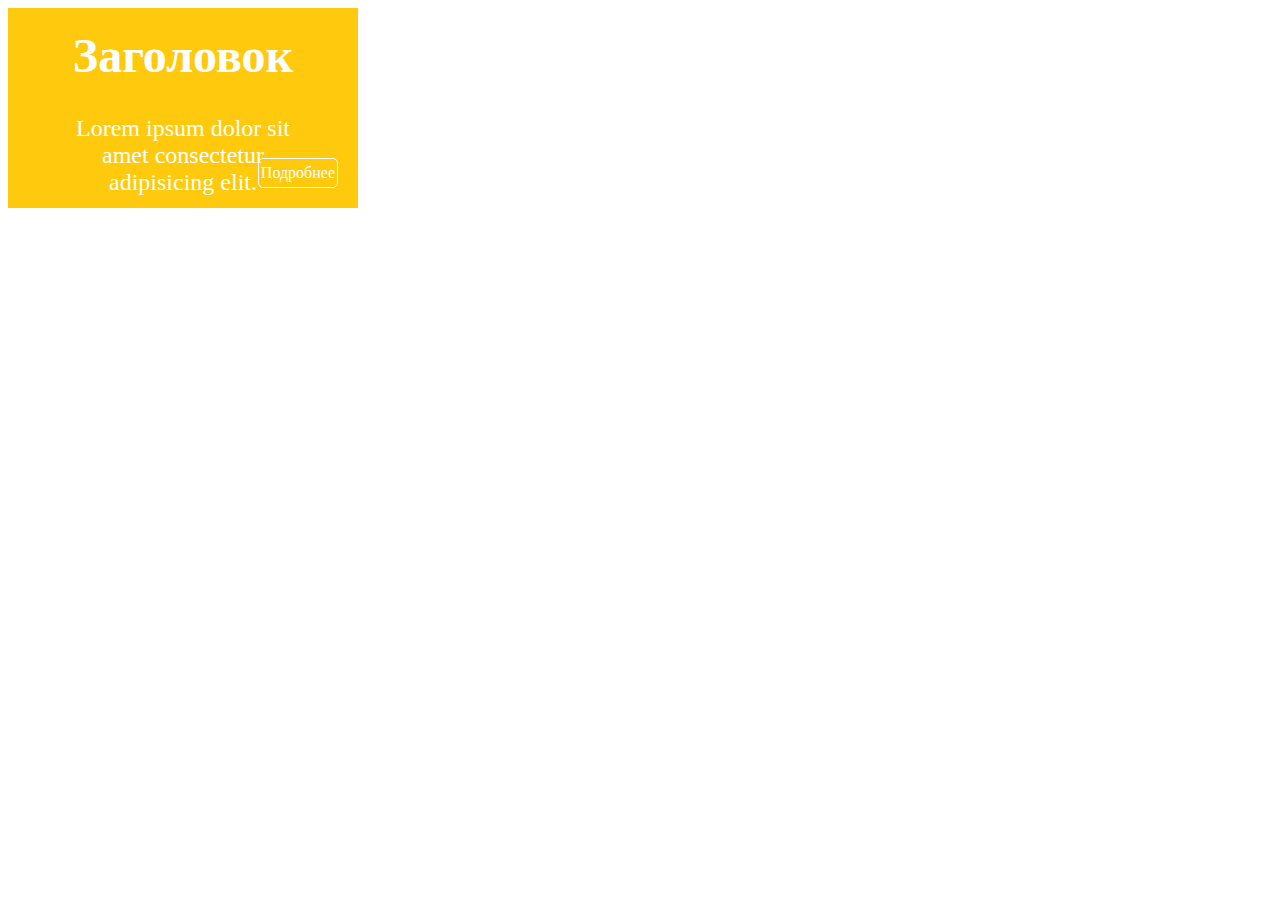
<file: banner/index.html>
<!DOCTYPE html>
<html>

<head>
    <title>Анимированный баннер</title>
    <style>
        #banner {
            width: 350px;
            height: 200px;
            position: relative;
            overflow: hidden;
        }

        #banner-image {
            width: 100%;
            height: 100%;
            object-fit: contain;
        }

        #banner-text {
            position: absolute;
            top: 50%;
            left: 50%;
            transform: translate(-50%, -50%);
            color: white;
            font-size: 24px;
            text-align: center;
        }

        #banner-button {
            position: absolute;
            bottom: 20px;
            right: 20px;
            padding: 5px 2px;
            border: 1px solid white;
            border-radius: 5px;
            color: white;
            text-decoration: none;
        }

        #banner-button:hover {
            background-color: white;
            color: black;
        }

        @keyframes fade-in {
            from {
                opacity: 0;
            }

            to {
                opacity: 1;
            }
        }

        @keyframes fade-out {
            from {
                opacity: 1;
            }

            to {
                opacity: 0;
            }
        }

        @keyframes slide-in-from-left {
            from {
                transform: translateX(-100%);
            }

            to {
                transform: translateX(0);
            }
        }

        @keyframes slide-out-to-right {
            from {
                transform: translateX(0);
            }

            to {
                transform: translateX(100%);
            }
        }

        @keyframes slide-in-from-right {
            from {
                transform: translateX(100%);
            }

            to {
                transform: translateX(0);
            }
        }

        @keyframes slide-out-to-left {
            from {
                transform: translateX(0);
            }

            to {
                transform: translateX(-100%);
            }
        }

        @keyframes slide-in-from-top {
            from {
                transform: translateY(-100%);
            }

            to {
                transform: translateY(0);
            }
        }

        @keyframes slide-out-to-bottom {
            from {
                transform: translateY(0);
            }

            to {
                transform: translateY(100%);
            }
        }

        @keyframes slide-in-from-bottom {
            from {
                transform: translateY(100%);
            }

            to {
                transform: translateY(0);
            }
        }

        @keyframes slide-out-to-top {
            from {
                transform: translateY(0);
            }

            to {
                transform: translateY(-100%);
            }
        }
    </style>
</head>

<body>
    <div id="banner">
        <img id="banner-image" src="banner-image.png" alt="Анимированный баннер">
        <div id="banner-text">
            <h1>Заголовок</h1>
            <p>Lorem ipsum dolor sit amet consectetur adipisicing elit.</p>
        </div>
        <a id="banner-button" href="https://ru.wikipedia.org/" target="_blank">Подробнее</a>
    </div>

    <script>
        // Создаем анимацию для текста
        const bannerText = document.getElementById('banner-text');
        bannerText.style.animation = 'fade-in 2s ease-in-out';

        // Создаем анимацию для кнопки
        const bannerButton = document.getElementById('banner-button');
        bannerButton.style.animation = 'fade-in 2s ease-in-out';

        // Создаем анимацию для перехода между сценами
        const bannerImage = document.getElementById('banner-image');
        let currentScene = 0;
        const scenes = [
            {
                image: 'banner-image-1.png',
                text: 'Первая сцена',
                animation: 'slide-in-from-left'
            },
            {
                image: 'banner-image-2.png',
                text: 'Вторая сцена',
                animation: 'slide-in-from-right'
            },
            {
                image: 'banner-image-3.png',
                text: 'Третья сцена',
                animation: 'slide-in-from-top'
            }
        ];

        function changeScene() {
            // Удаляем анимацию из текущей сцены
            bannerImage.style.animation = '';

            // Меняем изображение и текст
            bannerImage.src = scenes[currentScene].image;
            bannerText.innerHTML = '<h1>' + scenes[currentScene].text + '</h1>';

            // Добавляем анимацию для новой сцены
            bannerImage.style.animation = scenes[currentScene].animation + ' 2s ease-in-out';

            // Переключаемся на следующую сцену
            currentScene = (currentScene + 1) % scenes.length;

            // Запускаем таймер для перехода к следующей сцене
            setTimeout(changeScene, 10000);
        }

        // Запускаем таймер для перехода к следующей сцене
        setTimeout(changeScene, 10000);
    </script>
</body>

</html>
</file>
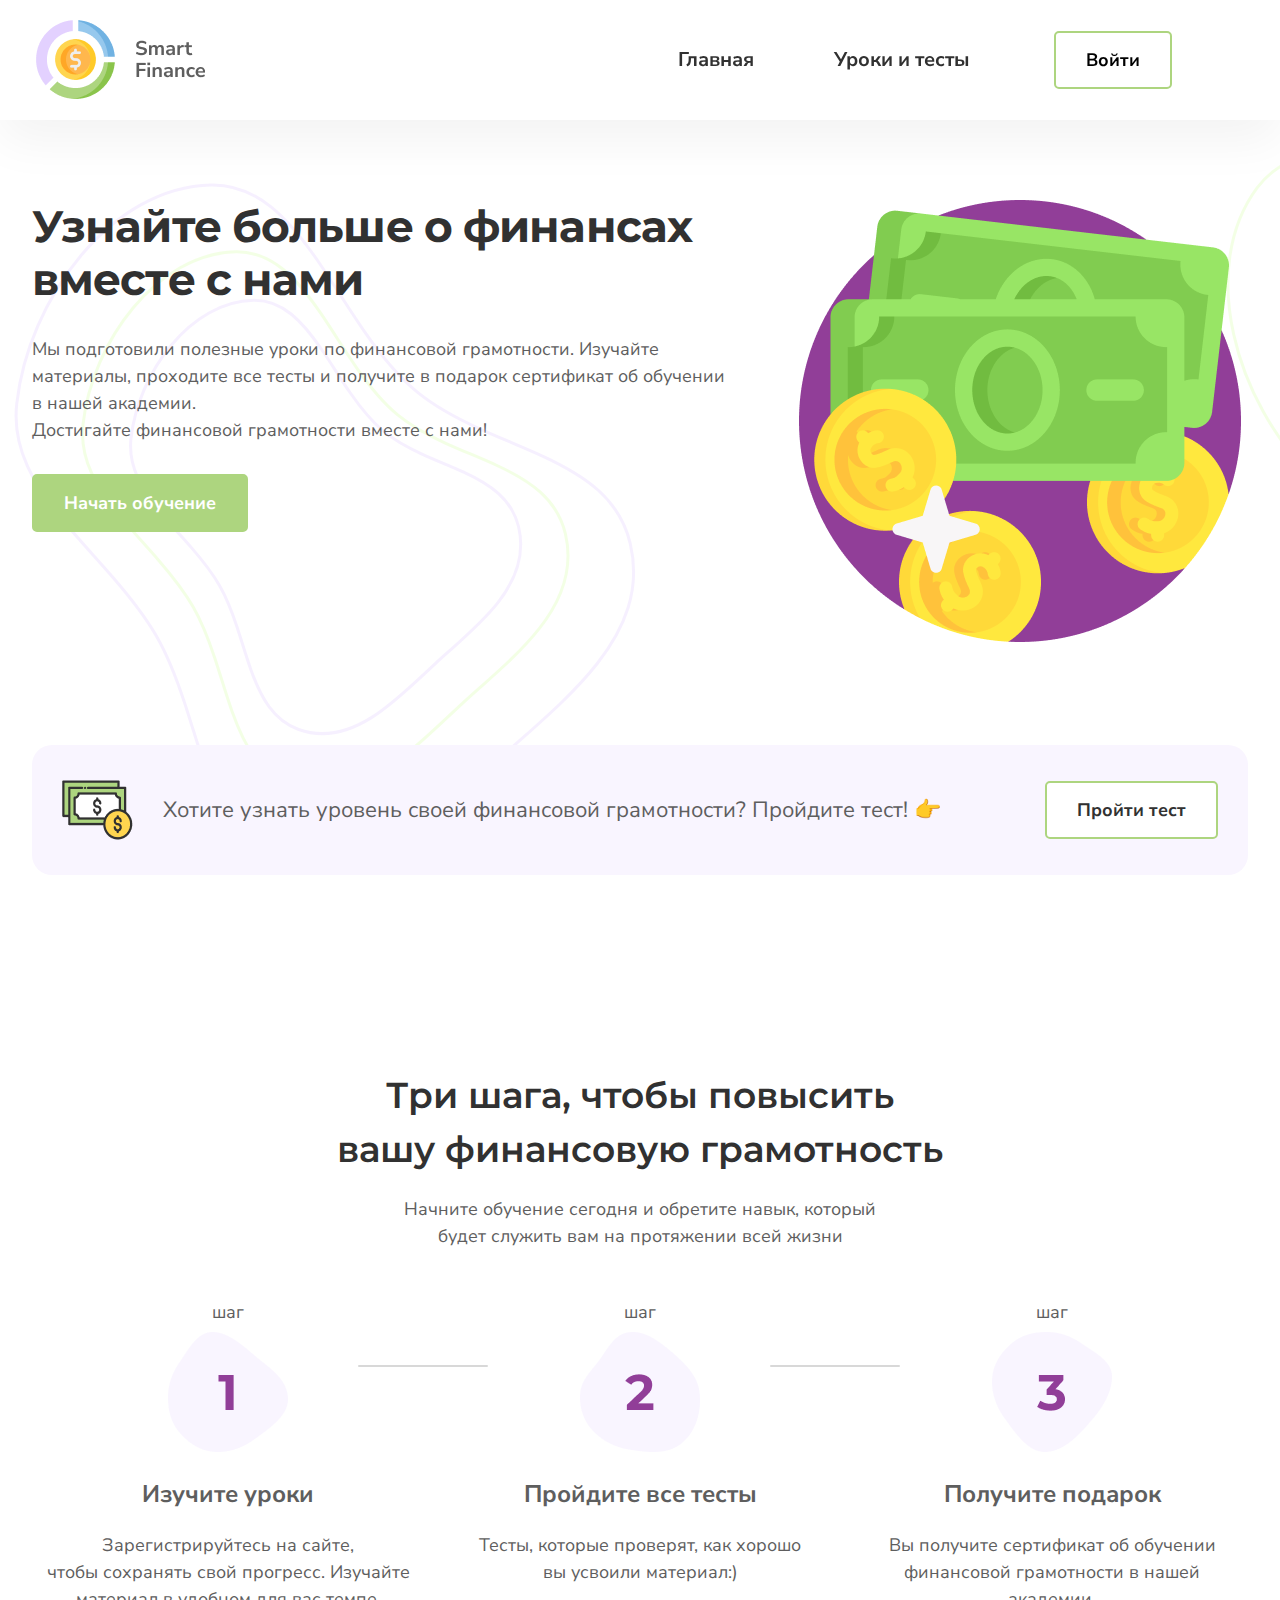
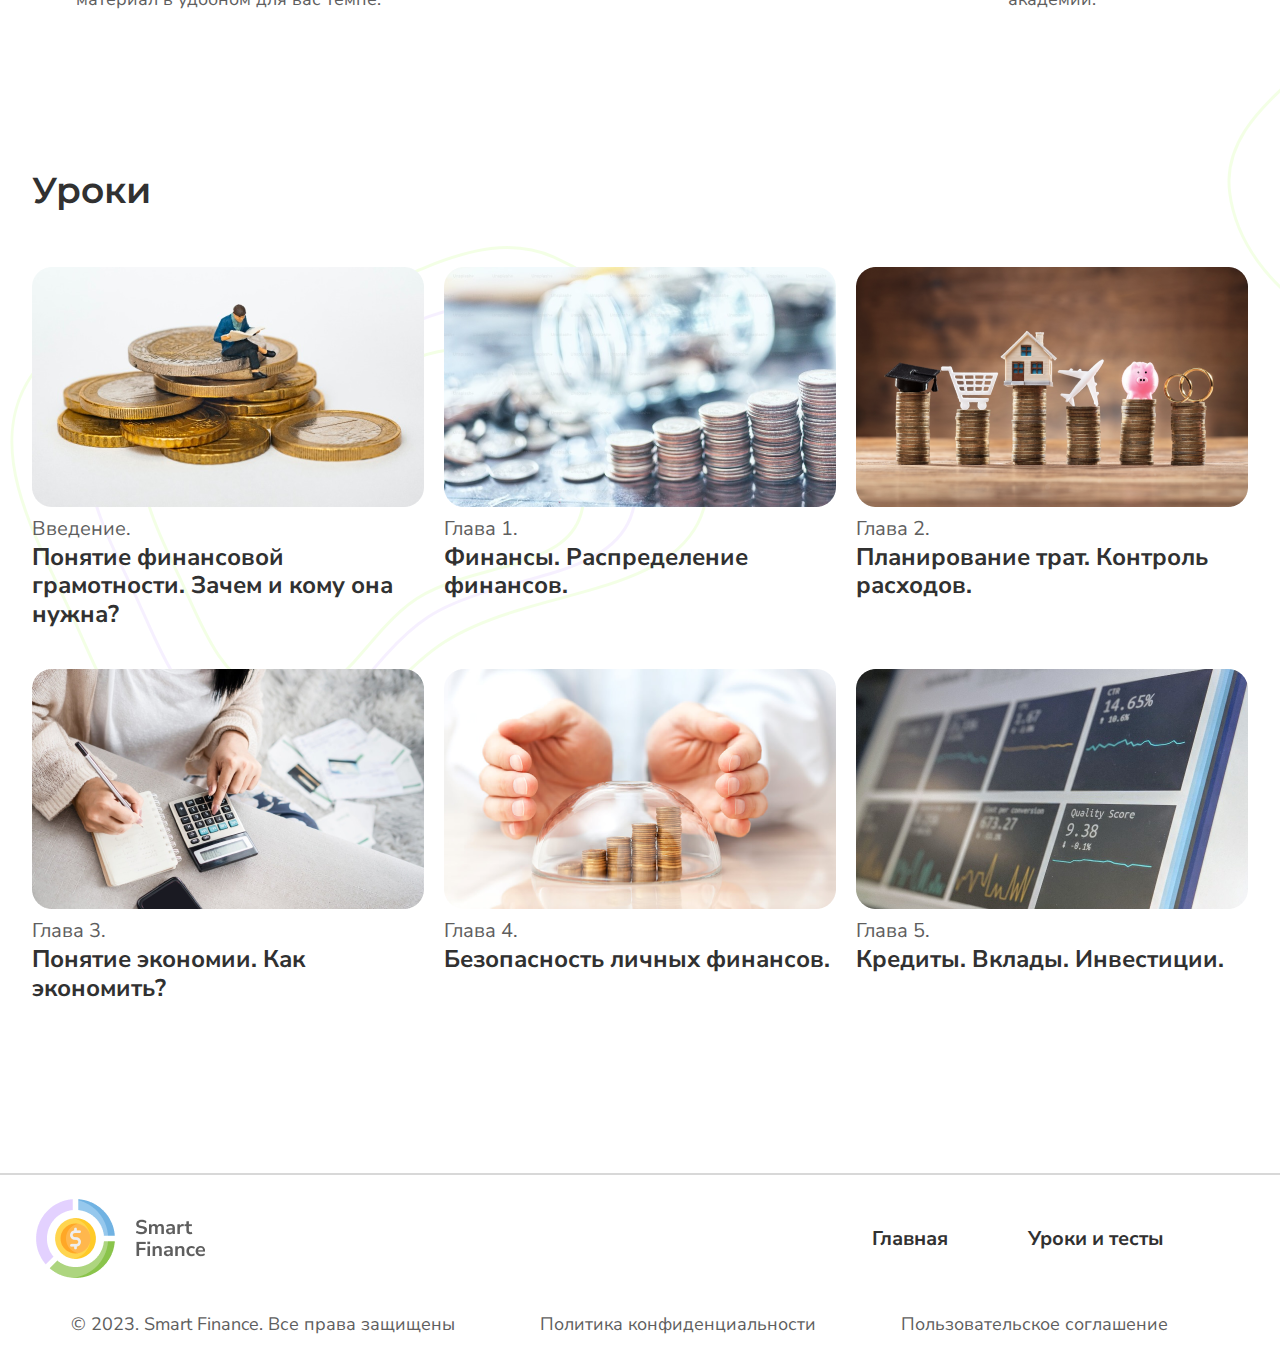
<file: index1.html>
<!DOCTYPE html>
<html lang="en">
<head>
    <meta charset="UTF-8">
    <title>Smart Finance</title>
    <meta name="viewport" content="width=device-width">
    <link rel="stylesheet" href="styles/style.css">
</head>
<body>
<section class="main">
    <header class="header">
        <div class="container">
            <div class="logo">
                <img src="images/logo.png" alt="Logo">
            </div>
            <nav class="menu">
                <input type="checkbox" id="burger-checkbox" class="burger-checkbox">
                <label for="burger-checkbox" class="burger"></label>
                <ul class="menu-list">
                    <li class="menu-item">
                        <a href="index1.html" data-link="main">Главная</a>
                    </li>
                    <li class="menu-item">
                        <a href="index11.html" data-link="lessons">Уроки и тесты</a>
                    </li>
                </ul>
            </nav>
            <div class="access">
                <button class="button" id="access-button">Войти</button>
            </div>
        </div>
    </header>

    <section class="main-content">
        <div class="container">
            <div class="main-info">
                <h1 class="main-title">Узнайте больше о финансах вместе с нами</h1>
                <p class="main-text">
                    Мы подготовили полезные уроки по финансовой грамотности. Изучайте материалы, проходите все тесты
                    и получите в подарок сертификат об обучении в нашей академии.
                    <br>Достигайте финансовой грамотности вместе с нами!
                </p>
                <div class="main-action">
                    <a href="index11.html">
                        <button class="button" id="main-action-button">Начать обучение</button>
                    </a>
                </div>
            </div>
            <img src="images/main-finance.png" alt="Finance" class="main-image">
        </div>
    </section>

    <section class="test">
        <div class="container">
            <div class="test-image">
                <img src="images/test-img.png" alt="TestImage">
            </div>
            <div class="test-info">
                <p class="test-text">Хотите узнать уровень своей финансовой грамотности? Пройдите тест! 👉</p>
            </div>
            <button class="button" id="test-button"><a href="index5.html">Пройти тест</a></button>
        </div>
    </section>
</section>

<section class="steps">
    <div class="container">
        <div class="all-title steps-title">Три шага, чтобы повысить <br> вашу финансовую грамотность</div>
        <p class="steps-slogan">Начните обучение сегодня и обретите навык, который будет служить вам на протяжении всей
            жизни</p>
        <div class="step-items">
            <div class="step-item">
                <p class="step">шаг</p>
                <img src="images/step1.png" alt="Step 1" class="step-item-image">
                <div class="step-item-title">Изучите уроки</div>
                <div class="step-item-text">Зарегистрируйтесь на сайте, чтобы сохранять свой прогресс. Изучайте материал
                    в удобном для вас темпе.
                </div>
            </div>
            <div class="step-line1"></div>
            <div class="step-item">
                <p class="step">шаг</p>
                <img src="images/step2.png" alt="Step 2" class="step-item-image">
                <div class="step-item-title">Пройдите все тесты</div>
                <div class="step-item-text">Тесты, которые проверят, как хорошо вы усвоили материал:)</div>
            </div>
            <div class="step-line2"></div>
            <div class="step-item">
                <p class="step">шаг</p>
                <img src="images/step3.png" alt="Step 3" class="step-item-image">
                <div class="step-item-title">Получите подарок</div>
                <div class="step-item-text">Вы получите сертификат об обучении финансовой грамотности в нашей
                    академии.
                </div>
            </div>
        </div>
    </div>
</section>

<section class="lessons">
    <div class="container">
        <div class="lessons-title all-title"><a href="index11.html" class="lesson-item-a">Уроки</a></div>
        <div class="lesson-items">
            <div class="lesson-item">
                <a href="index3.html" class="lesson-item-a">
                    <img src="images/lesson0.png" alt="Lesson 0" class="lesson-item-image">
                    <div class="lesson-item-title">Введение.</div>
                    <div class="lesson-item-text">Понятие финансовой грамотности. Зачем и кому она нужна?</div>
                </a>
            </div>
            <div class="lesson-item">
                <a href="index2.html" class="lesson-item-a">
                    <img src="images/lesson1.png" alt="Lesson 1" class="lesson-item-image">
                    <div class="lesson-item-title">Глава 1.</div>
                    <div class="lesson-item-text">Финансы. Распределение финансов.</div>
                </a>
            </div>
            <div class="lesson-item">
                <a href="index4.html" class="lesson-item-a">
                    <img src="images/lesson2.png" alt="Lesson 2" class="lesson-item-image">
                    <div class="lesson-item-title">Глава 2.</div>
                    <div class="lesson-item-text">Планирование трат. Контроль расходов.</div>
                </a>
            </div>
            <div class="lesson-item">
                <a href="index6.html" class="lesson-item-a">
                    <img src="images/lesson3.png" alt="Lesson 3" class="lesson-item-image">
                    <div class="lesson-item-title">Глава 3.</div>
                    <div class="lesson-item-text">Понятие экономии. Как экономить?</div>
                </a>
            </div>
            <div class="lesson-item">
                <a href="index7.html" class="lesson-item-a">
                    <img src="images/lesson4.png" alt="Lesson 4" class="lesson-item-image">
                    <div class="lesson-item-title">Глава 4.</div>
                    <div class="lesson-item-text">Безопасность личных финансов.</div>
                </a>
            </div>
            <div class="lesson-item">
                <a href="index8.html" class="lesson-item-a">
                    <img src="images/lesson5.png" alt="Lesson 5" class="lesson-item-image">
                    <div class="lesson-item-title">Глава 5.</div>
                    <div class="lesson-item-text">Кредиты. Вклады. Инвестиции.</div>
                </a>
            </div>
        </div>
    </div>
</section>
<section class="footer-all">
    <footer class="footer">
        <div class="container">
            <div class="logo">
                <img src="images/logo.png" alt="Logo">
            </div>
            <nav class="footer-menu menu">
                <ul class="menu-list">
                    <li class="menu-item">
                        <a href="index1.html" data-link="main">Главная</a>
                    </li>
                    <li class="menu-item">
                        <a href="index11.html" data-link="lessons">Уроки и тесты</a>
                    </li>
                </ul>
            </nav>
        </div>
    </footer>
    <section class="footer-second">
        <div class="container">
            <div class="footer-info">
                <p>© 2023. Smart Finance. Все права защищены</p>
                <p>Политика конфиденциальности</p>
                <p>Пользовательское соглашение</p>
            </div>
        </div>
    </section>
</section>
</body>
</html>
</file>
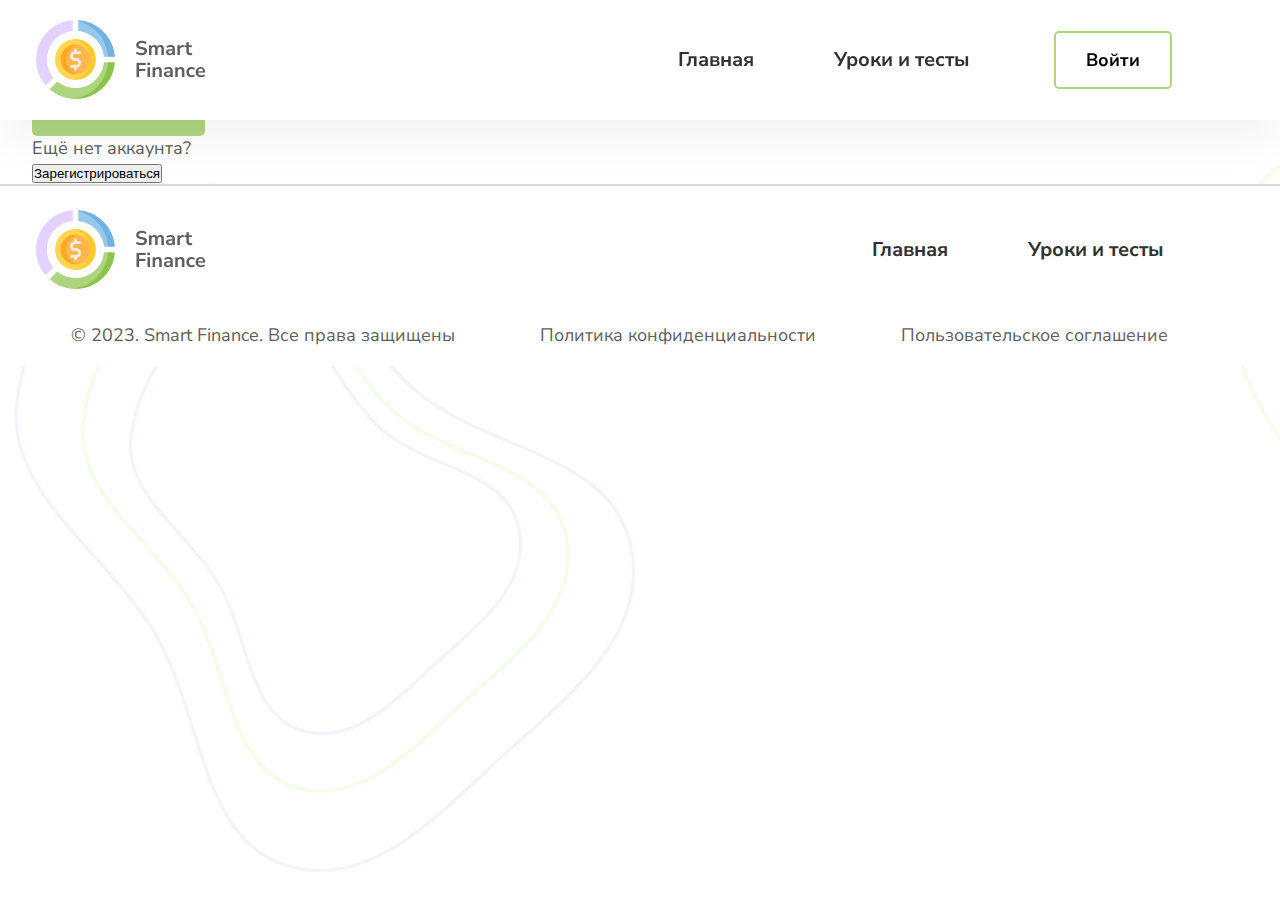
<file: index10.html>
<!DOCTYPE html>
<html lang="en">
<head>
    <meta charset="UTF-8">
    <meta name="viewport" content="width=device-width">
    <title>Entrance</title>
    <link rel="stylesheet" href="styles/style.css">
</head>
<body>
<section class="main">
    <header class="header">
        <div class="container">
            <div class="logo">
                <a href="index1.html">
                    <img src="images/logo.png" alt="Logo">
                </a>
            </div>
            <nav class="menu">
                <input type="checkbox" id="burger-checkbox" class="burger-checkbox">
                <label for="burger-checkbox" class="burger"></label>
                <ul class="menu-list">
                    <li class="menu-item">
                        <a href="index1.html" data-link="main">Главная</a>
                    </li>
                    <li class="menu-item">
                        <a href="index11.html" data-link="lessons">Уроки и тесты</a>
                    </li>
                </ul>
            </nav>
            <div class="access">
                <button class="button" id="access-button">Войти</button>
            </div>
        </div>
    </header>
</section>
<section class="registration">
    <div class="container">
        <h1 class="all-title">Войдите в аккаунт</h1>
        <form action="">
            <div class="input-info">
                <label>Укажите вашу электронную почту
                    <input type="email" size="30" placeholder="Ваша электронная почта" required>
                </label>
                <label>Введите пароль
                    <input type="password" size="10" placeholder="Ваш пароль" required>
                </label>
            </div>
            <button class="button" id="main-action-button"><input type="submit">Войти</button>
            <div class="line-entrance"></div>
            <p>Ещё нет аккаунта?</p>
            <button>Зарегистрироваться</button>
        </form>
    </div>
</section>

<section class="footer-all">
    <footer class="footer">
        <div class="container">
            <div class="logo">
                <img src="images/logo.png" alt="Logo">
            </div>
            <nav class="footer-menu menu">
                <ul class="menu-list">
                    <li class="menu-item">
                        <a href="index1.html" data-link="main">Главная</a>
                    </li>
                    <li class="menu-item">
                        <a href="index11.html" data-link="lessons">Уроки и тесты</a>
                    </li>
                </ul>
            </nav>
        </div>
    </footer>
    <section class="footer-second">
        <div class="container">
            <div class="footer-info">
                <p>© 2023. Smart Finance. Все права защищены</p>
                <p>Политика конфиденциальности</p>
                <p>Пользовательское соглашение</p>
            </div>
        </div>
    </section>
</section>
</body>
</html>
</file>
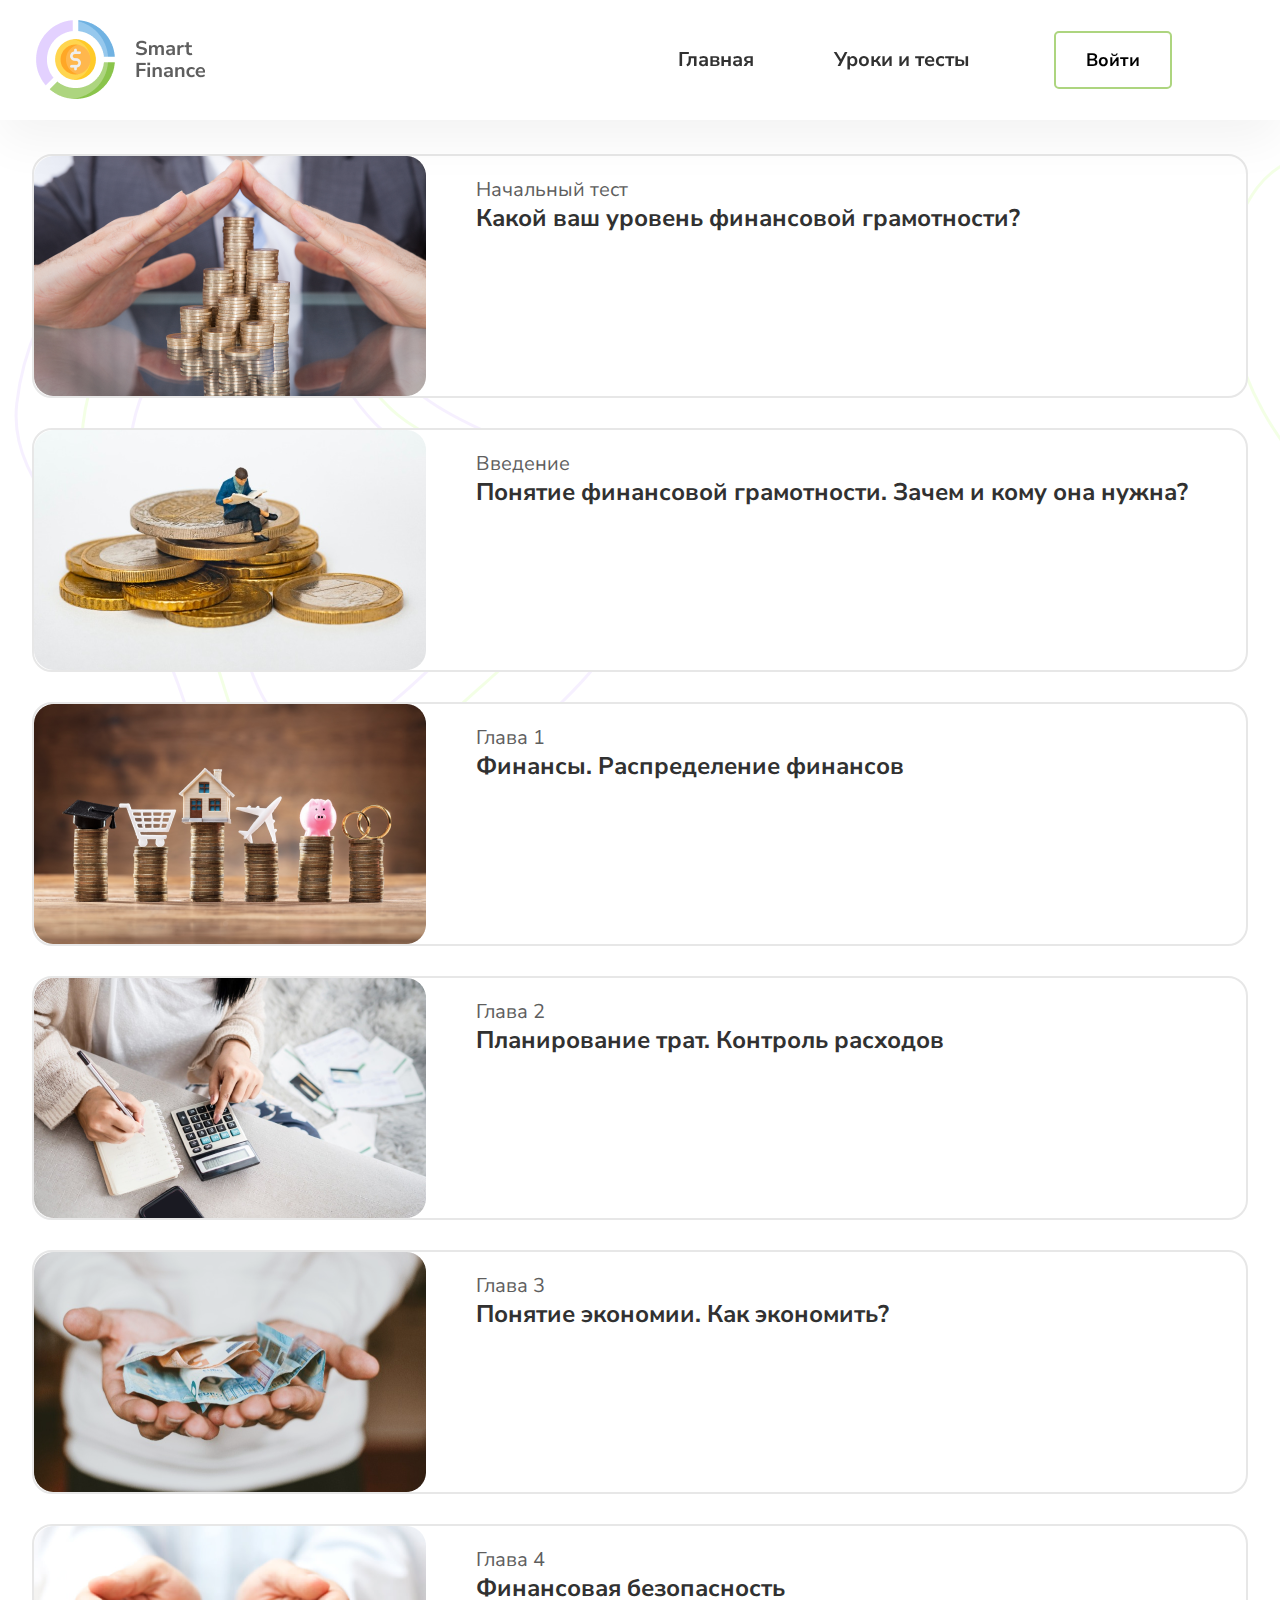
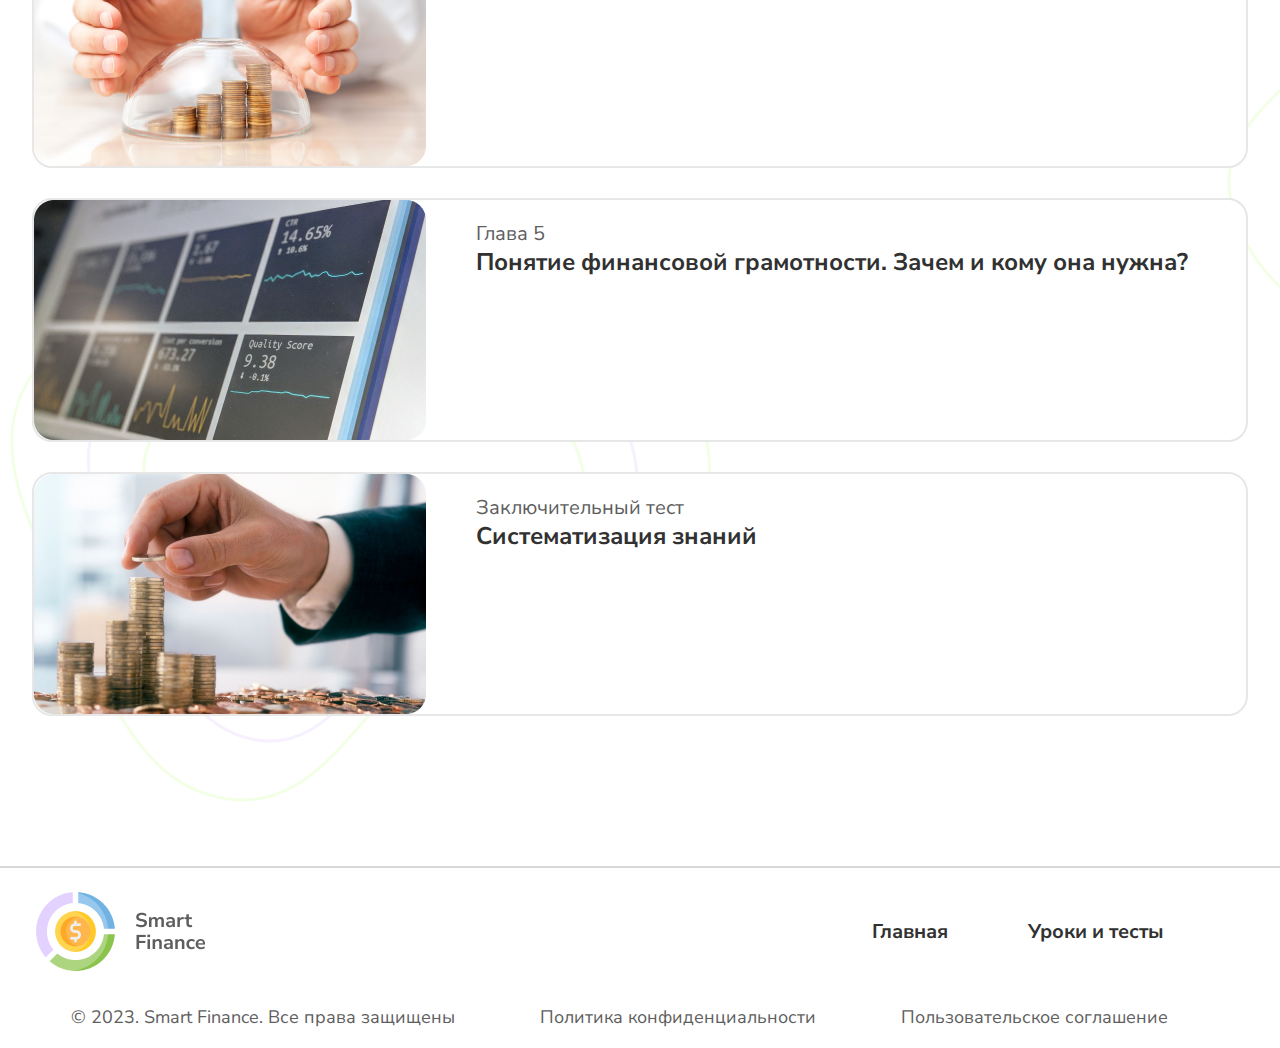
<file: index11.html>
<!DOCTYPE html>
<html lang="en">
<head>
    <meta charset="UTF-8">
    <meta name="viewport" content="width=device-width">
    <title>Lessons and tests</title>
    <link rel="stylesheet" href="styles/style.css">
</head>
<body>
<section class="main">
    <header class="header">
        <div class="container">
            <div class="logo">
                <a href="index1.html">
                    <img src="images/logo.png" alt="Logo">
                </a>
            </div>
            <nav class="menu">
                <input type="checkbox" id="burger-checkbox" class="burger-checkbox">
                <label for="burger-checkbox" class="burger"></label>
                <ul class="menu-list">
                    <li class="menu-item">
                        <a href="index1.html" data-link="main">Главная</a>
                    </li>
                    <li class="menu-item">
                        <a href="index11.html" data-link="lessons">Уроки и тесты</a>
                    </li>
                </ul>
            </nav>
            <div class="access">
                <button class="button" id="access-button">Войти</button>
            </div>
        </div>
    </header>
</section>
<section class="list">
    <div class="container">
        <div class="all-title">Уроки и тесты</div>
        <div class="list-items">
            <div class="list-item">
                <img src="images/lessons-list-test1.png" alt="" class="list-item-image">
                <div class="list-item-text">
                    <div class="lesson-item-title">Начальный тест</div>
                    <a href="index5.html">
                        <div class="lesson-item-text">Какой ваш уровень финансовой грамотности?</div>
                    </a>
                    <div class="lesson-test-result">
<!--                       <img src="images/test-result-good.png" alt="">-->
<!--                      <p>8 из 8 правильных ответов. Завершено на 100%</p>-->
                    </div>
                </div>
            </div>
            <div class="list-item">
                <img src="images/lessons-list-0.png" class="list-item-image">
                <div class="list-item-text">
                    <div class="lesson-item-title">Введение</div>
                    <a href="index3.html">
                        <div class="lesson-item-text">Понятие финансовой грамотности. Зачем и кому она нужна?</div>
                    </a>
                </div>
            </div>
            <div class="list-item">
                <img src="images/lessons-list-1.png" class="list-item-image">
                <div class="list-item-text">
                    <div class="lesson-item-title">Глава 1</div>
                    <a href="index2.html">
                        <div class="lesson-item-text">Финансы. Распределение финансов</div>
                    </a>
                </div>
            </div>
            <div class="list-item">
                <img src="images/lessons-list-2.png" class="list-item-image">
                <div class="list-item-text">
                    <div class="lesson-item-title">Глава 2</div>
                    <a href="index4.html">
                        <div class="lesson-item-text">Планирование трат. Контроль расходов</div>
                    </a>
                </div>
            </div>
            <div class="list-item">
                <img src="images/lessons-list-3.png" class="list-item-image">
                <div class="list-item-text">
                    <div class="lesson-item-title">Глава 3</div>
                    <a href="index6.html">
                        <div class="lesson-item-text">Понятие экономии. Как экономить?</div>
                    </a>
                </div>
            </div>
            <div class="list-item">
                <img src="images/lessons-list-4.png" class="list-item-image">
                <div class="list-item-text">
                    <div class="lesson-item-title">Глава 4</div>
                    <a href="index7.html">
                        <div class="lesson-item-text">Финансовая безопасность</div>
                    </a>
                </div>
            </div>
            <div class="list-item">
                <img src="images/lessons-list-5.png" class="list-item-image">
                <div class="list-item-text">
                    <div class="lesson-item-title">Глава 5</div>
                    <a href="index8.html">
                        <div class="lesson-item-text">Понятие финансовой грамотности. Зачем и кому она нужна?</div>
                    </a>
                </div>
            </div>
            <div class="list-item">
                <img src="images/lessons-list-test2.png" alt="" class="list-item-image">
                <div class="list-item-text">
                    <div class="lesson-item-title">Заключительный тест</div>
                    <a href="index12.html">
                        <div class="lesson-item-text">Систематизация знаний</div>
                    </a>
                    <div class="lesson-test-result">
<!--                        <img src="images/test-result-good.png" alt="">-->
<!--                        <p>Вы ещё не приступали к прохождению теста</p>-->
                    </div>
                </div>
            </div>
        </div>
    </div>
</section>
<section class="footer-all">
    <footer class="footer">
        <div class="container">
            <div class="logo">
                <img src="images/logo.png" alt="Logo">
            </div>
            <nav class="footer-menu menu">
                <ul class="menu-list">
                    <li class="menu-item">
                        <a href="index1.html" data-link="main">Главная</a>
                    </li>
                    <li class="menu-item">
                        <a href="index11.html" data-link="lessons">Уроки и тесты</a>
                    </li>
                </ul>
            </nav>
        </div>
    </footer>
    <section class="footer-second">
        <div class="container">
            <div class="footer-info">
                <p>© 2023. Smart Finance. Все права защищены</p>
                <p>Политика конфиденциальности</p>
                <p>Пользовательское соглашение</p>
            </div>
        </div>
    </section>
</section>
</body>
</html>
</file>
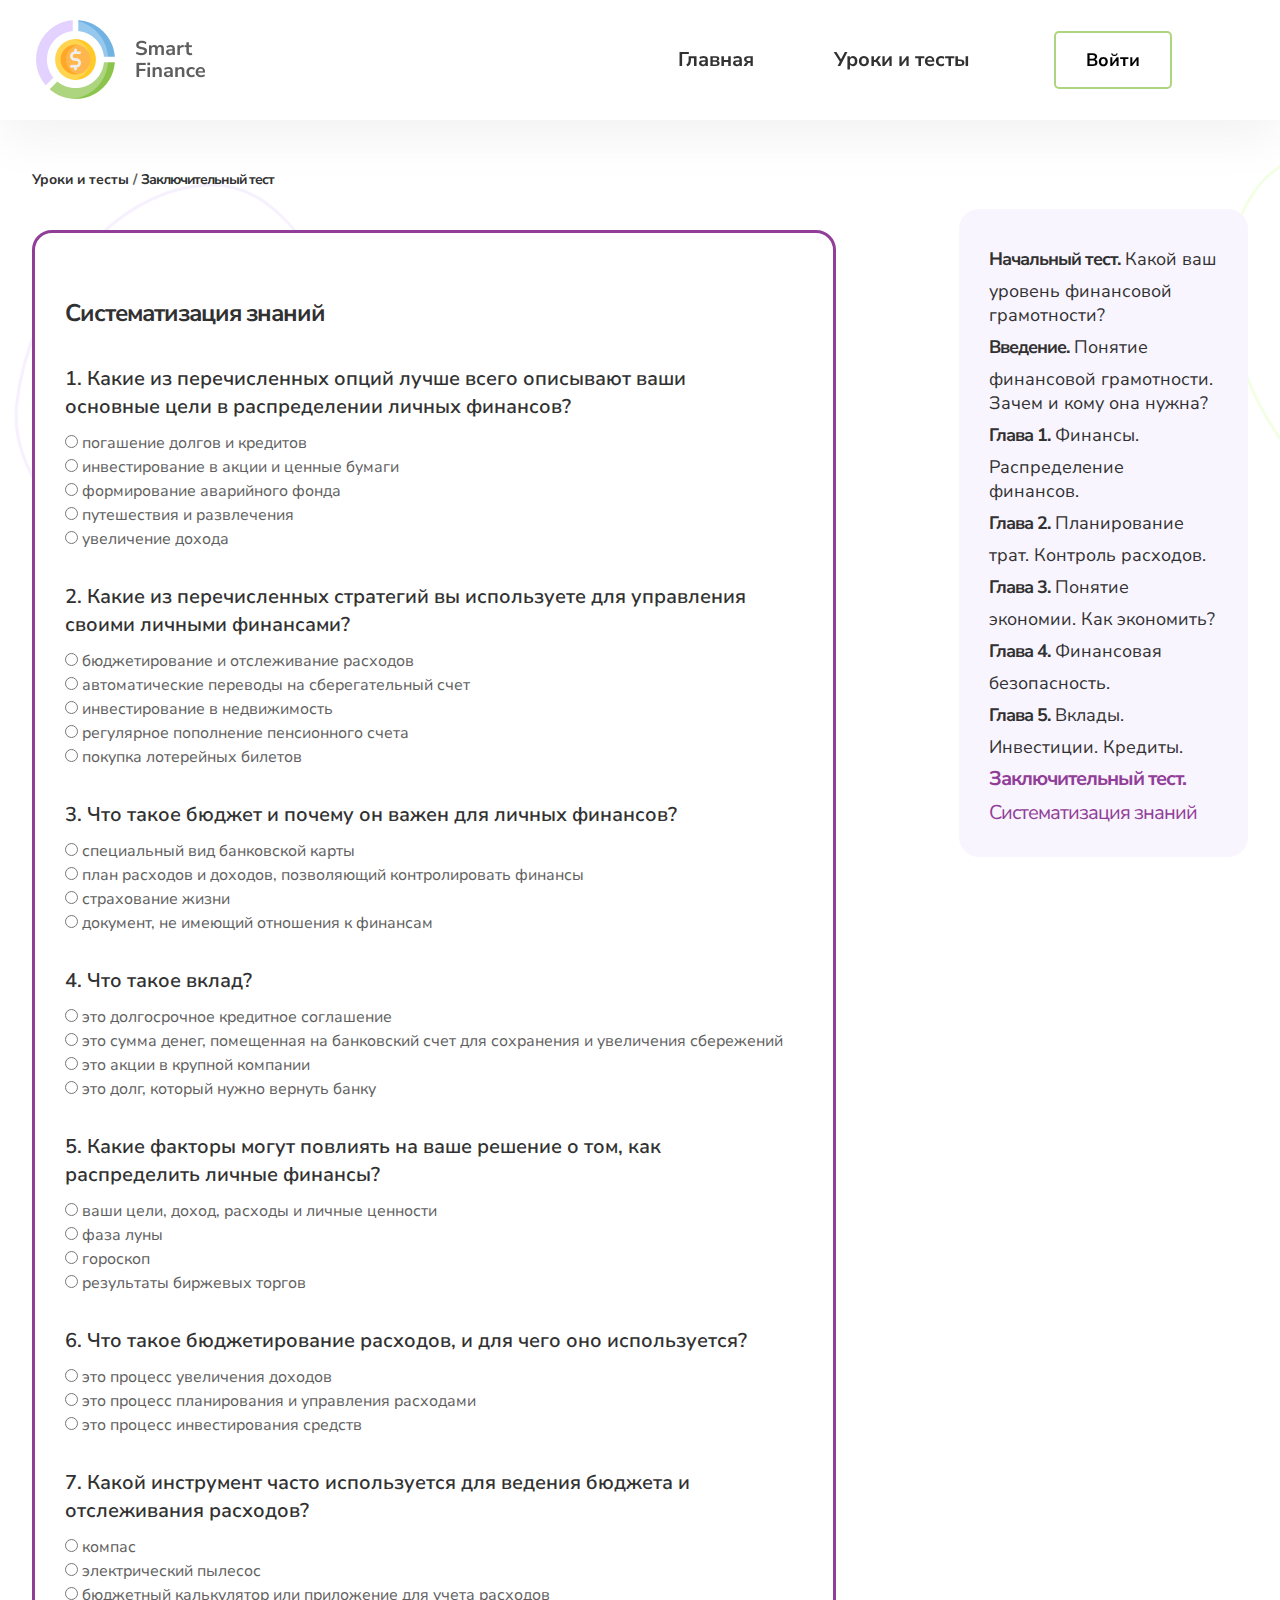
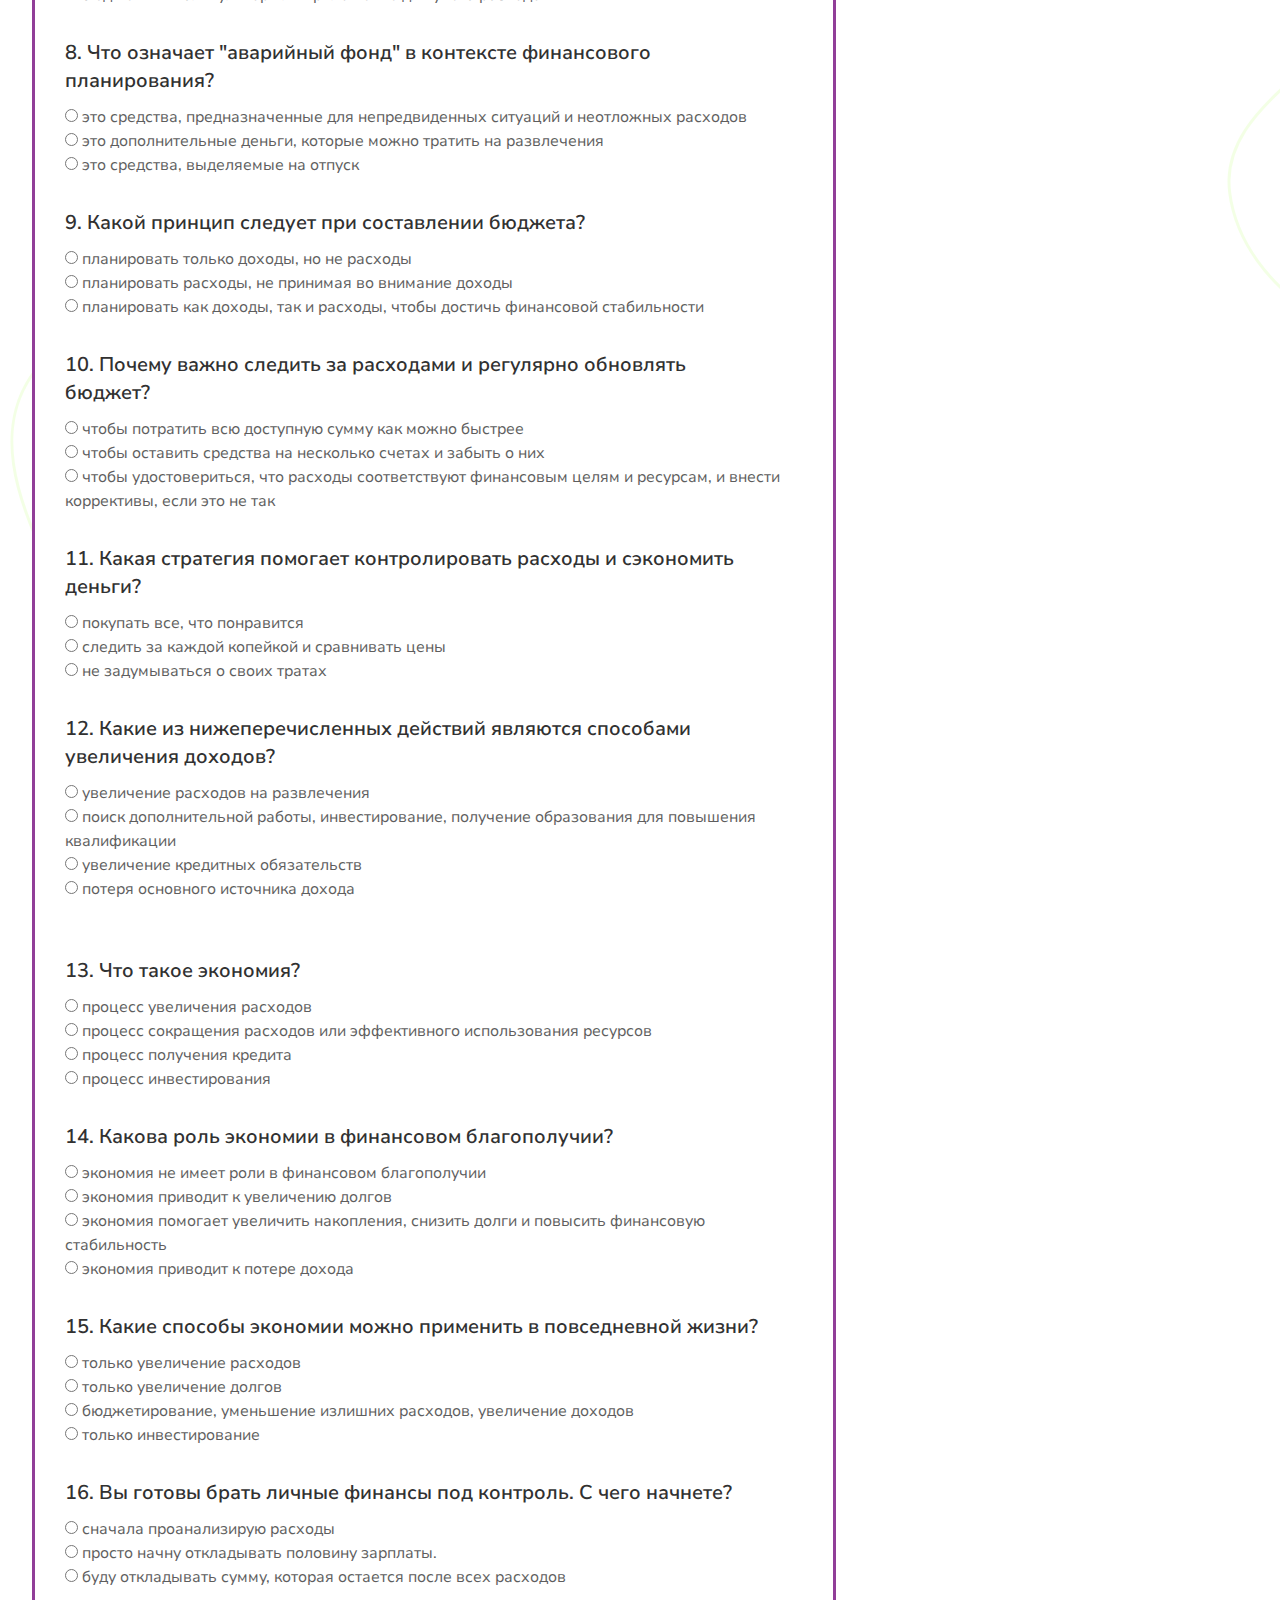
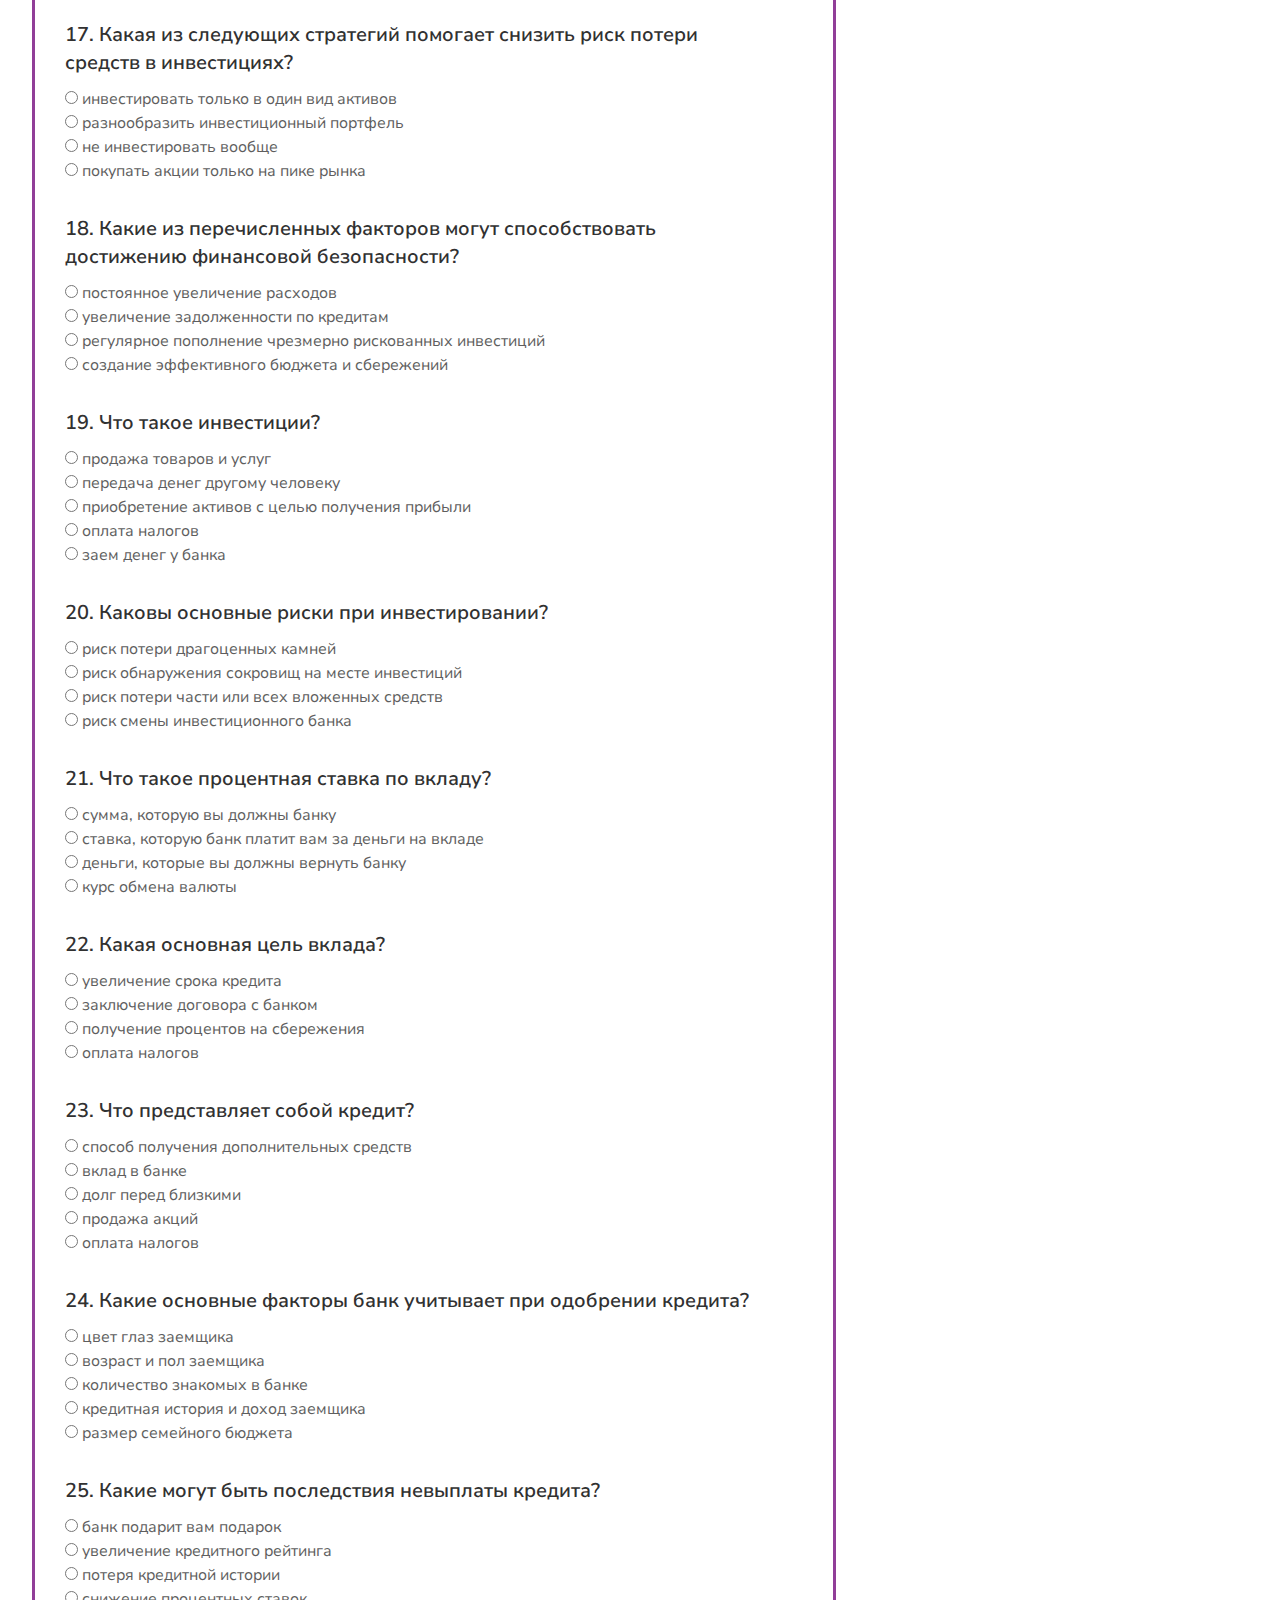
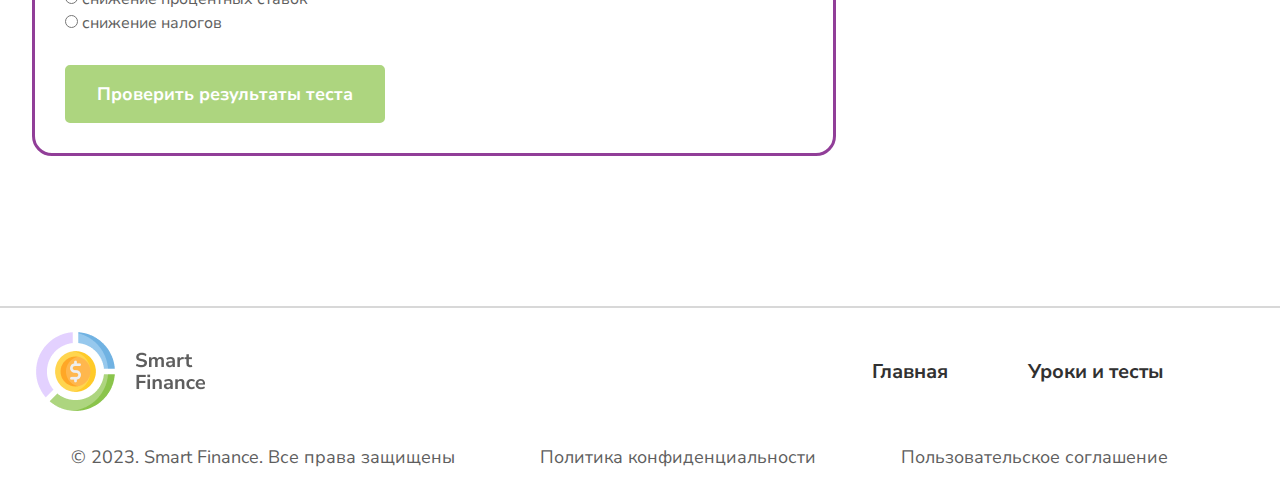
<file: index12.html>
<!DOCTYPE html>
<html lang="en">
<head>
    <meta charset="UTF-8">
    <title>Final test</title>
    <meta name="viewport" content="width=device-width">
    <link rel="stylesheet" href="styles/style.css">
</head>
<body>
<section class="main">
    <header class="header">
        <div class="container">
            <div class="logo">
                <a href="index1.html">
                    <img src="images/logo.png" alt="Logo">
                </a>
            </div>
            <nav class="menu">
                <input type="checkbox" id="burger-checkbox" class="burger-checkbox">
                <label for="burger-checkbox" class="burger"></label>
                <ul class="menu-list">
                    <li class="menu-item">
                        <a href="index1.html" data-link="main">Главная</a>
                    </li>
                    <li class="menu-item">
                        <a href="index11.html" data-link="lessons">Уроки и тесты</a>
                    </li>
                </ul>
            </nav>
            <div class="access">
                <button class="button" id="access-button">Войти</button>
            </div>
        </div>
    </header>
</section>
<section class="text">
    <div class="container">
        <div class="lesson-container">
            <div class="breadcrumps">
                <p class="breadcrumps"><a href="index11.html">Уроки и тесты</a> / <span class="bold">Заключительный тест </span></p>
            </div>
            <form name="test" id="test-list" class="test-form">
                <div class="little-lessons-title"><span class="bold">Систематизация знаний </span>  </div>
                <div id="que1" class="ddd">
                    <p class="test-question">1. Какие из перечисленных опций лучше всего описывают ваши основные цели в распределении личных финансов?</p>
                    <label>
                        <input type="radio" name="question1" value="a"> погашение долгов и кредитов<br>
                    </label>
                    <label>
                        <input type="radio" name="question1" value="b"> инвестирование в акции и ценные бумаги<br>
                    </label>
                    <label>
                        <input type="radio" name="question1" value="c"> формирование аварийного фонда<br>
                    </label>
                    <label>
                        <input type="radio" name="question1" value="d"> путешествия и развлечения<br>
                    </label>
                    <label>
                        <input type="radio" name="question1" value="e">  увеличение дохода<br>
                    </label>
                </div>
                
                <div id="que2">
                    <p class="test-question">2. Какие из перечисленных стратегий вы используете для управления своими личными финансами?</p>
                    <label>
                        <input type="radio" name="question2" value="a"> бюджетирование и отслеживание расходов<br>
                    </label>
                    <label>
                        <input type="radio" name="question2" value="b"> автоматические
                        переводы на сберегательный счет<br>
                    </label>
                    <label>
                        <input type="radio" name="question2" value="c"> инвестирование в недвижимость<br>
                    </label>
                    <label>
                        <input type="radio" name="question2" value="c"> регулярное пополнение пенсионного счета<br>
                    </label>
                    <label>
                        <input type="radio" name="question2" value="c"> покупка лотерейных билетов<br>
                    </label>
                </div>

                <div id="que3">
                    <p class="test-question">3. Что такое бюджет и почему он важен для личных финансов?</p>
                    <label>
                        <input type="radio" name="question3" value="a"> специальный вид банковской карты<br>
                    </label>
                    <label>
                        <input type="radio" name="question3" value="b"> план расходов и доходов, позволяющий контролировать финансы<br>
                    </label>
                    <label>
                        <input type="radio" name="question3" value="c"> страхование жизни<br>
                    </label>
                    <label>
                        <input type="radio" name="question3" value="c"> документ, не имеющий отношения к финансам<br>
                    </label>
                </div>

                <div id="que4">
                    <p class="test-question">4. Что такое вклад?</p>
                    <label>
                        <input type="radio" name="question4" value="a"> это долгосрочное кредитное соглашение<br>
                    </label>
                    <label>
                        <input type="radio" name="question4" value="b"> это сумма денег, помещенная на банковский счет для сохранения и увеличения сбережений<br>
                    </label>
                    <label>
                        <input type="radio" name="question4" value="c"> это акции в крупной компании<br>
                    </label>
                    <label>
                        <input type="radio" name="question4" value="d"> это долг, который нужно вернуть банку<br>                    
                    </label>
                </div>

                <div id="que5">
                    <p class="test-question">5. Какие факторы могут повлиять на ваше решение о том, как распределить личные финансы?</p>
                    <label>
                        <input type="radio" name="question5" value="a"> ваши цели, доход, расходы и личные ценности<br>
                    </label>
                    <label>
                        <input type="radio" name="question5" value="b"> фаза луны<br>
                    </label>
                    <label>
                        <input type="radio" name="question5" value="c"> гороскоп<br>
                    </label>
                    <label>
                        <input type="radio" name="question5" value="d"> результаты биржевых торгов<br>
                    </label>
                </div>

                <div id="que6">
                    <p class="test-question">6. Что такое бюджетирование расходов, и для чего оно используется?</p>
                    <label>
                        <input type="radio" name="question6" value="a"> это процесс увеличения доходов<br>
                    </label>
                    <label>
                        <input type="radio" name="question6" value="b"> это процесс планирования и управления расходами<br>
                    </label>
                    <label>
                        <input type="radio" name="question6" value="c"> это процесс инвестирования средств<br>
                    </label>
                </div>

                <div id="que7">
                    <p class="test-question">7. Какой инструмент часто используется для ведения бюджета и отслеживания расходов?</p>
                    <label>
                        <input type="radio" name="question7" value="a"> компас<br>
                    </label>
                    <label>
                        <input type="radio" name="question7" value="b"> электрический пылесос<br>
                    </label>
                    <label>
                        <input type="radio" name="question7" value="c"> бюджетный калькулятор или приложение для учета расходов<br>
                    </label>
                </div>

                <div id="que8">
                    <p class="test-question">8. Что означает "аварийный фонд" в контексте финансового планирования?</p>
                    <label>
                        <input type="radio" name="question8" value="a"> это средства, предназначенные для непредвиденных ситуаций и неотложных расходов<br>
                    </label>
                    <label>
                        <input type="radio" name="question8" value="b"> это дополнительные деньги, которые можно тратить на развлечения<br>
                    </label>
                    <label>
                        <input type="radio" name="question8" value="c"> это средства, выделяемые на отпуск<br>
                    </label>
                </div>

                <div id="que9">
                    <p class="test-question">9. Какой принцип следует при составлении бюджета?</p>
                    <label>
                        <input type="radio" name="question9" value="a"> планировать только доходы, но не расходы<br>
                    </label>
                    <label>
                        <input type="radio" name="question9" value="b"> планировать расходы, не принимая во внимание доходы<br>
                    </label>
                    <label>
                        <input type="radio" name="question9" value="c"> планировать как доходы, так и расходы, чтобы достичь финансовой стабильности<br>
                    </label>
                </div>

                <div id="que10">
                    <p class="test-question">10. Почему важно следить за расходами и регулярно обновлять бюджет?</p>
                    <label>
                        <input type="radio" name="question10" value="a"> чтобы потратить всю доступную сумму как можно быстрее<br>
                    </label>
                    <label>
                        <input type="radio" name="question10" value="b"> чтобы оставить средства на несколько счетах и забыть о них<br>
                    </label>
                    <label>
                        <input type="radio" name="question10" value="c"> чтобы удостовериться, что расходы соответствуют финансовым целям и ресурсам, и внести коррективы, если это не так<br>
                    </label>
                </div>

                <div id="que11">
                    <p class="test-question">11. Какая стратегия помогает контролировать расходы и сэкономить деньги?</p>
                    <label>
                        <input type="radio" name="question11" value="a"> покупать все, что понравится<br>
                    </label>
                    <label>
                        <input type="radio" name="question11" value="b"> следить за каждой копейкой и сравнивать цены<br>
                    </label>
                    <label>
                        <input type="radio" name="question11" value="c"> не задумываться о своих тратах<br>
                    </label>
                </div>

                <div id="que12">
                    <p class="test-question">12. Какие из нижеперечисленных действий являются способами увеличения доходов?</p>
                    <label>
                        <input type="radio" name="question12" value="a"> увеличение расходов на развлечения<br>
                    </label>
                    <label>
                        <input type="radio" name="question12" value="b"> поиск дополнительной работы, инвестирование, получение образования для повышения квалификации<br>
                    </label>
                    <label>
                        <input type="radio" name="question12" value="c"> увеличение кредитных обязательств<br>
                    </label>
                        <input type="radio" name="question12" value="d"> потеря основного источника дохода<br>
                    </label><br>
                    </label>
                </div>

                <div id="que13">
                    <p class="test-question">13. Что такое экономия?</p>
                    <label>
                        <input type="radio" name="question13" value="a"> процесс увеличения расходов<br>
                    </label>
                    <label>
                        <input type="radio" name="question13" value="b"> процесс сокращения расходов или эффективного использования ресурсов<br>
                    </label>
                    <label>
                        <input type="radio" name="question13" value="c"> процесс получения кредита<br>
                    </label>
                    <label>
                        <input type="radio" name="question13" value="d"> процесс инвестирования<br>
                    </label>
                </div>

                <div id="que14">
                    <p class="test-question">14. Какова роль экономии в финансовом благополучии?</p>
                    <label>
                        <input type="radio" name="question14" value="a"> экономия не имеет роли в финансовом благополучии<br>
                    </label>
                    <label>
                        <input type="radio" name="question14" value="b"> экономия приводит к увеличению долгов<br>
                    </label>
                    <label>
                        <input type="radio" name="question14" value="c"> экономия помогает увеличить накопления, снизить долги и повысить финансовую стабильность<br>
                    </label>
                    <label>
                        <input type="radio" name="question14" value="d"> экономия приводит к потере дохода<br>
                    </label>
                </div>

                <div id="que15">
                    <p class="test-question">15. Какие способы экономии можно применить в повседневной жизни?</p>
                    <label>
                        <input type="radio" name="question15" value="a"> только увеличение расходов<br>
                    </label>
                    <label>
                        <input type="radio" name="question15" value="b"> только увеличение долгов<br>
                    </label>
                    <label>
                        <input type="radio" name="question15" value="c"> бюджетирование, уменьшение излишних расходов, увеличение доходов<br>
                    </label>
                    <label>
                        <input type="radio" name="question15" value="d"> только инвестирование<br>
                    </label>
                </div>
                
                <div id="que16">
                    <p class="test-question">16. Вы готовы брать личные финансы под контроль. С чего начнете?</p>
                    <label>
                        <input type="radio" name="question16" value="a"> сначала проанализирую расходы<br>
                    </label>
                    <label>
                        <input type="radio" name="question16" value="b"> просто начну откладывать половину зарплаты.<br>
                    </label>
                    <label>
                        <input type="radio" name="question16" value="c"> буду откладывать сумму, которая остается после всех расходов<br>
                    </label>
                 </div>
                
                 <div id="que17">
                    <p class="test-question">17. Какая из следующих стратегий помогает снизить риск потери средств в инвестициях?</p>
                    <label>
                        <input type="radio" name="question17" value="a"> инвестировать только в один вид активов<br>
                    </label>
                    <label>
                        <input type="radio" name="question17" value="b"> разнообразить инвестиционный портфель<br>
                    </label>
                    <label>
                        <input type="radio" name="question17" value="c"> не инвестировать вообще<br>
                    </label>
                    <label>
                        <input type="radio" name="question17" value="d"> покупать акции только на пике рынка<br>
                    </label>
                </div>
                
                <div id="que18">
                    <p class="test-question">18. Какие из перечисленных факторов могут способствовать достижению финансовой безопасности?</p>
                    <label>
                        <input type="radio" name="question18" value="a"> постоянное увеличение расходов<br>
                    </label>
                    <label>
                        <input type="radio" name="question18" value="b"> увеличение задолженности по кредитам<br>
                    </label>
                    <label>
                        <input type="radio" name="question18" value="c"> регулярное пополнение чрезмерно рискованных инвестиций<br>
                    </label>
                    <label>
                        <input type="radio" name="question18" value="d"> создание эффективного бюджета и сбережений<br>
                    </label>
                </div>
                
                <div id="que19">
                    <p class="test-question">19. Что такое инвестиции?</p>
                    <label>
                        <input type="radio" name="question19" value="a"> продажа товаров и услуг<br>
                    </label>
                    <label>
                        <input type="radio" name="question19" value="b"> передача денег другому человеку<br>
                    </label>
                    <label>
                        <input type="radio" name="question19" value="c"> приобретение активов с целью получения прибыли<br>
                    </label>
                    <label>
                        <input type="radio" name="question19" value="d"> оплата налогов<br>
                    </label>
                    <label>
                        <input type="radio" name="question19" value="e"> заем денег у банка<br>
                    </label>                    
                </div>
                
                <div id="que20">
                    <p class="test-question">20. Каковы основные риски при инвестировании?</p>
                    <label>
                        <input type="radio" name="question20" value="a"> риск потери драгоценных камней<br>
                    </label>
                    <label>
                        <input type="radio" name="question20" value="b"> риск обнаружения сокровищ на месте инвестиций<br>
                    </label>
                    <label>
                        <input type="radio" name="question20" value="c"> риск потери части или всех вложенных средств<br>
                    </label>
                    <label>
                        <input type="radio" name="question20" value="d"> риск смены инвестиционного банка<br>
                    </label>                      
                </div>
                
                 <div id="que21">
                    <p class="test-question">21. Что такое процентная ставка по вкладу?</p>
                    <label>
                        <input type="radio" name="question21" value="a"> сумма, которую вы должны банку<br>
                    </label>
                    <label>
                        <input type="radio" name="question21" value="b"> ставка, которую банк платит вам за деньги на вкладе<br>
                    </label>
                    <label>
                        <input type="radio" name="question21" value="c"> деньги, которые вы должны вернуть банку<br>
                    </label>
                    <label>
                        <input type="radio" name="question21" value="d"> курс обмена валюты<br>
                    </label>                      
                </div>
                
                 <div id="que22">
                    <p class="test-question">22. Какая основная цель вклада?</p>
                    <label>
                        <input type="radio" name="question22" value="a"> увеличение срока кредита<br>
                    </label>
                    <label>
                        <input type="radio" name="question22" value="b"> заключение договора с банком<br>
                    </label>
                    <label>
                        <input type="radio" name="question22" value="c"> получение процентов на сбережения<br>
                    </label>
                    <label>
                        <input type="radio" name="question22" value="d"> оплата налогов<br>
                    </label>                      
                </div>
                
                <div id="que23">
                    <p class="test-question">23. Что представляет собой кредит?</p>
                    <label>
                        <input type="radio" name="question23" value="a"> способ получения дополнительных средств<br>
                    </label>
                    <label>
                        <input type="radio" name="question23" value="b"> вклад в банке<br>
                    </label>
                    <label>
                        <input type="radio" name="question23" value="c"> долг перед близкими<br>
                    </label>
                    <label>
                        <input type="radio" name="question23" value="d"> продажа акций<br>
                    </label>  
                    <label>
                        <input type="radio" name="question23" value="e"> оплата налогов<br>
                    </label> 
                </div>
                
                 <div id="que24">
                    <p class="test-question">24. Какие основные факторы банк учитывает при одобрении кредита?</p>
                    <label>
                        <input type="radio" name="question24" value="a"> цвет глаз заемщика<br>
                    </label>
                    <label>
                        <input type="radio" name="question24" value="b"> возраст и пол заемщика<br>
                    </label>
                    <label>
                        <input type="radio" name="question24" value="c"> количество знакомых в банке<br>
                    </label>
                    <label>
                        <input type="radio" name="question24" value="d"> кредитная история и доход заемщика<br>
                    </label>  
                    <label>
                        <input type="radio" name="question24" value="e"> размер семейного бюджета<br>
                    </label> 
                </div>
                
                  <div id="que25">
                    <p class="test-question">25. Какие могут быть последствия невыплаты кредита?</p>
                    <label>
                        <input type="radio" name="question25" value="a"> банк подарит вам подарок<br>
                    </label>
                    <label>
                        <input type="radio" name="question25" value="b"> увеличение кредитного рейтинга<br>
                    </label>
                    <label>
                        <input type="radio" name="question25" value="c"> потеря кредитной истории<br>
                    </label>
                    <label>
                        <input type="radio" name="question25" value="d"> снижение процентных ставок<br>
                    </label>  
                    <label>
                        <input type="radio" name="question25" value="e"> снижение налогов<br>
                    </label> 
                </div>
               
                <button onclick="FinalTestAnswers()" class="button" id="main-action-button">Проверить результаты теста</button>
            </form>
        </div>
        <div id="pinned-window">
            <nav class="pinned-window-menu">
                <ul class="pinned-window-list">
                    <li>
                        <a href="index5.html" class="pinned-window-item"><span class="bold">Начальный тест.</span> Какой
                            ваш уровень финансовой грамотности?</a>
                    </li>
                    <li>
                        <a href="index3.html" class="pinned-window-item"><span class="bold">Введение.</span> Понятие
                            финансовой грамотности. Зачем и кому
                            она нужна?</a>
                    </li>
                    <li>
                        <a href="index2.html" class="pinned-window-item"><span class="bold">Глава 1.</span> Финансы.
                            Распределение финансов.</a>
                    </li>
                    <li>
                        <a href="index4.html" class="pinned-window-item"><span class="bold">Глава 2.</span> Планирование
                            трат.
                            Контроль расходов.</a>
                    </li>
                    <li>
                        <a href="index6.html" class="pinned-window-item"><span class="bold">Глава 3.</span> Понятие
                            экономии. Как
                            экономить?</a>
                    </li>
                    <li>
                        <a href="index7.html" class="pinned-window-item"><span class="bold">Глава 4.</span>
                            Финансовая безопасность.</a>
                    </li>
                    <li>
                        <a href="index8.html" class="pinned-window-item"><span class="bold">Глава 5.</span> Вклады.
                            Инвестиции. Кредиты.</a>
                    </li>
                    <li>
                        <div id="now-window-item">
                            <a href="index12.html" class="pinned-window-item"><span class="bold">Заключительный тест. </span>
                            Систематизация знаний</a>
                        </div>
                    </li>
                </ul>
            </nav>
        </div>
    </div>
</section>

<section class="footer-all">
    <footer class="footer">
        <div class="container">
            <div class="logo">
                <img src="images/logo.png" alt="Logo">
            </div>
            <nav class="footer-menu menu">
                <ul class="menu-list">
                    <li class="menu-item">
                        <a href="index1.html" data-link="main">Главная</a>
                    </li>
                    <li class="menu-item">
                        <a href="index11.html" data-link="lessons">Уроки и тесты</a>
                    </li>
                </ul>
            </nav>
        </div>
    </footer>
    <section class="footer-second">
        <div class="container">
            <div class="footer-info">
                <p>© 2023. Smart Finance. Все права защищены</p>
                <p>Политика конфиденциальности</p>
                <p>Пользовательское соглашение</p>
            </div>
        </div>
    </section>
</section>
<script src="https://ajax.googleapis.com/ajax/libs/jquery/3.7.1/jquery.min.js"></script>
<script src="scripts/script.js"></script>
</body>
</html>
</file>
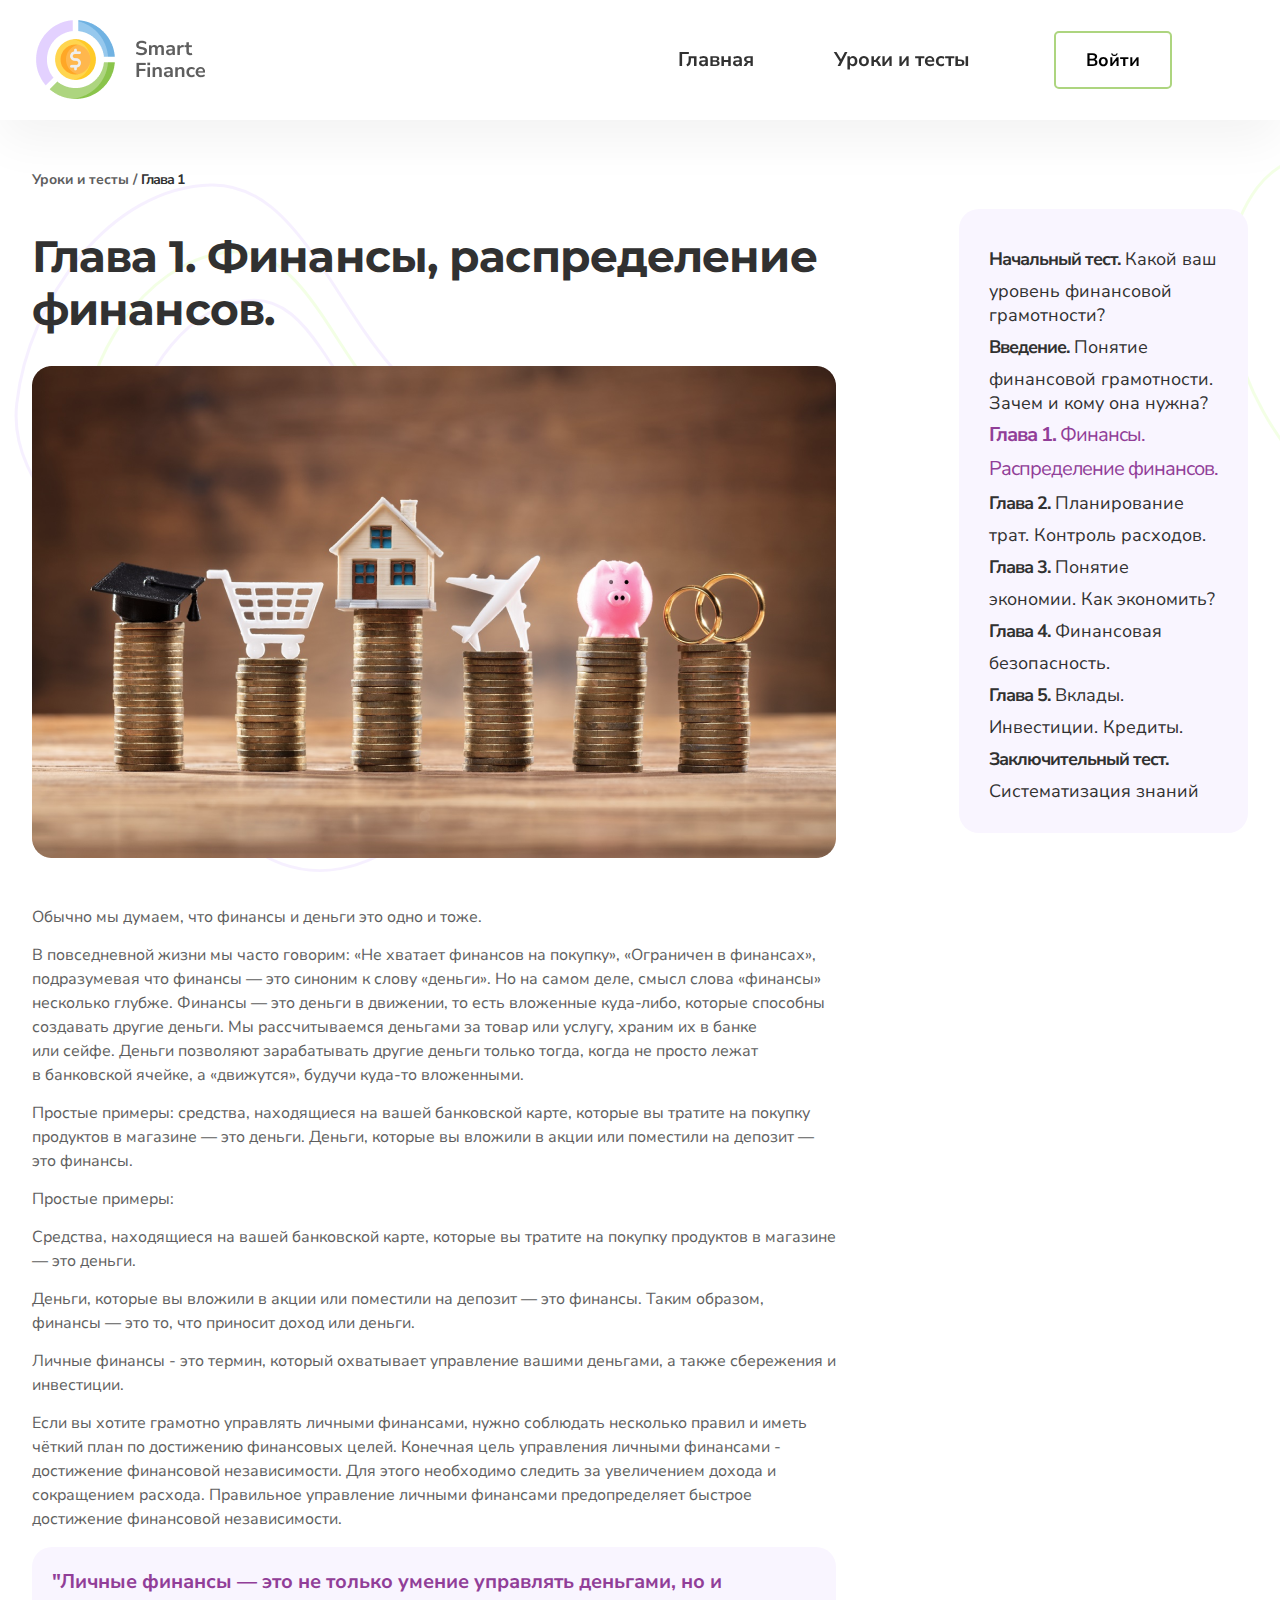
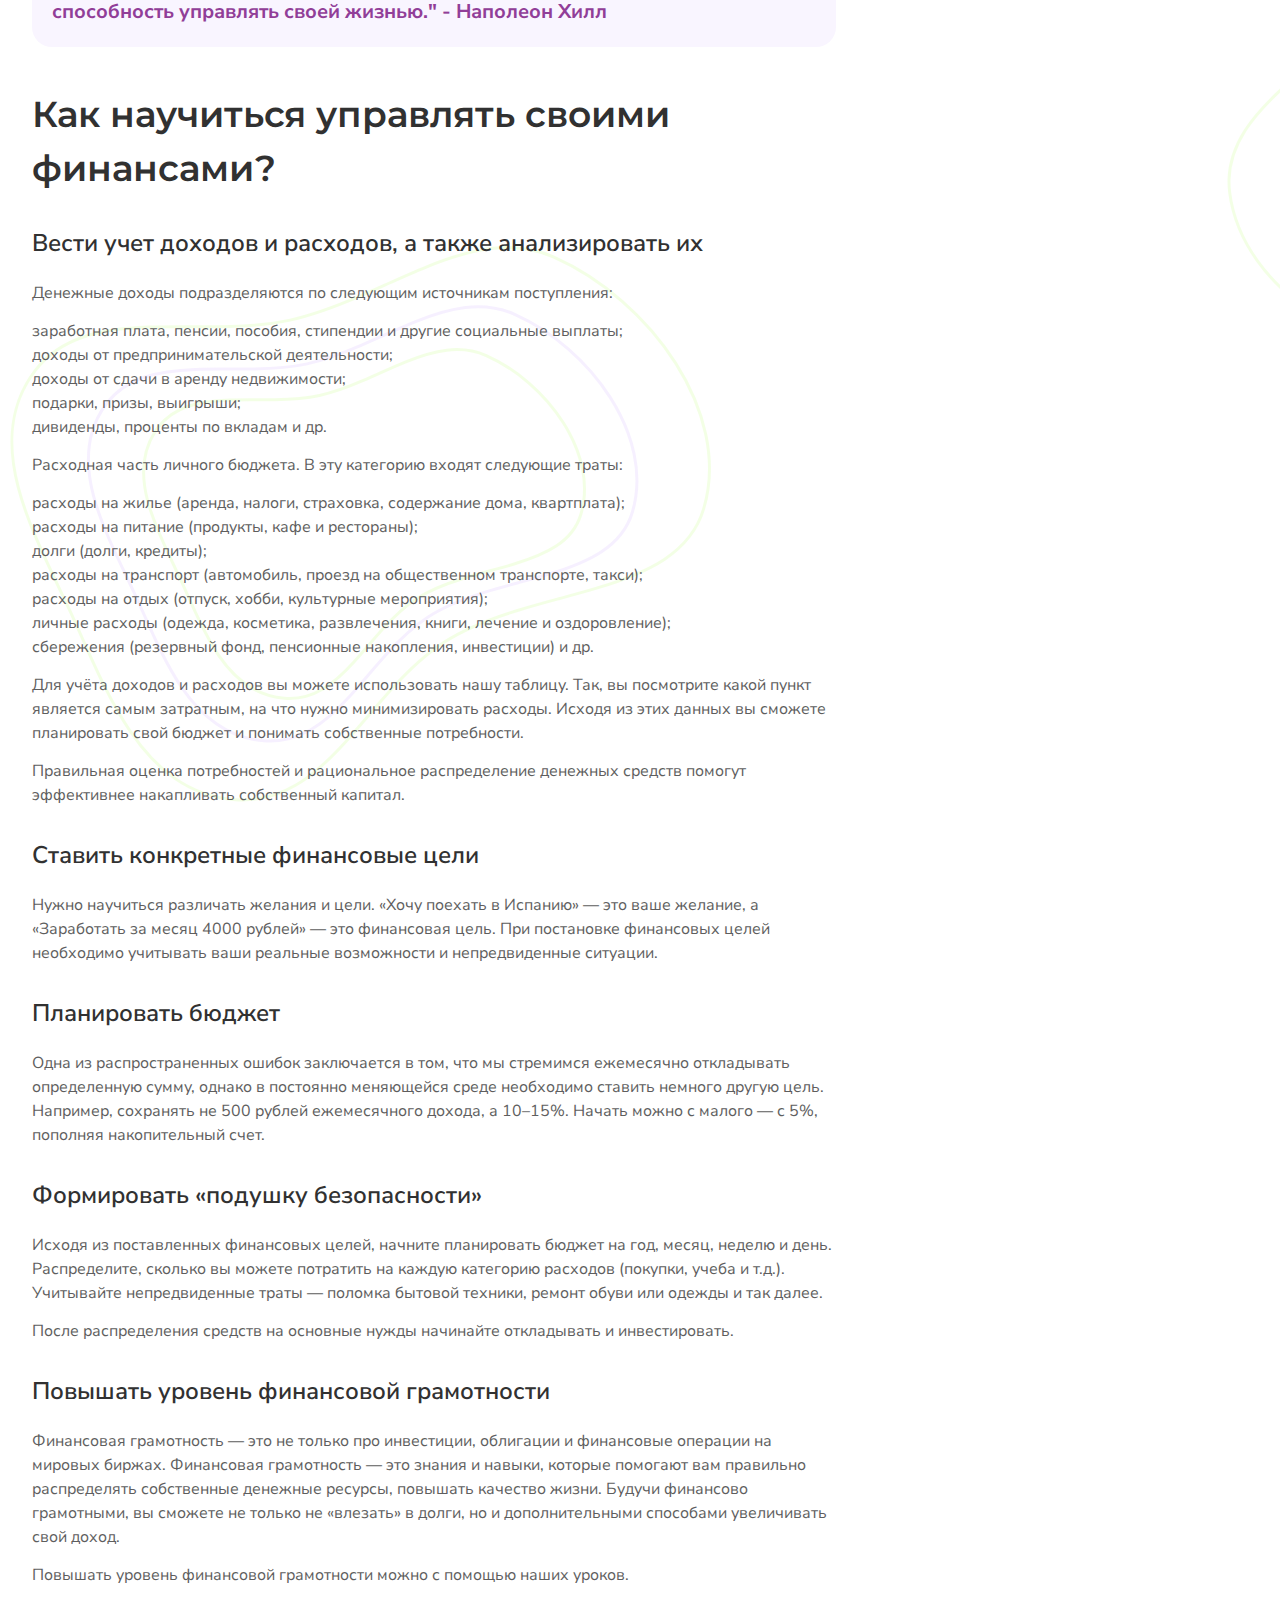
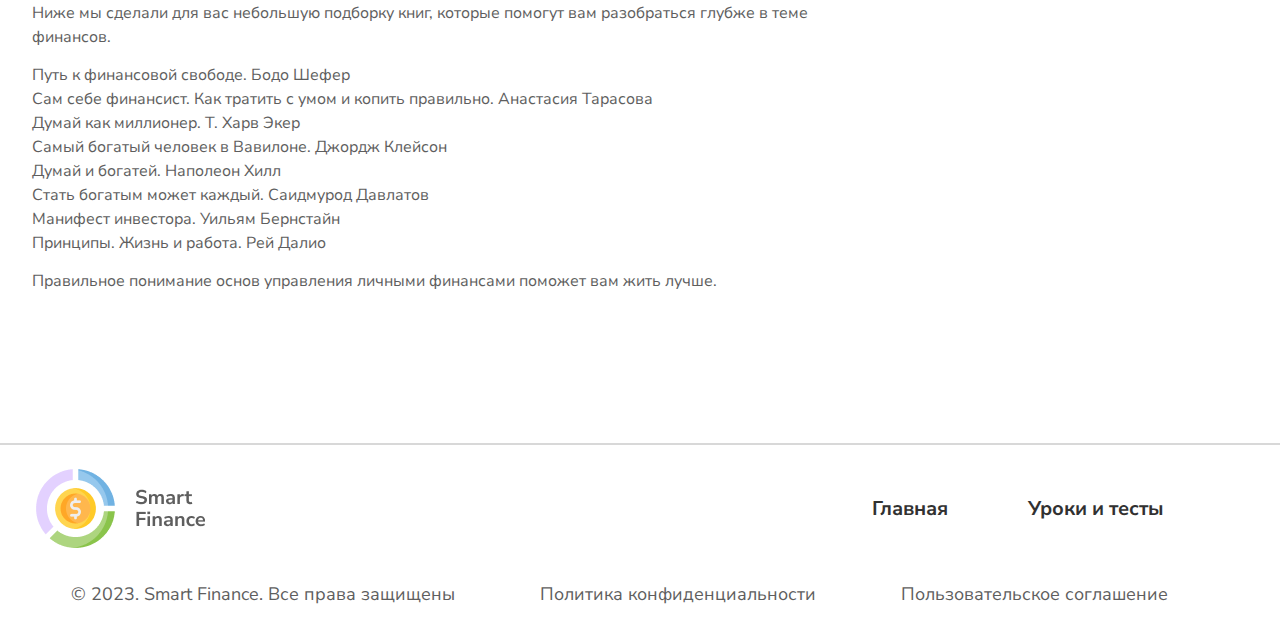
<file: index2.html>
<!DOCTYPE html>
<html lang="en">
<head>
    <meta charset="UTF-8">
    <title>Lesson 1</title>
    <meta name="viewport" content="width=device-width">
    <link rel="stylesheet" href="styles/style.css">
</head>
<body>
<section class="main">
    <header class="header">
        <div class="container">
            <div class="logo">
                <a href="index1.html">
                    <img src="images/logo.png" alt="Logo">
                </a>
            </div>
            <nav class="menu">
                <input type="checkbox" id="burger-checkbox" class="burger-checkbox">
                <label for="burger-checkbox" class="burger"></label>
                <ul class="menu-list">
                    <li class="menu-item">
                        <a href="index1.html" data-link="main">Главная</a>
                    </li>
                    <li class="menu-item">
                        <a href="index11.html" data-link="lessons">Уроки и тесты</a>
                    </li>
                </ul>
            </nav>
            <div class="access">
                <button class="button" id="access-button">Войти</button>
            </div>
        </div>
    </header>
</section>

<section class="text">
    <div class="container">
        <div class="lesson-container">
            <div class="breadcrumps">
                <p class="breadcrumps"<a href="index11.html">Уроки и тесты </a> / <span class="bold">Глава 1</span></p>
            </div>
            <h1 class="main-title">Глава 1. Финансы, распределение финансов.</h1>
            <img src="images/image1.png" alt="" class="lesson-image">
            <div class="lesson-text">
                <p class="main-text">Обычно мы думаем, что финансы и деньги это одно и тоже.
                <p>В повседневной жизни мы часто говорим: «Не хватает финансов на покупку», «Ограничен в финансах»,
                    подразумевая что финансы — это синоним к слову «деньги». Но на самом деле, смысл слова «финансы»
                    несколько глубже. Финансы — это деньги в движении, то есть вложенные куда‑либо, которые способны
                    создавать другие деньги. Мы рассчитываемся деньгами за товар или услугу, храним их в банке
                    или сейфе. Деньги позволяют зарабатывать другие деньги только тогда, когда не просто лежат
                    в банковской ячейке, а «движутся», будучи куда‑то вложенными.</p>
                <p>Простые примеры: средства, находящиеся на вашей банковской карте, которые вы тратите на покупку
                    продуктов в магазине — это деньги. Деньги, которые вы вложили в акции или поместили на депозит —
                    это финансы.</p>
                <p>Простые примеры:</p>
                <p>Средства, находящиеся на вашей банковской карте, которые вы тратите на покупку продуктов в
                    магазине — это деньги.</p>
                <p>Деньги, которые вы вложили в акции или поместили на депозит — это финансы.
                    Таким образом, финансы — это то, что приносит доход или деньги.</p>
                <p>Личные финансы - это термин, который охватывает управление вашими деньгами, а также сбережения и
                    инвестиции.</p>
                <p>Если вы хотите грамотно управлять личными финансами, нужно соблюдать несколько правил и иметь
                    чёткий план по достижению финансовых целей. Конечная цель управления личными финансами - достижение
                    финансовой независимости. Для этого необходимо следить за увеличением дохода и сокращением расхода.
                    Правильное управление личными финансами предопределяет быстрое достижение финансовой
                    независимости.</p>
                <div class="quote">
                    <p class="lesson-quote">"Личные финансы — это не только умение управлять деньгами, но и способность
                        управлять своей жизнью." - Наполеон Хилл </p>
                </div>
                <div class="all-title">Как научиться управлять своими финансами?</div>
                <div class="little-lessons-title">Вести учет доходов и расходов, а также анализировать их</div>
                <p class="main-text">Денежные доходы подразделяются по следующим источникам поступления:
                <p>
                <ul>
                    <li>заработная плата, пенсии, пособия, стипендии и другие социальные выплаты;</li>
                    <li>доходы от предпринимательской деятельности;</li>
                    <li>доходы от сдачи в аренду недвижимости;</li>
                    <li>подарки, призы, выигрыши;</li>
                    <li>дивиденды, проценты по вкладам и др.</li>
                </ul>
                </p>
                <p>Расходная часть личного бюджета. В эту категорию входят следующие траты:</p>
                <p>
                <ul>
                    <li>расходы на жилье (аренда, налоги, страховка, содержание дома, квартплата);</li>
                    <li>расходы на питание (продукты, кафе и рестораны);</li>
                    <li>долги (долги, кредиты);</li>
                    <li>расходы на транспорт (автомобиль, проезд на общественном транспорте, такси);</li>
                    <li>расходы на отдых (отпуск, хобби, культурные мероприятия);</li>
                    <li>личные расходы (одежда, косметика, развлечения, книги, лечение и оздоровление);</li>
                    <li>сбережения (резервный фонд, пенсионные накопления, инвестиции) и др.</li>
                </ul>
                </p>
                <p>Для учёта доходов и расходов вы можете использовать нашу таблицу. Так, вы посмотрите какой пункт
                    является самым затратным, на что нужно минимизировать расходы. Исходя из этих данных вы сможете
                    планировать свой бюджет и понимать собственные потребности.</p>
                <p>Правильная оценка потребностей и рациональное распределение денежных средств помогут эффективнее
                    накапливать собственный капитал.</p>
                <div class="little-lessons-title">Ставить конкретные финансовые цели</div>
                <p>Нужно научиться различать желания и цели. «Хочу поехать в Испанию» — это ваше
                    желание, а «Заработать за месяц 4000 рублей» — это финансовая цель. При постановке финансовых целей
                    необходимо учитывать ваши реальные возможности и непредвиденные ситуации.</p>
                <div class="little-lessons-title">Планировать бюджет</div>
                <p>Одна из распространенных ошибок заключается в том, что мы стремимся ежемесячно
                    откладывать определенную сумму, однако в постоянно меняющейся среде необходимо ставить немного
                    другую цель. Например, сохранять не 500 рублей ежемесячного дохода, а 10–15%. Начать можно с малого
                    — с 5%, пополняя накопительный счет.</p>
                <div class="little-lessons-title">Формировать «подушку безопасности»</div>
                <p>Исходя из поставленных финансовых целей, начните планировать бюджет на год, месяц,
                    неделю и день. Распределите, сколько вы можете потратить на каждую категорию расходов (покупки,
                    учеба и т.д.). Учитывайте непредвиденные траты — поломка бытовой техники, ремонт обуви или одежды и
                    так далее.</p>
                <p>После распределения средств на основные нужды начинайте откладывать и инвестировать.</p>
                <div class="little-lessons-title">Повышать уровень финансовой грамотности</div>
                <p>Финансовая грамотность — это не только про инвестиции, облигации и финансовые операции на мировых
                    биржах. Финансовая грамотность — это знания и навыки, которые помогают вам правильно распределять
                    собственные денежные ресурсы, повышать качество жизни. Будучи финансово грамотными, вы сможете не
                    только не «влезать» в долги, но и дополнительными способами увеличивать свой доход.</p>
                <p>Повышать уровень финансовой грамотности можно с помощью наших уроков. </p>
                <p>Ниже мы сделали для вас небольшую подборку книг, которые помогут вам разобраться глубже в теме
                    финансов.</p>
                <p>
                <ul>Путь к финансовой свободе. Бодо Шефер
                    <li>Сам себе финансист. Как тратить с умом и копить правильно. Анастасия Тарасова</li>
                    <li>Думай как миллионер. Т. Харв Экер</li>
                    <li>Самый богатый человек в Вавилоне. Джордж Клейсон</li>
                    <li>Думай и богатей. Наполеон Хилл</li>
                    <li>Стать богатым может каждый. Саидмурод Давлатов</li>
                    <li>Манифест инвестора. Уильям Бернстайн</li>
                    <li>Принципы. Жизнь и работа. Рей Далио</li>
                </ul>
                </p>
                <p>Правильное понимание основ управления личными финансами поможет вам жить лучше.</p>
                </p>
            </div>
        </div>
        <div id="pinned-window">
            <nav class="pinned-window-menu">
                <ul class="pinned-window-list">
                    <li>
                        <a href="index5.html" class="pinned-window-item"><span class="bold">Начальный тест.</span> Какой
                            ваш
                            уровень финансовой грамотности?</a>
                    </li>
                    <li>
                        <a href="index3.html" class="pinned-window-item"><span class="bold">Введение.</span> Понятие
                            финансовой грамотности. Зачем и кому
                            она нужна?</a>
                    </li>
                    <li>
                        <div id="now-window-item">
                            <a href="index2.html" class="pinned-window-item"><span class="bold">Глава 1.</span> Финансы.
                                Распределение финансов.</a>
                        </div>
                    </li>
                    <li>
                        <a href="index4.html" class="pinned-window-item"><span class="bold">Глава 2.</span> Планирование
                            трат.
                            Контроль расходов.</a>
                    </li>
                    <li>
                        <a href="index6.html" class="pinned-window-item"><span class="bold">Глава 3.</span> Понятие
                            экономии. Как
                            экономить?</a>
                    </li>
                    <li>
                        <a href="index7.html" class="pinned-window-item"><span class="bold">Глава 4.</span>
                            Финансовая безопасность.</a>
                    </li>
                    <li>
                        <a href="index8.html" class="pinned-window-item"><span class="bold">Глава 5.</span> Вклады.
                            Инвестиции. Кредиты.</a>
                    </li>
                    <li>
                        <a href="index12.html" class="pinned-window-item"><span
                                class="bold">Заключительный тест. </span>
                            Систематизация знаний</a>
                    </li>
                </ul>
            </nav>
        </div>
    </div>
</section>
<section class="footer-all">
    <footer class="footer">
        <div class="container">
            <div class="logo">
                <img src="images/logo.png" alt="Logo">
            </div>
            <nav class="footer-menu menu">
                <ul class="menu-list">
                    <li class="menu-item">
                        <a href="index1.html" data-link="main">Главная</a>
                    </li>
                    <li class="menu-item">
                        <a href="index11.html" data-link="lessons">Уроки и тесты</a>
                    </li>
                </ul>
            </nav>
        </div>
    </footer>
    <section class="footer-second">
        <div class="container">
            <div class="footer-info">
                <p>© 2023. Smart Finance. Все права защищены</p>
                <p>Политика конфиденциальности</p>
                <p>Пользовательское соглашение</p>
            </div>
        </div>
    </section>
</section>
</body>
</html>
</file>
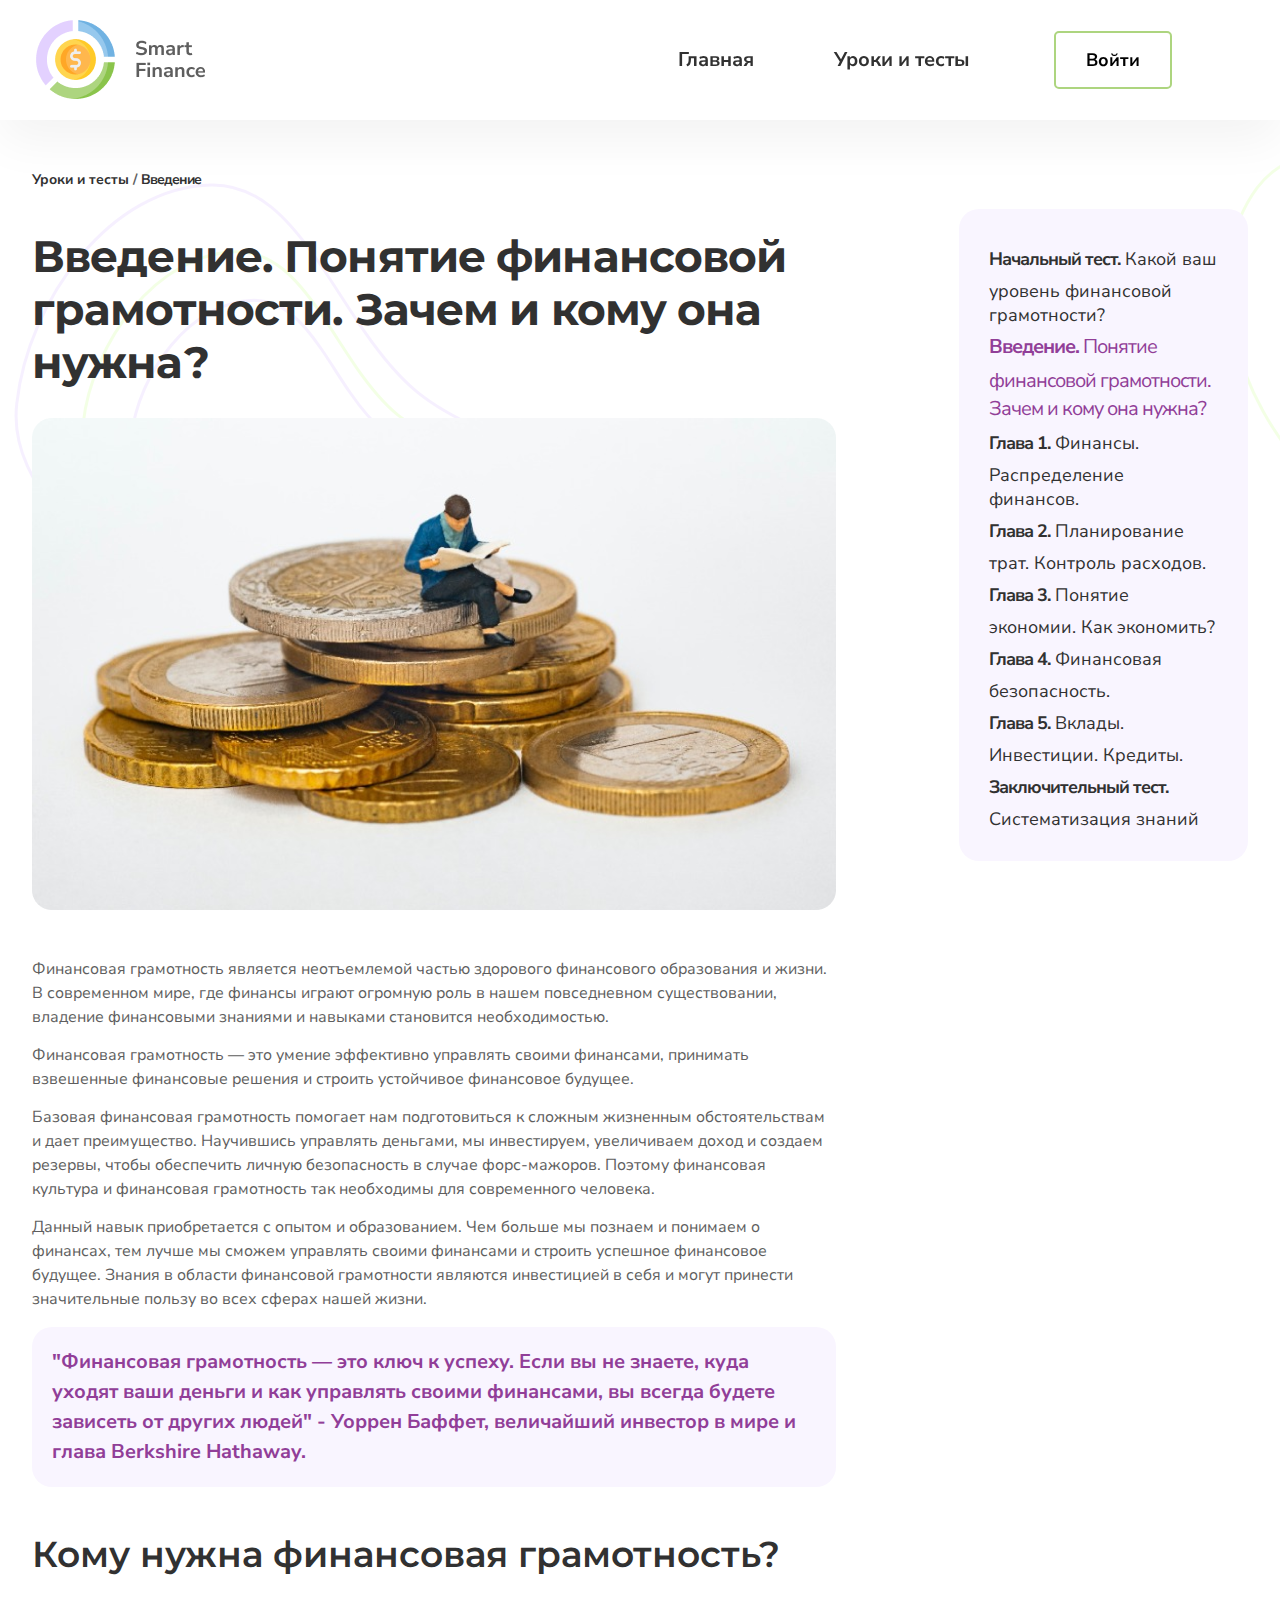
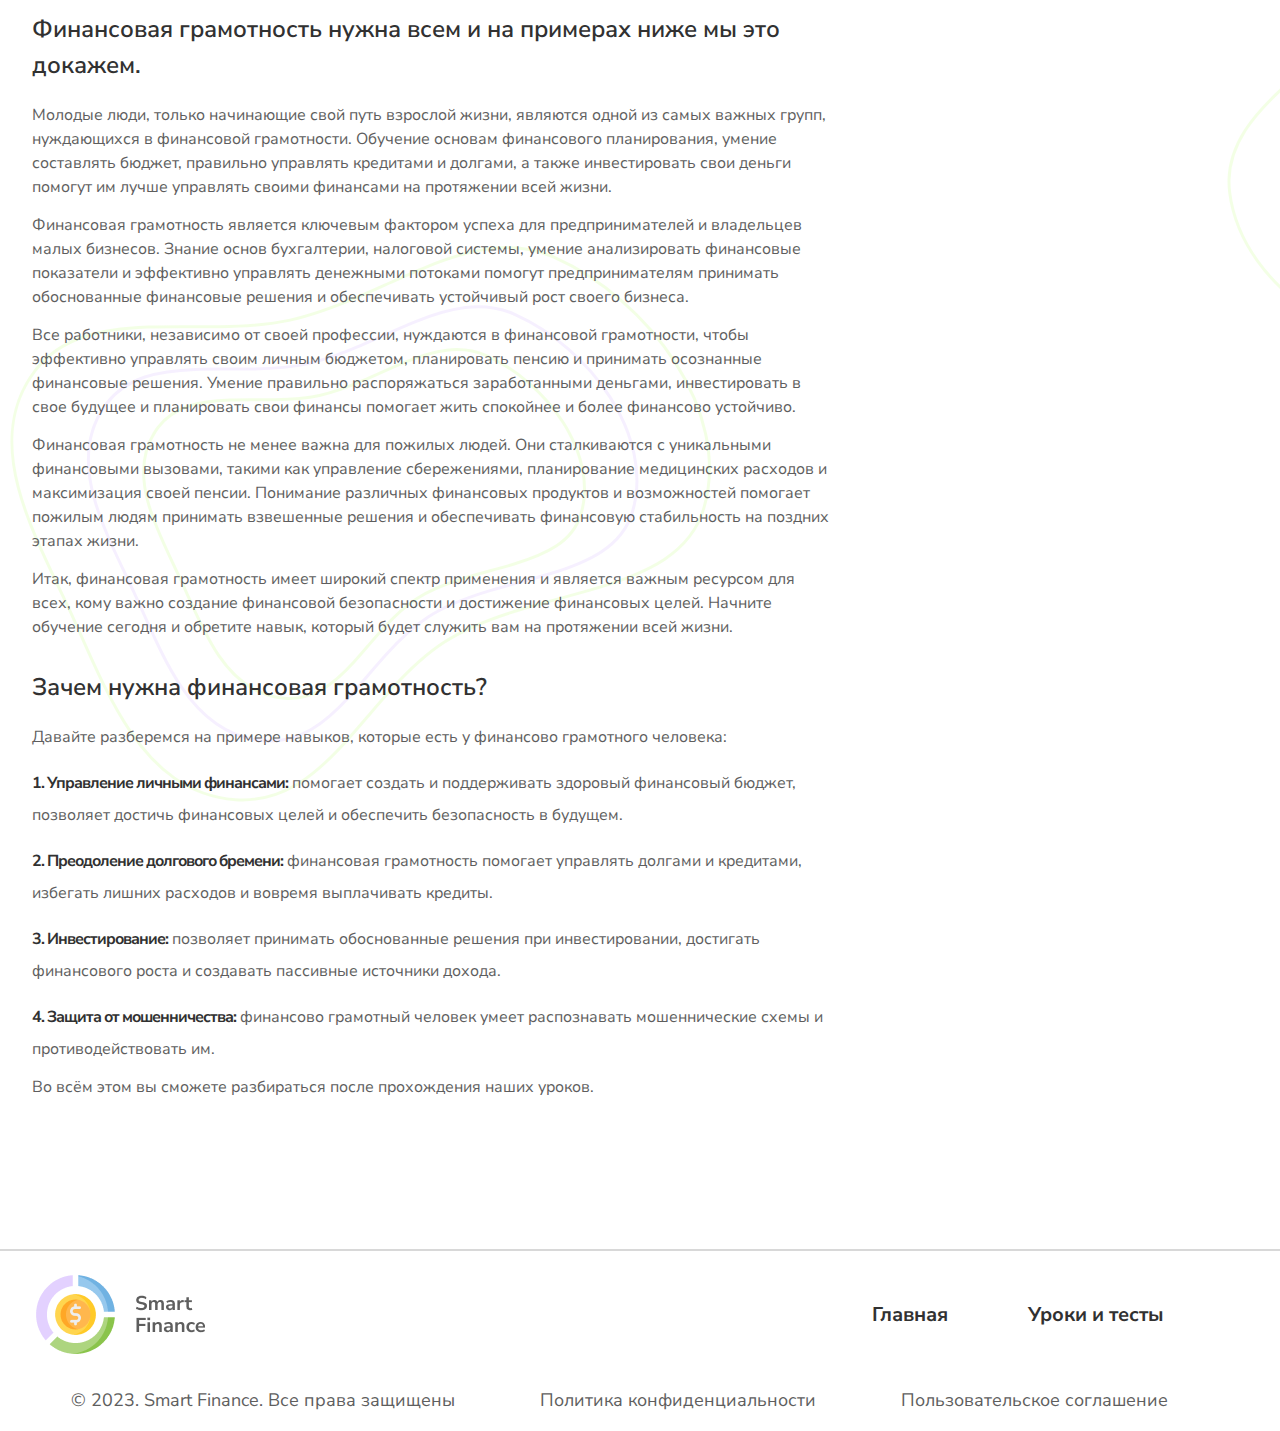
<file: index3.html>
<!DOCTYPE html>
<html lang="en">
<head>
    <meta charset="UTF-8">
    <meta name="viewport" content="width=device-width">
    <title>Introduction</title>
    <link rel="stylesheet" href="styles/style.css">
</head>
<body>
<section class="main">
    <header class="header">
        <div class="container">
            <div class="logo">
                <a href="index1.html">
                    <img src="images/logo.png" alt="Logo">
                </a>
            </div>
           <nav class="menu">
                <input type="checkbox" id="burger-checkbox" class="burger-checkbox">
                <label for="burger-checkbox" class="burger"></label>
                <ul class="menu-list">
                    <li class="menu-item">
                        <a href="index1.html" data-link="main">Главная</a>
                    </li>
                    <li class="menu-item">
                        <a href="index11.html" data-link="lessons">Уроки и тесты</a>
                    </li>
                </ul>
            </nav>
            <div class="access">
                <button class="button" id="access-button">Войти</button>
            </div>
        </div>
    </header>
</section>
<section class="text">
    <div class="container">
        <div class="lesson-container">
            <div class="breadcrumps">
                <p class="breadcrumps"><a href="index11.html">Уроки и тесты </a> / <span class="bold">Введение </span></p>
            </div>
            <h1 class="main-title">Введение. Понятие финансовой грамотности. Зачем и кому она нужна?</h1>
            <img src="images/image0.png" alt="" class="lesson-image">
            <div class="lesson-text">
                <p>Финансовая грамотность является неотъемлемой частью здорового финансового
                    образования и
                    жизни. В
                    современном мире, где финансы играют огромную роль в нашем повседневном существовании, владение
                    финансовыми знаниями и навыками становится необходимостью.</p>
                <p>Финансовая грамотность — это умение эффективно управлять своими финансами, принимать взвешенные
                    финансовые решения и строить устойчивое финансовое будущее.</p>
                <p>Базовая финансовая грамотность помогает нам подготовиться к сложным жизненным обстоятельствам и дает
                    преимущество. Научившись управлять деньгами, мы инвестируем, увеличиваем доход и создаем резервы,
                    чтобы обеспечить личную безопасность в случае форс-мажоров. Поэтому финансовая культура и финансовая
                    грамотность так необходимы для современного человека.</p>
                <p>Данный навык приобретается с опытом и образованием. Чем больше мы познаем и понимаем о финансах, тем
                    лучше мы сможем управлять своими финансами и строить успешное финансовое будущее. Знания в области
                    финансовой грамотности являются инвестицией в себя и могут принести значительные пользу во всех
                    сферах нашей жизни. </p>
                <div class="quote">
                    <p class="lesson-quote">"Финансовая грамотность — это ключ к успеху. Если вы не знаете, куда уходят
                        ваши деньги и как управлять своими финансами, вы всегда будете зависеть от других людей" -
                        Уоррен Баффет, величайший инвестор в мире и глава Berkshire Hathaway.</p>
                </div>
                <div class="all-title">Кому нужна финансовая грамотность?</div>
                <div class="little-lessons-title">Финансовая грамотность нужна всем и на примерах ниже мы это докажем.
                </div>
                <p>Молодые люди, только начинающие свой путь взрослой жизни, являются одной из самых
                    важных групп, нуждающихся в финансовой грамотности. Обучение основам финансового планирования,
                    умение
                    составлять бюджет, правильно управлять кредитами и долгами, а также инвестировать свои деньги
                    помогут им
                    лучше управлять своими финансами на протяжении всей жизни.</p>
                <p>Финансовая грамотность является ключевым фактором успеха для предпринимателей и владельцев малых
                    бизнесов. Знание основ бухгалтерии, налоговой системы, умение анализировать финансовые показатели и
                    эффективно управлять денежными потоками помогут предпринимателям принимать обоснованные финансовые
                    решения и обеспечивать устойчивый рост своего бизнеса.</p>
                <p>Все работники, независимо от своей профессии, нуждаются в финансовой грамотности, чтобы эффективно
                    управлять своим личным бюджетом, планировать пенсию и принимать осознанные финансовые решения.
                    Умение
                    правильно распоряжаться заработанными деньгами, инвестировать в свое будущее и планировать свои
                    финансы
                    помогает жить спокойнее и более финансово устойчиво.</p>
                <p>Финансовая грамотность не менее важна для пожилых людей. Они сталкиваются с уникальными финансовыми
                    вызовами, такими как управление сбережениями, планирование медицинских расходов и максимизация своей
                    пенсии. Понимание различных финансовых продуктов и возможностей помогает пожилым людям принимать
                    взвешенные решения и обеспечивать финансовую стабильность на поздних этапах жизни.</p>
                <p>Итак, финансовая грамотность имеет широкий спектр применения и является важным ресурсом для всех,
                    кому
                    важно создание финансовой безопасности и достижение финансовых целей. Начните обучение сегодня и
                    обретите навык, который будет служить вам на протяжении всей жизни.</p>
                <div class="little-lessons-title">Зачем нужна финансовая грамотность?</div>
                <p>Давайте разберемся на примере навыков, которые есть у финансово грамотного человека:</p>
                <p><span class="bold">1. Управление личными финансами:</span> помогает создать и поддерживать здоровый
                    финансовый бюджет,
                    позволяет достичь финансовых целей и обеспечить безопасность в будущем.</p>
                <p><span class="bold">2. Преодоление долгового бремени:</span> финансовая грамотность помогает управлять
                    долгами и кредитами,
                    избегать лишних расходов и вовремя выплачивать кредиты.</p>
                <p><span class="bold">3. Инвестирование:</span> позволяет принимать обоснованные решения при
                    инвестировании, достигать
                    финансового роста и создавать пассивные источники дохода.</p>
                <p><span class="bold">4. Защита от мошенничества:</span> финансово грамотный человек умеет распознавать
                    мошеннические схемы и
                    противодействовать им.</p>
                <p>Во всём этом вы сможете разбираться после прохождения наших уроков.</p>
                </p>
            </div>
        </div>
        <div id="pinned-window">
            <nav class="pinned-window-menu">
                <ul class="pinned-window-list">
                    <li>
                        <a href="index5.html" class="pinned-window-item"><span class="bold">Начальный тест.</span> Какой
                            ваш
                            уровень финансовой грамотности?</a>
                    </li>
                    <li>
                        <div id="now-window-item">
                            <a href="index3.html" class="pinned-window-item"><span class="bold">Введение.</span> Понятие
                                финансовой грамотности. Зачем и кому
                                она нужна?</a>
                        </div>
                    </li>
                    <li>
                        <a href="index2.html" class="pinned-window-item"><span class="bold">Глава 1.</span> Финансы.
                            Распределение финансов.</a>
                    </li>
                    <li>
                        <a href="index4.html" class="pinned-window-item"><span class="bold">Глава 2.</span> Планирование
                            трат.
                            Контроль расходов.</a>
                    </li>
                    <li>
                        <a href="index6.html" class="pinned-window-item"><span class="bold">Глава 3.</span> Понятие
                            экономии. Как
                            экономить?</a>
                    </li>
                    <li>
                        <a href="index7.html" class="pinned-window-item"><span class="bold">Глава 4.</span>
                            Финансовая безопасность.</a>
                    </li>
                    <li>
                        <a href="index8.html" class="pinned-window-item"><span class="bold">Глава 5.</span> Вклады.
                            Инвестиции. Кредиты.</a>
                    </li>
                    <li>
                        <a href="index12.html" class="pinned-window-item"><span
                                class="bold">Заключительный тест. </span>
                            Систематизация знаний</a>
                    </li>
                </ul>
            </nav>
        </div>
    </div>
</section>
<section class="footer-all">
    <footer class="footer">
        <div class="container">
            <div class="logo">
                <img src="images/logo.png" alt="Logo">
            </div>
            <nav class="footer-menu menu">
                <ul class="menu-list">
                    <li class="menu-item">
                        <a href="index1.html" data-link="main">Главная</a>
                    </li>
                    <li class="menu-item">
                        <a href="index11.html" data-link="lessons">Уроки и тесты</a>
                    </li>
                </ul>
            </nav>
        </div>
    </footer>
    <section class="footer-second">
        <div class="container">
            <div class="footer-info">
                <p>© 2023. Smart Finance. Все права защищены</p>
                <p>Политика конфиденциальности</p>
                <p>Пользовательское соглашение</p>
            </div>
        </div>
    </section>
</section>
</body>
</html>
</file>
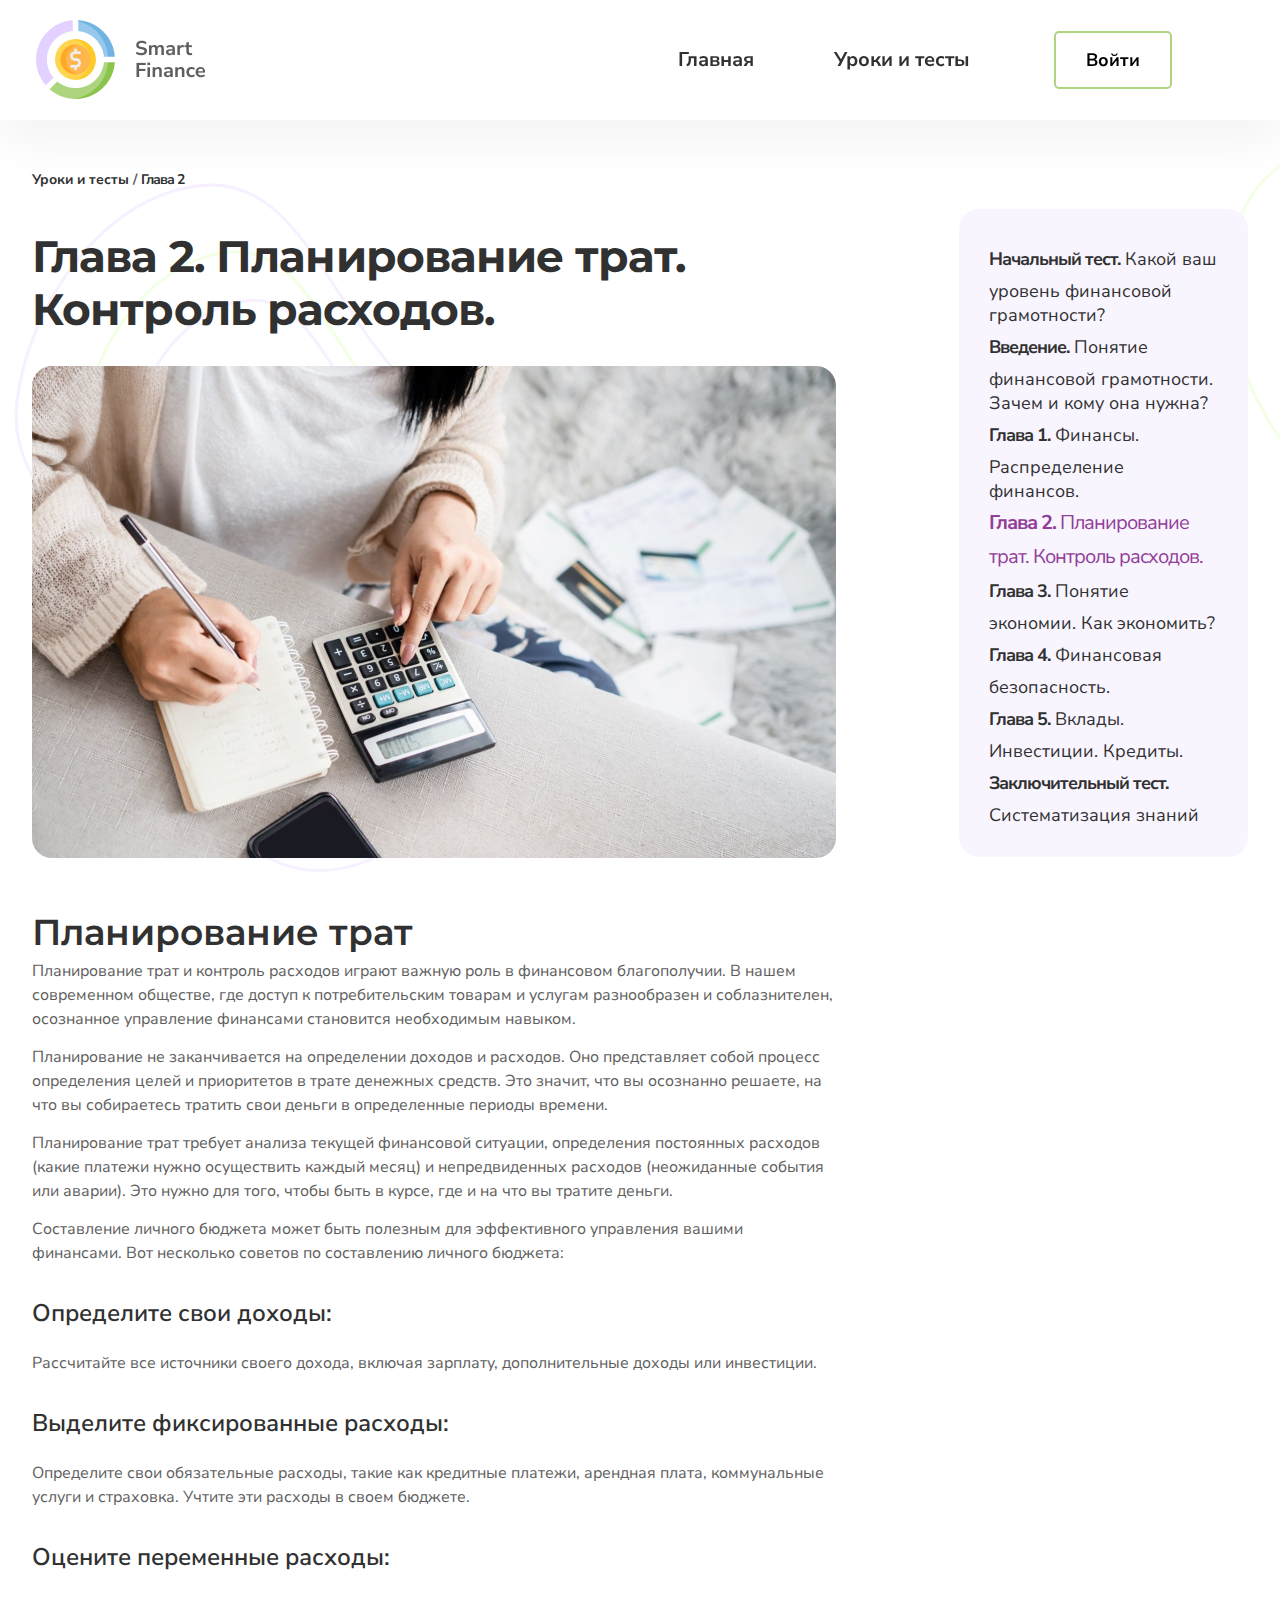
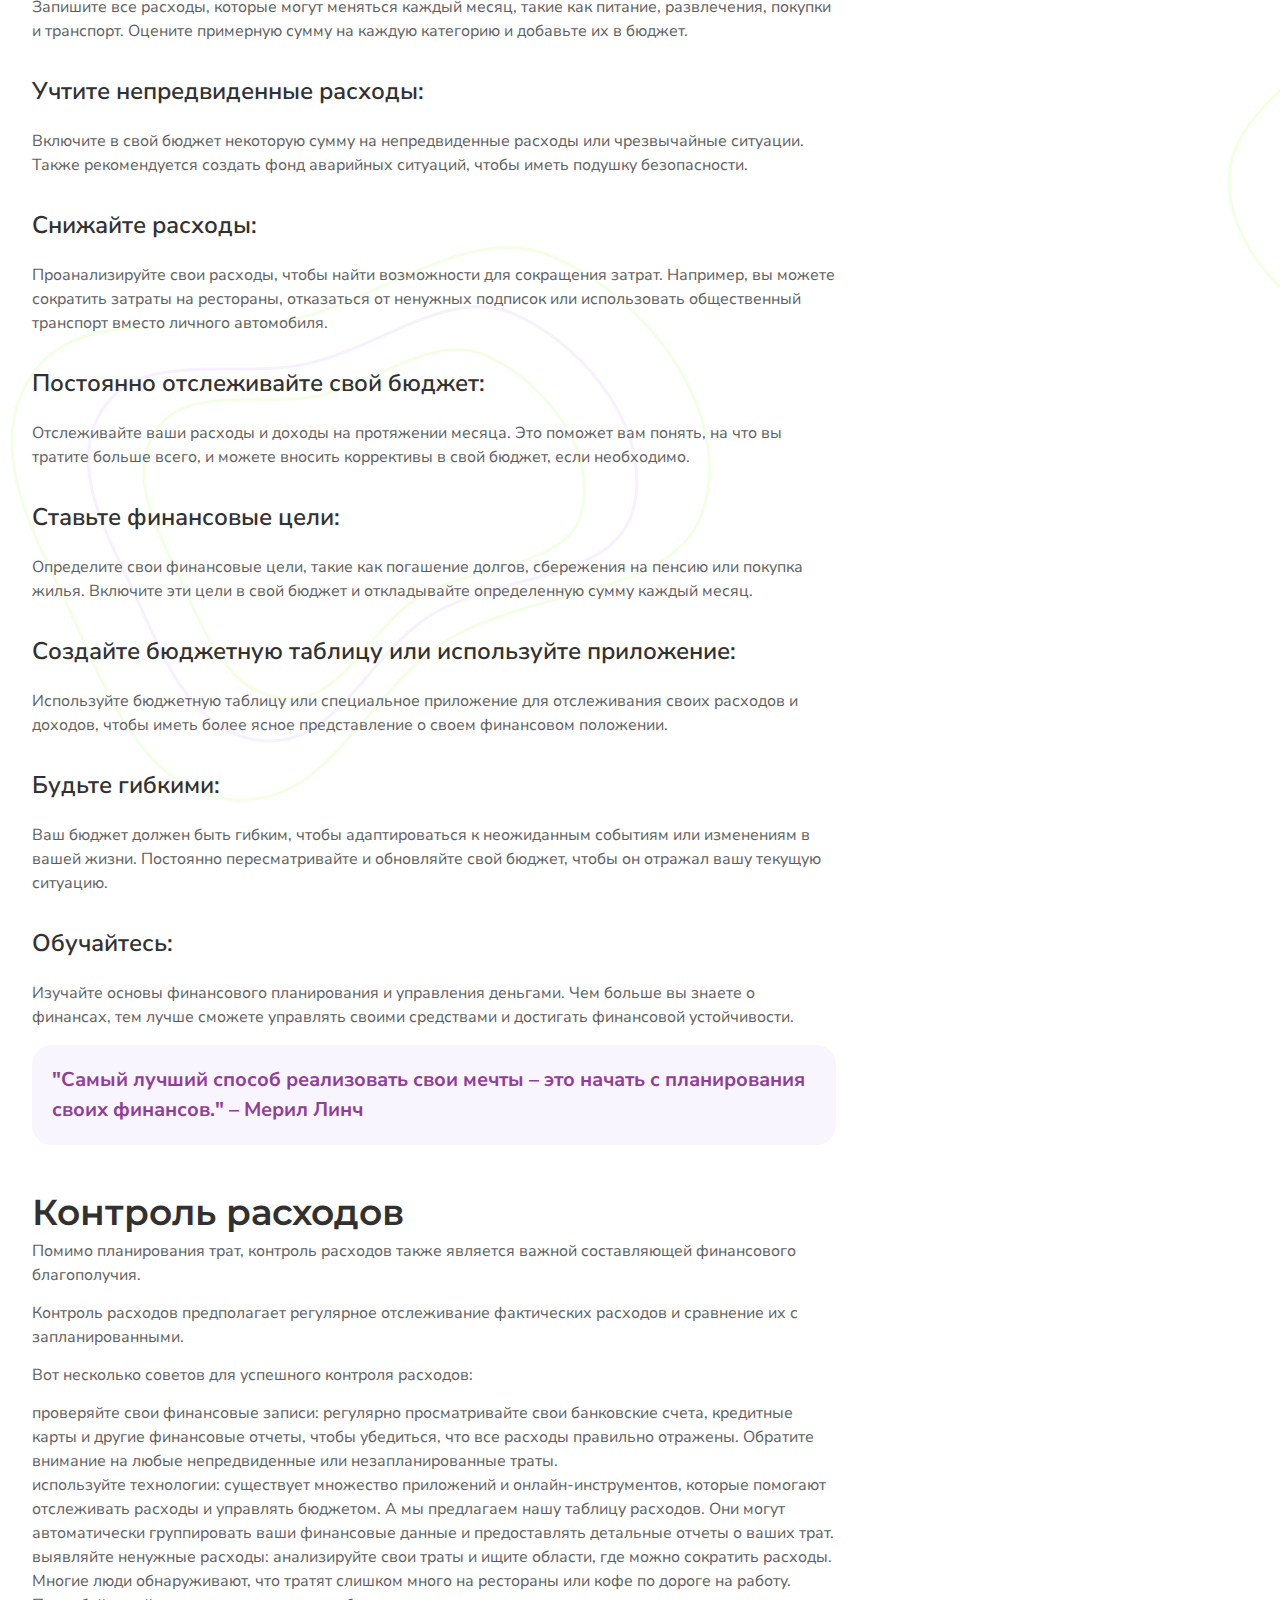
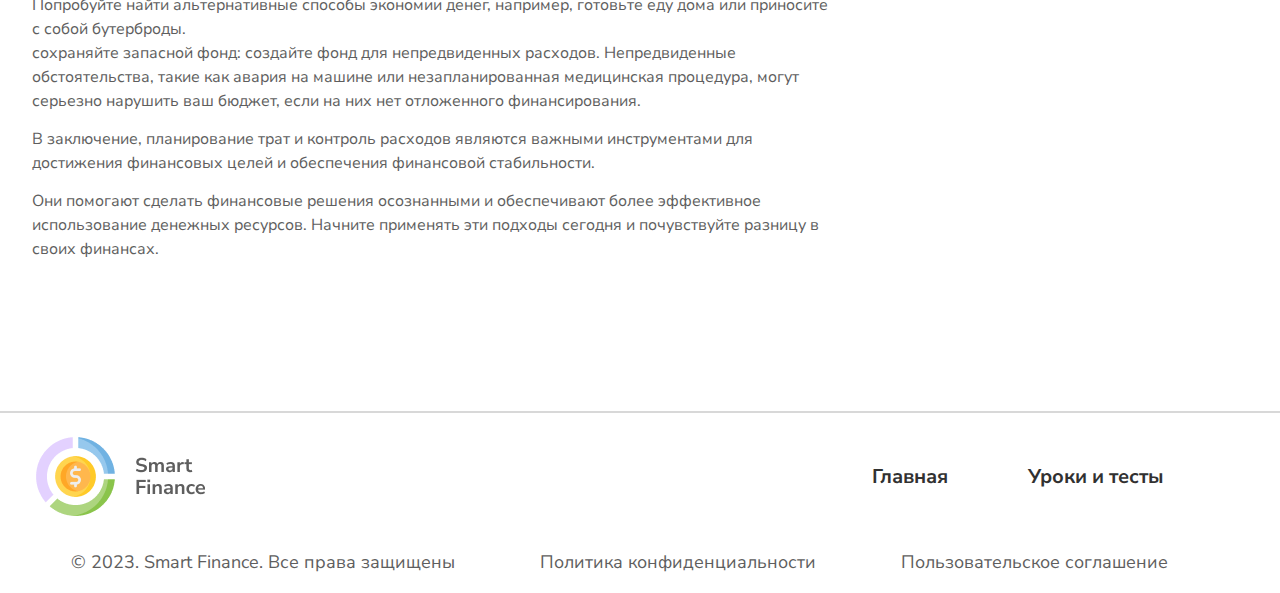
<file: index4.html>
<!DOCTYPE html>
<html lang="en">
<head>
    <meta charset="UTF-8">
    <meta name="viewport" content="width=device-width">
    <title>Lesson 2</title>
    <link rel="stylesheet" href="styles/style.css">
</head>
<body>
<section class="main">
    <header class="header">
        <div class="container">
            <div class="logo">
                <a href="index1.html">
                    <img src="images/logo.png" alt="Logo">
                </a>
            </div>
           <nav class="menu">
                <input type="checkbox" id="burger-checkbox" class="burger-checkbox">
                <label for="burger-checkbox" class="burger"></label>
                <ul class="menu-list">
                    <li class="menu-item">
                        <a href="index1.html" data-link="main">Главная</a>
                    </li>
                    <li class="menu-item">
                        <a href="index11.html" data-link="lessons">Уроки и тесты</a>
                    </li>
                </ul>
            </nav>
            <div class="access">
                <button class="button" id="access-button">Войти</button>
            </div>
        </div>
    </header>
</section>
<section class="text">
    <div class="container">
        <div class="lesson-container">
            <div class="breadcrumps">
                <p class="breadcrumps"><a href="index11.html">Уроки и тесты</a> / <span class="bold">Глава 2</span></p>
            </div>
            <h1 class="main-title">Глава 2. Планирование трат. Контроль расходов.</h1>
            <img src="images/image2.png" alt="" class="lesson-image">
            <div class="lesson-text">
                <div class="all-title">Планирование трат</div>
                <p>Планирование трат и контроль расходов играют важную роль в финансовом благополучии. В нашем
                    современном обществе, где доступ к потребительским товарам и услугам разнообразен и соблазнителен,
                    осознанное управление финансами становится необходимым навыком.</p>
                <p>Планирование не заканчивается на определении доходов и расходов. Оно представляет собой процесс
                    определения целей и приоритетов в трате денежных средств. Это значит, что вы осознанно решаете, на
                    что вы собираетесь тратить свои деньги в определенные периоды времени.</p>
                <p>Планирование трат требует анализа текущей финансовой ситуации, определения постоянных расходов (какие
                    платежи нужно осуществить каждый месяц) и непредвиденных расходов (неожиданные события или аварии).
                    Это нужно для того, чтобы быть в курсе, где и на что вы тратите деньги.</p>
                <p> Составление личного бюджета может быть полезным для эффективного управления вашими финансами. Вот
                    несколько советов по составлению личного бюджета:</p>
                <div class="little-lessons-title">Определите свои доходы:</div>
                <p>Рассчитайте все источники своего дохода, включая зарплату, дополнительные доходы или инвестиции.</p>
                <div class="little-lessons-title">Выделите фиксированные расходы:</div>
                <p>Определите свои обязательные расходы, такие как кредитные платежи, арендная плата, коммунальные
                    услуги и страховка. Учтите эти расходы в своем бюджете.</p>
                <div class="little-lessons-title">Оцените переменные расходы:</div>
                <p>Запишите все расходы, которые могут меняться каждый месяц, такие как питание, развлечения, покупки и
                    транспорт. Оцените примерную сумму на каждую категорию и добавьте их в бюджет.</p>
                <div class="little-lessons-title">Учтите непредвиденные расходы:</div>
                <p>Включите в свой бюджет некоторую сумму на непредвиденные расходы или чрезвычайные ситуации. Также
                    рекомендуется создать фонд аварийных ситуаций, чтобы иметь подушку безопасности.</p>
                <div class="little-lessons-title">Снижайте расходы:</div>
                <p>Проанализируйте свои расходы, чтобы найти возможности для сокращения затрат. Например, вы можете
                    сократить затраты на рестораны, отказаться от ненужных подписок или использовать общественный
                    транспорт вместо личного автомобиля.</p>
                <div class="little-lessons-title">Постоянно отслеживайте свой бюджет:</div>
                <p>Отслеживайте ваши расходы и доходы на протяжении месяца. Это поможет вам понять, на что вы тратите
                    больше всего, и можете вносить коррективы в свой бюджет, если необходимо.</p>
                <div class="little-lessons-title">Ставьте финансовые цели:</div>
                <p>Определите свои финансовые цели, такие как погашение долгов, сбережения на пенсию или покупка жилья.
                    Включите эти цели в свой бюджет и откладывайте определенную сумму каждый месяц.</p>
                <div class="little-lessons-title">Создайте бюджетную таблицу или используйте приложение:</div>
                <p>Используйте бюджетную таблицу или специальное приложение для отслеживания своих расходов и доходов,
                    чтобы иметь более ясное представление о своем финансовом положении.</p>
                <div class="little-lessons-title">Будьте гибкими:</div>
                <p>Ваш бюджет должен быть гибким, чтобы адаптироваться к неожиданным событиям или изменениям в вашей
                    жизни. Постоянно пересматривайте и обновляйте свой бюджет, чтобы он отражал вашу текущую
                    ситуацию.</p>
                <div class="little-lessons-title">Обучайтесь:</div>
                <p>Изучайте основы финансового планирования и управления деньгами. Чем больше вы знаете о финансах, тем
                    лучше сможете управлять своими средствами и достигать финансовой устойчивости.</p>
                <div class="quote">
                    <p class="lesson-quote">"Самый лучший способ реализовать свои мечты – это начать с планирования
                        своих
                        финансов." – Мерил Линч</p>
                </div>
                <div class="all-title">Контроль расходов</div>
                <p>Помимо планирования трат, контроль расходов также является важной составляющей финансового
                    благополучия.</p>
                <p>Контроль расходов предполагает регулярное отслеживание фактических расходов и сравнение их с
                    запланированными.</p>
                <p>Вот несколько советов для успешного контроля расходов:</p>
                <p>
                <ul>
                    <li> проверяйте свои финансовые записи: регулярно просматривайте свои банковские счета, кредитные
                        карты и другие финансовые отчеты, чтобы убедиться, что все расходы правильно отражены. Обратите
                        внимание на любые непредвиденные или незапланированные траты.
                    </li>
                    <li>используйте технологии: существует множество приложений и онлайн-инструментов, которые помогают
                        отслеживать расходы и управлять бюджетом. А мы предлагаем нашу таблицу расходов. Они могут
                        автоматически группировать ваши финансовые данные и предоставлять детальные отчеты о ваших трат.
                    </li>
                    <li>выявляйте ненужные расходы: анализируйте свои траты и ищите области, где можно сократить
                        расходы. Многие люди обнаруживают, что тратят слишком много на рестораны или кофе по дороге на
                        работу. Попробуйте найти альтернативные способы экономии денег, например, готовьте еду дома или
                        приносите с собой бутерброды.
                    </li>
                    <li>сохраняйте запасной фонд: создайте фонд для непредвиденных расходов. Непредвиденные
                        обстоятельства, такие как авария на машине или незапланированная медицинская процедура, могут
                        серьезно нарушить ваш бюджет, если на них нет отложенного финансирования.
                    </li>
                </ul>
                </p>
                <p>В заключение, планирование трат и контроль расходов являются важными инструментами для достижения
                    финансовых целей и обеспечения финансовой стабильности.</p>
                <p>Они помогают сделать финансовые решения осознанными и обеспечивают более эффективное использование
                    денежных ресурсов. Начните применять эти подходы сегодня и почувствуйте разницу в своих
                    финансах.</p>
            </div>
        </div>
    <div id="pinned-window">
            <nav class="pinned-window-menu">
                <ul class="pinned-window-list">
                    <li>
                        <a href="index5.html" class="pinned-window-item"><span class="bold">Начальный тест.</span> Какой
                            ваш
                            уровень финансовой грамотности?</a>
                    </li>
                    <li>
                            <a href="index3.html" class="pinned-window-item"><span class="bold">Введение.</span> Понятие
                                финансовой грамотности. Зачем и кому
                                она нужна?</a>

                    </li>
                    <li>
                        <a href="index2.html" class="pinned-window-item"><span class="bold">Глава 1.</span> Финансы.
                            Распределение финансов.</a>
                    </li>
                    <li>
                        
                        <div id="now-window-item">
                            <a href="index4.html" class="pinned-window-item"><span class="bold">Глава 2.</span> Планирование
                                трат. Контроль расходов.</a>
                        </div>
                    </li>
                    <li>
                        <a href="index6.html" class="pinned-window-item"><span class="bold">Глава 3.</span> Понятие
                            экономии. Как
                            экономить?</a>
                    </li>
                    <li>
                        <a href="index7.html" class="pinned-window-item"><span class="bold">Глава 4.</span>
                            Финансовая безопасность.</a>
                    </li>
                    <li>
                        <a href="index8.html" class="pinned-window-item"><span class="bold">Глава 5.</span> Вклады.
                            Инвестиции. Кредиты.</a>
                    </li>
                    <li>
                        <a href="index12.html" class="pinned-window-item"><span
                                class="bold">Заключительный тест. </span>
                            Систематизация знаний</a>
                    </li>
                </ul>
            </nav>
        </div>
    </div>
</section>

<section class="footer-all">
    <footer class="footer">
        <div class="container">
            <div class="logo">
                <img src="images/logo.png" alt="Logo">
            </div>
            <nav class="footer-menu menu">
                <ul class="menu-list">
                    <li class="menu-item">
                        <a href="index1.html" data-link="main">Главная</a>
                    </li>
                    <li class="menu-item">
                        <a href="index11.html" data-link="lessons">Уроки и тесты</a>
                    </li>
                </ul>
            </nav>
        </div>
    </footer>
    <section class="footer-second">
        <div class="container">
            <div class="footer-info">
                <p>© 2023. Smart Finance. Все права защищены</p>
                <p>Политика конфиденциальности</p>
                <p>Пользовательское соглашение</p>
            </div>
        </div>
    </section>
</section>
</body>
</html>
</file>
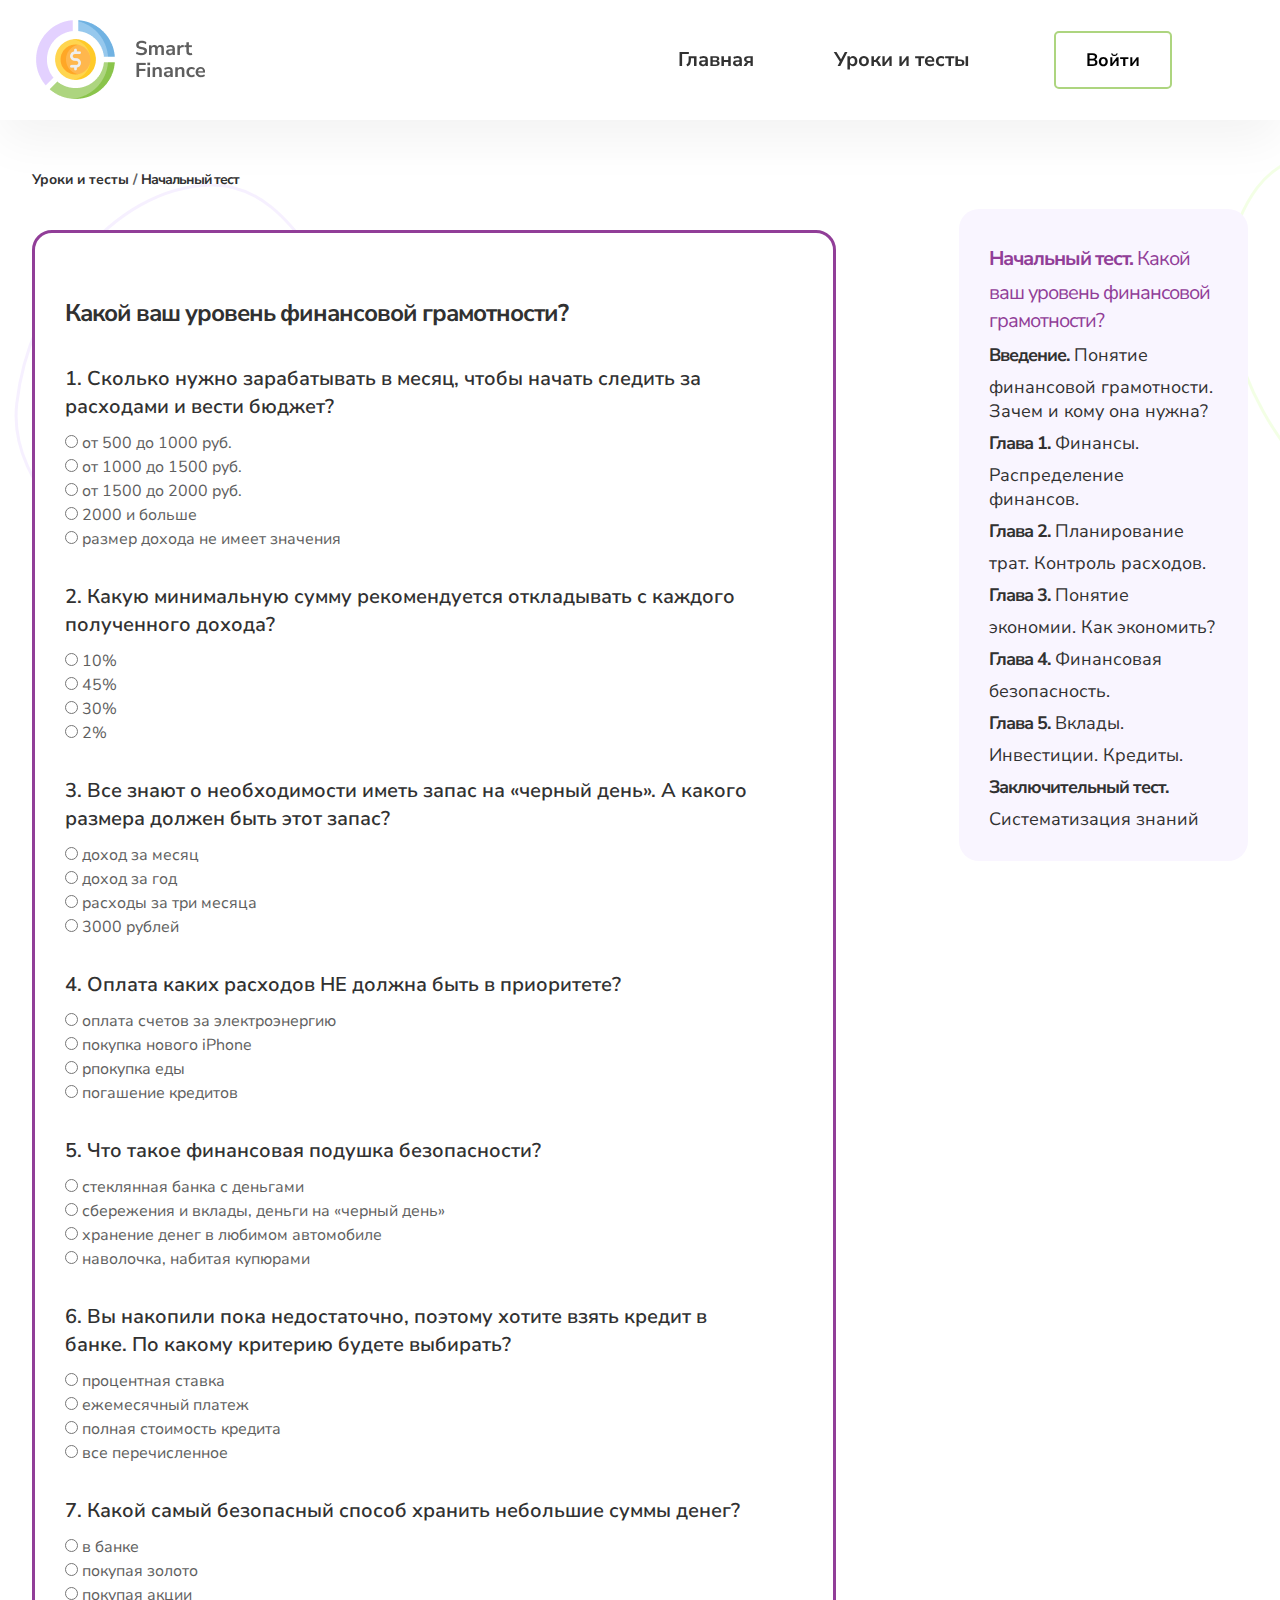
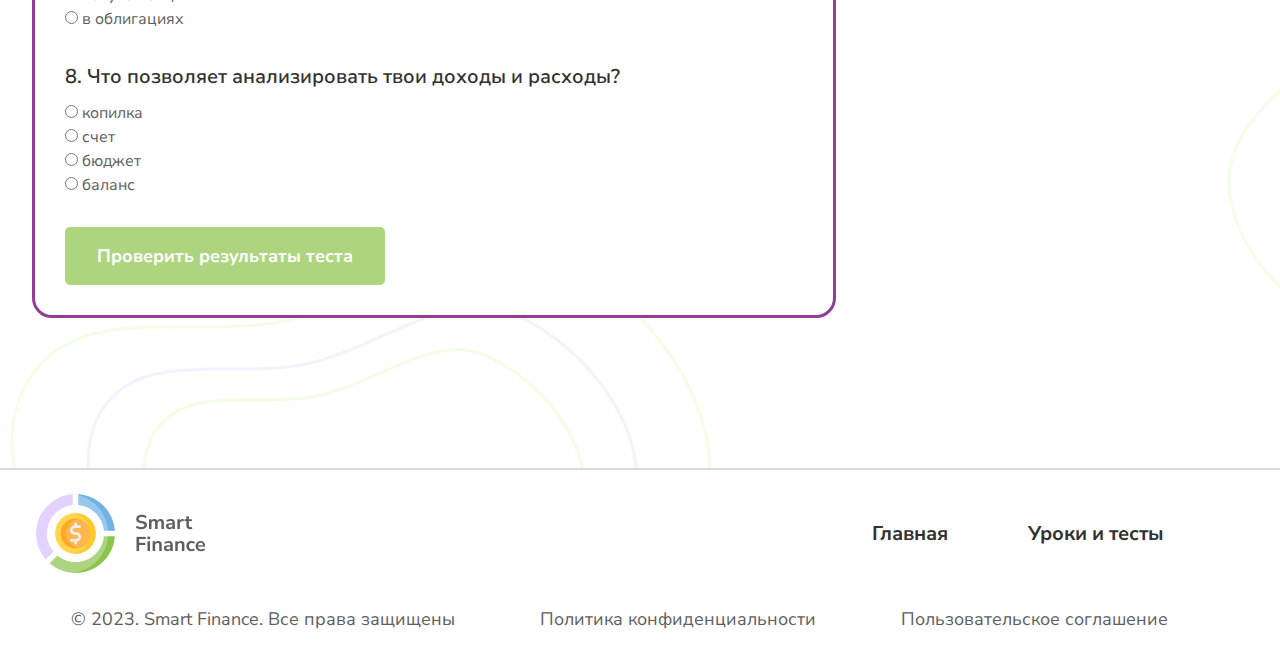
<file: index5.html>
<!DOCTYPE html>
<html lang="en">
<head>
    <meta charset="UTF-8">
    <meta name="viewport" content="width=device-width">
    <title>Initial test</title>
    <link rel="stylesheet" href="styles/style.css">
</head>
<body>
<section class="main">
    <header class="header">
        <div class="container">
            <div class="logo">
                <a href="index1.html">
                    <img src="images/logo.png" alt="Logo">
                </a>
            </div>
            <nav class="menu">
                <input type="checkbox" id="burger-checkbox" class="burger-checkbox">
                <label for="burger-checkbox" class="burger"></label>
                <ul class="menu-list">
                    <li class="menu-item">
                        <a href="index1.html" data-link="main">Главная</a>
                    </li>
                    <li class="menu-item">
                        <a href="index11.html" data-link="lessons">Уроки и тесты</a>
                    </li>
                </ul>
            </nav>
            <div class="access">
                <button class="button" id="access-button">Войти</button>
            </div>
        </div>
    </header>
</section>
<section class="text">
    <div class="container">
        <div class="lesson-container">
            <div class="breadcrumps">
                <p class="breadcrumps"> <a href="index11.html">Уроки и тесты </a> / <span class="bold">Начальный тест </span></p>
            </div>
            <form name="test" id="test-list">
                <div class="little-lessons-title"><span class="bold">Какой ваш уровень финансовой грамотности? </span>
                    
                </div>
                <div id="que1" class="">
                    <p class="test-question">1. Сколько нужно зарабатывать в месяц, чтобы начать следить за расходами и
                        вести бюджет?</p>
                    <label>
                        <input type="radio" name="question1" value="a"> от 500 до 1000 руб.<br>
                    </label>
                    <label>
                        <input type="radio" name="question1" value="b"> от 1000 до 1500 руб.<br>
                    </label>
                    <label>
                        <input type="radio" name="question1" value="c"> от 1500 до 2000 руб.<br>
                    </label>
                    <label>
                        <input type="radio" name="question1" value="d"> 2000 и больше<br>
                    </label>
                    <label>
                        <input type="radio" name="question1" value="e"> размер дохода не имеет значения<br>
                    </label>
                </div>

                <div id="que2">
                    <p class="test-question">2. Какую минимальную сумму рекомендуется откладывать с каждого полученного
                        дохода?</p>
                    <label>
                        <input type="radio" name="question2" value="a"> 10%<br>
                    </label>
                    <label>
                        <input type="radio" name="question2" value="b"> 45%<br>
                    </label>
                    <label>
                        <input type="radio" name="question2" value="c"> 30%<br>
                    </label>
                    <label>
                        <input type="radio" name="question2" value="d"> 2%<br>
                    </label>
                </div>

                <div id="que3">
                    <p class="test-question">3. Все знают о необходимости иметь запас на «черный день». А какого размера
                        должен быть этот запас?</p>
                    <label>
                        <input type="radio" name="question3" value="a"> доход за месяц<br>
                    </label>
                    <label>
                        <input type="radio" name="question3" value="b"> доход за год<br>
                    </label>
                    <label>
                        <input type="radio" name="question3" value="c"> расходы за три месяца<br>
                    </label>
                    <label>
                        <input type="radio" name="question3" value="c"> 3000 рублей<br>
                    </label>
                </div>
                
                <div id="que4">
                    <p class="test-question">4. Оплата каких расходов НЕ должна быть в приоритете?</p>
                    <label>
                        <input type="radio" name="question4" value="a"> оплата счетов за электроэнергию<br>
                    </label>
                    <label>
                        <input type="radio" name="question4" value="b"> покупка нового iPhone<br>
                    </label>
                    <label>
                        <input type="radio" name="question4" value="c"> рпокупка еды<br>
                    </label>
                    <label>
                        <input type="radio" name="question4" value="c"> погашение кредитов<br>
                    </label>
                </div>
                
                 <div id="que5">
                    <p class="test-question">5. Что такое финансовая подушка безопасности?</p>
                    <label>
                        <input type="radio" name="question5" value="a"> стеклянная банка с деньгами<br>
                    </label>
                    <label>
                        <input type="radio" name="question5" value="b"> сбережения и вклады, деньги на «черный день»<br>
                    </label>
                    <label>
                        <input type="radio" name="question5" value="c"> хранение денег в любимом автомобиле<br>
                    </label>
                    <label>
                        <input type="radio" name="question5" value="c"> наволочка, набитая купюрами<br>
                    </label>
                </div>

                <div id="que6">
                    <p class="test-question">6. Вы накопили пока недостаточно, поэтому хотите взять кредит в банке. По
                    какому критерию будете выбирать?</p>
                    <label>
                        <input type="radio" name="question6" value="a"> процентная ставка<br>
                    </label>
                    <label>
                        <input type="radio" name="question6" value="b"> ежемесячный платеж<br>
                    </label>
                    <label>
                        <input type="radio" name="question6" value="c"> полная стоимость кредита<br>
                    </label>
                    <label>
                        <input type="radio" name="question6" value="c"> все перечисленное<br>
                    </label>
                </div>

                 <div id="que7">
                    <p class="test-question">7. Какой самый безопасный способ хранить небольшие суммы денег?</p>
                    <label>
                        <input type="radio" name="question7" value="a"> в банке<br>
                    </label>
                    <label>
                        <input type="radio" name="question7" value="b"> покупая золото<br>
                    </label>
                    <label>
                        <input type="radio" name="question7" value="c"> покупая акции<br>
                    </label>
                    <label>
                        <input type="radio" name="question7" value="c"> в облигациях<br>
                    </label>
                </div>

                <div id="que8">
                    <p class="test-question">8. Что позволяет анализировать твои доходы и расходы?</p>
                    <label>
                        <input type="radio" name="question8" value="a"> копилка<br>
                    </label>
                    <label>
                        <input type="radio" name="question8" value="b"> счет<br>
                    </label>
                    <label>
                        <input type="radio" name="question8" value="c"> бюджет<br>
                    </label>
                    <label>
                        <input type="radio" name="question8" value="c"> баланс<br>
                    </label>
                </div>



                <button onclick="StartTestAnswers()" class="button" id="main-action-button">Проверить результаты теста</button>
            </form>

              
        </div>
        <div id="pinned-window">
            <nav class="pinned-window-menu">
                <ul class="pinned-window-list">
                    <li>
                        <div id="now-window-item">
                        <a href="index5.html" class="pinned-window-item"><span class="bold">Начальный тест.</span> Какой
                            ваш уровень финансовой грамотности?</a>
                        </div>
                    </li>
                    <li>
                        <a href="index3.html" class="pinned-window-item"><span class="bold">Введение.</span> Понятие
                            финансовой грамотности. Зачем и кому
                            она нужна?</a>
                    </li>
                    <li>
                        <a href="index2.html" class="pinned-window-item"><span class="bold">Глава 1.</span> Финансы.
                            Распределение финансов.</a>
                    </li>
                    <li>
                        <a href="index4.html" class="pinned-window-item"><span class="bold">Глава 2.</span> Планирование
                            трат.
                            Контроль расходов.</a>
                    </li>
                    <li>
                        <a href="index6.html" class="pinned-window-item"><span class="bold">Глава 3.</span> Понятие
                            экономии. Как
                            экономить?</a>
                    </li>
                    <li>
                        <a href="index7.html" class="pinned-window-item"><span class="bold">Глава 4.</span>
                            Финансовая безопасность.</a>
                    </li>
                    <li>
                            <a href="index8.html" class="pinned-window-item"><span class="bold">Глава 5.</span> Вклады.
                                Инвестиции. Кредиты.</a>
                    </li>
                    <li>
                        <a href="index12.html" class="pinned-window-item"><span class="bold">Заключительный тест. </span>
                            Систематизация знаний</a>
                    </li>
                </ul>
            </nav>
        </div>
    </div>
</section>
<section class="footer-all">
    <footer class="footer">
        <div class="container">
            <div class="logo">
                <img src="images/logo.png" alt="Logo">
            </div>
            <nav class="footer-menu menu">
                <ul class="menu-list">
                    <li class="menu-item">
                        <a href="index1.html" data-link="main">Главная</a>
                    </li>
                    <li class="menu-item">
                        <a href="index11.html" data-link="lessons">Уроки и тесты</a>
                    </li>
                </ul>
            </nav>
        </div>
    </footer>
    <section class="footer-second">
        <div class="container">
            <div class="footer-info">
                <p>© 2023. Smart Finance. Все права защищены</p>
                <p>Политика конфиденциальности</p>
                <p>Пользовательское соглашение</p>
            </div>
        </div>
    </section>
</section>
<script src="scripts/script.js"></script>
</body>
</html>
</file>
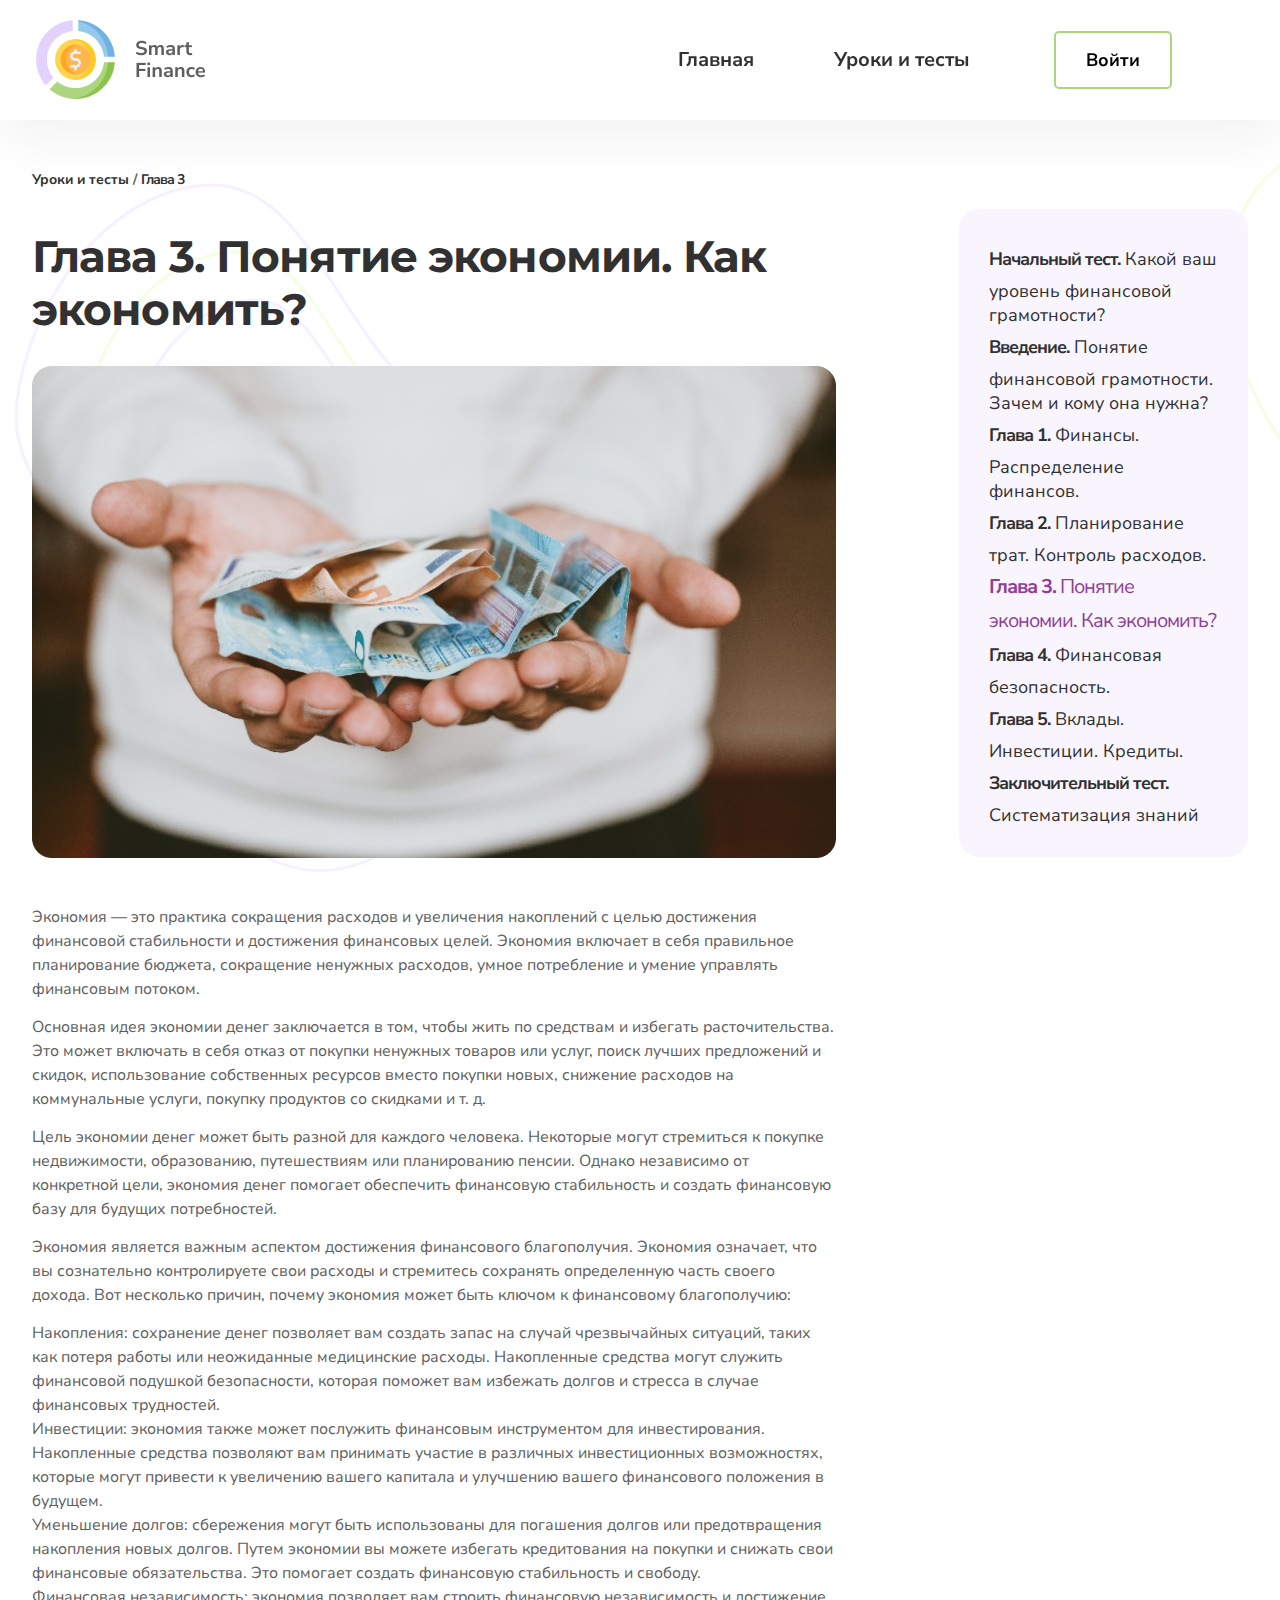
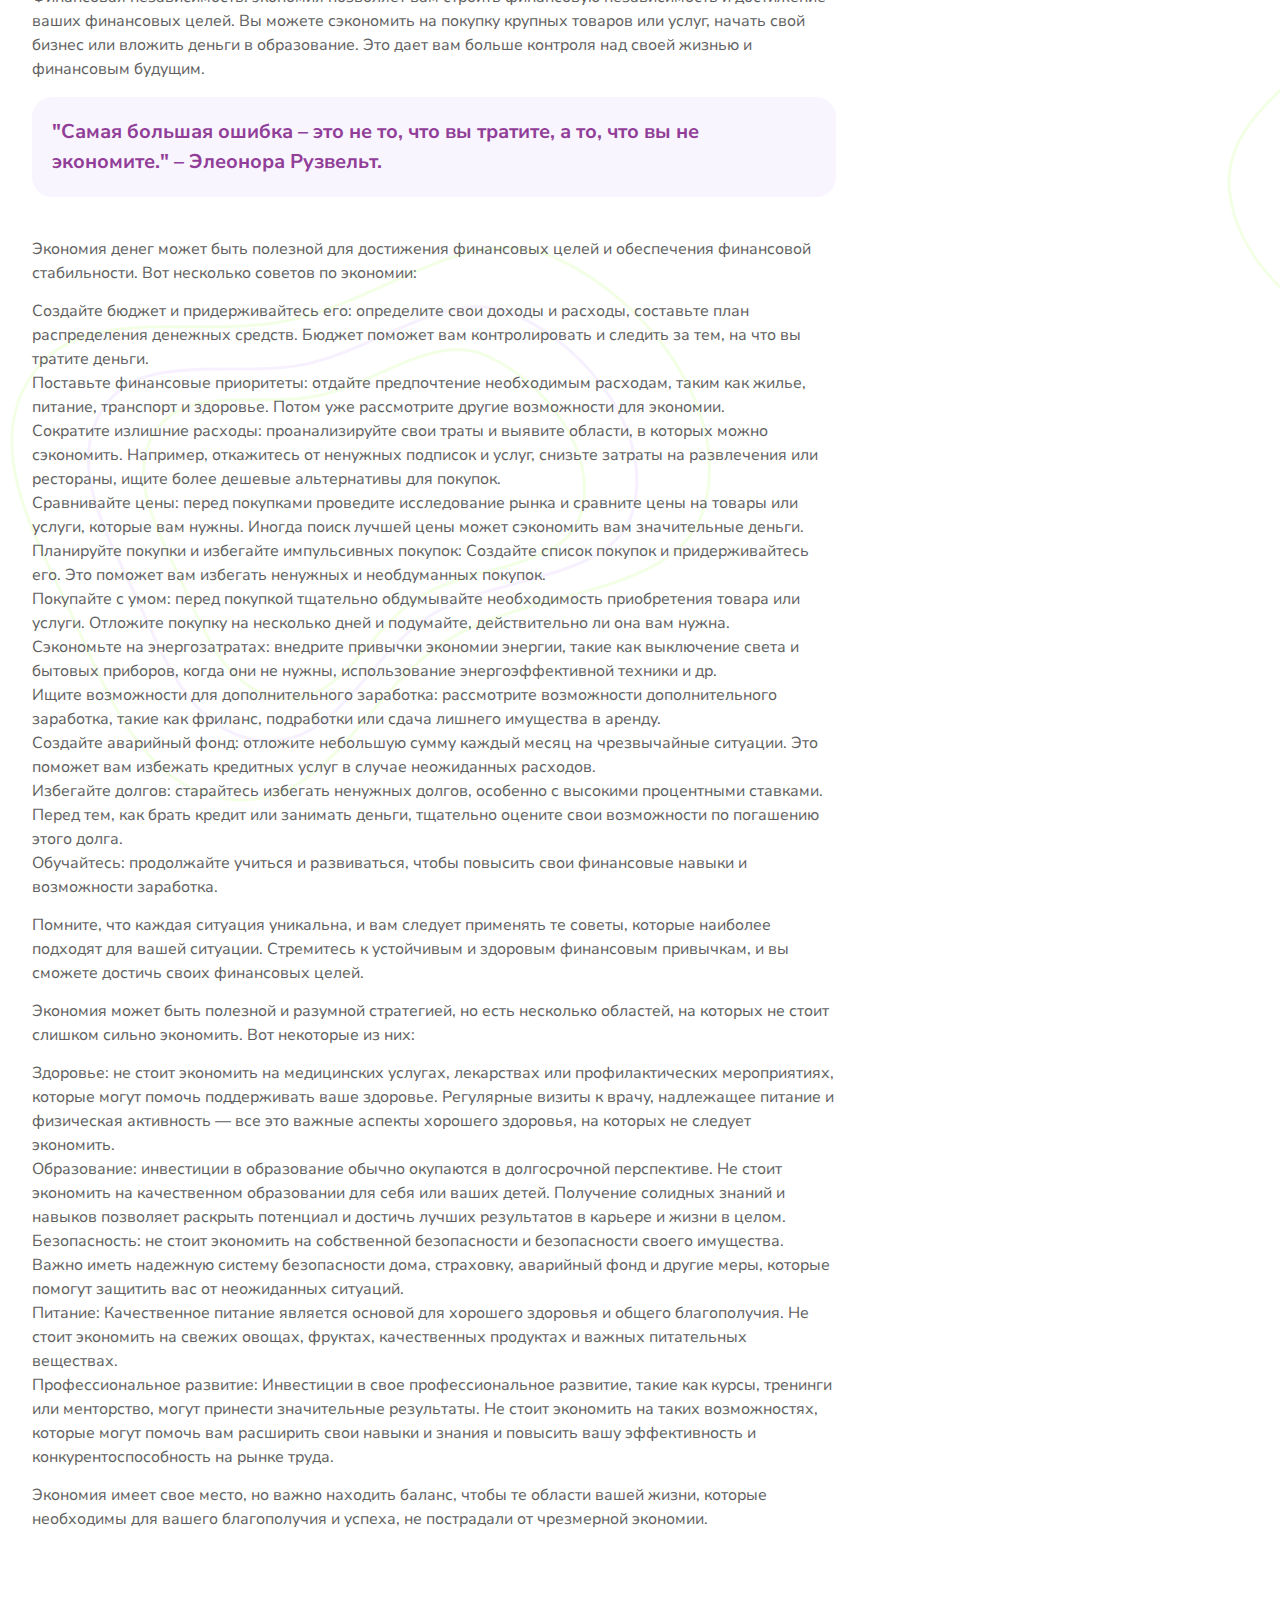
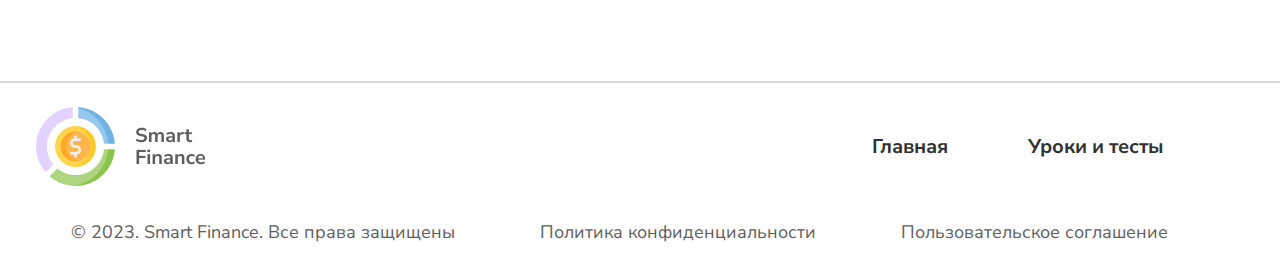
<file: index6.html>
<!DOCTYPE html>
<html lang="en">
<head>
    <meta charset="UTF-8">
    <meta name="viewport" content="width=device-width">
    <title>Lesson 3</title>
    <link rel="stylesheet" href="styles/style.css">
</head>
<body>
<section class="main">
    <header class="header">
        <div class="container">
            <div class="logo">
                <a href="index1.html">
                    <img src="images/logo.png" alt="Logo">
                </a>
            </div>
            <nav class="menu">
                <input type="checkbox" id="burger-checkbox" class="burger-checkbox">
                <label for="burger-checkbox" class="burger"></label>
                <ul class="menu-list">
                    <li class="menu-item">
                        <a href="index1.html" data-link="main">Главная</a>
                    </li>
                    <li class="menu-item">
                        <a href="index11.html" data-link="lessons">Уроки и тесты</a>
                    </li>
                </ul>
            </nav>
            <div class="access">
                <button class="button" id="access-button">Войти</button>
            </div>
        </div>
    </header>
</section>
<section class="text">
    <div class="container">
        <div class="lesson-container">
            <div class="breadcrumps">
                <p class="breadcrumps"><a href="index11.html">Уроки и тесты </a> / <span class="bold">Глава 3</span></p>
            </div>
            <h1 class="main-title">Глава 3. Понятие экономии. Как экономить?</h1>
            <img src="images/image3.png" alt="" class="lesson-image">
            <div class="lesson-text">
                <p> Экономия — это практика сокращения расходов и увеличения накоплений с целью достижения финансовой
                    стабильности и достижения финансовых целей. Экономия включает в себя правильное планирование
                    бюджета, сокращение ненужных расходов, умное потребление и умение управлять финансовым потоком.
                </p>
                <p> Основная идея экономии денег заключается в том, чтобы жить по средствам и избегать расточительства.
                    Это может включать в себя отказ от покупки ненужных товаров или услуг, поиск лучших предложений и
                    скидок, использование собственных ресурсов вместо покупки новых, снижение расходов на коммунальные
                    услуги, покупку продуктов со скидками и т. д.
                </p>
                <p> Цель экономии денег может быть разной для каждого человека. Некоторые могут стремиться к покупке
                    недвижимости, образованию, путешествиям или планированию пенсии. Однако независимо от конкретной
                    цели, экономия денег помогает обеспечить финансовую стабильность и создать финансовую базу для
                    будущих потребностей.
                </p>
                <p> Экономия является важным аспектом достижения финансового благополучия. Экономия означает, что вы
                    сознательно контролируете свои расходы и стремитесь сохранять определенную часть своего дохода.
                    Вот несколько причин, почему экономия может быть ключом к финансовому благополучию:</p>
                <p>
                <ul>
                    <li>Накопления: сохранение денег позволяет вам создать запас на случай чрезвычайных ситуаций,
                        таких как потеря работы или неожиданные медицинские расходы. Накопленные средства могут служить
                        финансовой подушкой безопасности, которая поможет вам избежать долгов и стресса в случае
                        финансовых трудностей.
                    </li>
                    <li>Инвестиции: экономия также может послужить финансовым инструментом для инвестирования.
                        Накопленные средства позволяют вам принимать участие в различных инвестиционных возможностях,
                        которые могут привести к увеличению вашего капитала и улучшению вашего финансового положения
                        в будущем.
                    </li>
                    <li>Уменьшение долгов: сбережения могут быть использованы для погашения долгов или предотвращения
                        накопления новых долгов. Путем экономии вы можете избегать кредитования на покупки и снижать
                        свои финансовые обязательства. Это помогает создать финансовую стабильность и свободу.
                    </li>
                    <li>Финансовая независимость: экономия позволяет вам строить финансовую независимость и достижение
                        ваших финансовых целей. Вы можете сэкономить на покупку крупных товаров или услуг, начать свой
                        бизнес или вложить деньги в образование. Это дает вам больше контроля над своей жизнью и
                        финансовым будущим.
                    </li>
                </ul>
                </p>
                <div class="quote">
                    <p class="lesson-quote">"Самая большая ошибка – это не то, что вы тратите, а то, что вы не
                        экономите." – Элеонора Рузвельт.</p>
                </div>
                <p> Экономия денег может быть полезной для достижения финансовых целей и обеспечения финансовой
                    стабильности. Вот несколько советов по экономии:
                </p>
                <p>
                <ol>
                    <li>Создайте бюджет и придерживайтесь его: определите свои доходы и расходы, составьте план
                        распределения денежных средств. Бюджет поможет вам контролировать и следить за тем, на что вы
                        тратите деньги.
                    </li>
                    <li>Поставьте финансовые приоритеты: отдайте предпочтение необходимым расходам, таким как жилье,
                        питание, транспорт и здоровье. Потом уже рассмотрите другие возможности для экономии.
                    </li>
                    <li>Сократите излишние расходы: проанализируйте свои траты и выявите области, в которых можно
                        сэкономить. Например, откажитесь от ненужных подписок и услуг, снизьте затраты на развлечения
                        или рестораны, ищите более дешевые альтернативы для покупок.
                    </li>
                    <li>Сравнивайте цены: перед покупками проведите исследование рынка и сравните цены на товары
                        или услуги, которые вам нужны. Иногда поиск лучшей цены может сэкономить вам значительные
                        деньги. Планируйте покупки и избегайте импульсивных покупок: Создайте список покупок и
                        придерживайтесь его. Это поможет вам избегать ненужных и необдуманных покупок.
                    </li>
                    <li>Покупайте с умом: перед покупкой тщательно обдумывайте необходимость приобретения товара
                        или услуги. Отложите покупку на несколько дней и подумайте, действительно ли она вам нужна.
                    </li>
                    <li>Сэкономьте на энергозатратах: внедрите привычки экономии энергии, такие как выключение
                        света и бытовых приборов, когда они не нужны, использование энергоэффективной техники и др.
                    </li>
                    <li>Ищите возможности для дополнительного заработка: рассмотрите возможности дополнительного
                        заработка, такие как фриланс, подработки или сдача лишнего имущества в аренду.
                    </li>
                    <li>Создайте аварийный фонд: отложите небольшую сумму каждый месяц на чрезвычайные ситуации.
                        Это поможет вам избежать кредитных услуг в случае неожиданных расходов.
                    </li>
                    <li>Избегайте долгов: старайтесь избегать ненужных долгов, особенно с высокими процентными
                        ставками. Перед тем, как брать кредит или занимать деньги, тщательно оцените свои возможности
                        по погашению этого долга.
                    </li>
                    <li>Обучайтесь: продолжайте учиться и развиваться, чтобы повысить свои финансовые навыки и
                        возможности заработка.
                    </li>
                </ol>
                </p>
                <p> Помните, что каждая ситуация уникальна, и вам следует применять те советы, которые наиболее
                    подходят для вашей ситуации. Стремитесь к устойчивым и здоровым финансовым привычкам, и вы сможете
                    достичь своих финансовых целей.
                </p>
                <p> Экономия может быть полезной и разумной стратегией, но есть несколько областей, на которых не стоит
                    слишком сильно экономить. Вот некоторые из них:
                </p>
                <p>
                <ol>
                    <li>Здоровье: не стоит экономить на медицинских услугах, лекарствах или профилактических
                        мероприятиях, которые могут помочь поддерживать ваше здоровье. Регулярные визиты к врачу,
                        надлежащее питание и физическая активность — все это важные аспекты хорошего здоровья, на
                        которых не следует экономить.
                    </li>
                    <li>Образование: инвестиции в образование обычно окупаются в долгосрочной перспективе. Не стоит
                        экономить на качественном образовании для себя или ваших детей. Получение солидных знаний и
                        навыков позволяет раскрыть потенциал и достичь лучших результатов в карьере и жизни в целом.
                    </li>
                    <li>Безопасность: не стоит экономить на собственной безопасности и безопасности своего имущества.
                        Важно иметь надежную систему безопасности дома, страховку, аварийный фонд и другие меры,
                        которые помогут защитить вас от неожиданных ситуаций.
                    </li>
                    <li>Питание: Качественное питание является основой для хорошего здоровья и общего благополучия.
                        Не стоит экономить на свежих овощах, фруктах, качественных продуктах и важных питательных
                        веществах.
                    </li>
                    <li>Профессиональное развитие: Инвестиции в свое профессиональное развитие, такие как курсы,
                        тренинги или менторство, могут принести значительные результаты. Не стоит экономить на таких
                        возможностях, которые могут помочь вам расширить свои навыки и знания и повысить вашу
                        эффективность и конкурентоспособность на рынке труда.
                    </li>
                </ol>
                </p>
                <p> Экономия имеет свое место, но важно находить баланс, чтобы те области вашей жизни, которые
                    необходимы для вашего благополучия и успеха, не пострадали от чрезмерной экономии.
                </p>
            </div>
        </div>
         <div id="pinned-window">
            <nav class="pinned-window-menu">
                <ul class="pinned-window-list">
                    <li>
                        <a href="index5.html" class="pinned-window-item"><span class="bold">Начальный тест.</span> Какой
                            ваш
                            уровень финансовой грамотности?</a>
                    </li>
                    <li>
                            <a href="index3.html" class="pinned-window-item"><span class="bold">Введение.</span> Понятие
                                финансовой грамотности. Зачем и кому
                                она нужна?</a>
                    </li>
                    <li>
                        <a href="index2.html" class="pinned-window-item"><span class="bold">Глава 1.</span> Финансы.
                            Распределение финансов.</a>
                    </li>
                    <li>
                        <a href="index4.html" class="pinned-window-item"><span class="bold">Глава 2.</span> Планирование
                            трат.
                            Контроль расходов.</a>
                    </li>
                    <li>
                        <div id="now-window-item">
                            <a href="index6.html" class="pinned-window-item"><span class="bold">Глава 3.</span> Понятие
                                экономии. Как экономить?</a>
                         </div>    
                    </li>
                    <li>
                        <a href="index7.html" class="pinned-window-item"><span class="bold">Глава 4.</span>
                            Финансовая безопасность.</a>
                    </li>
                    <li>
                        <a href="index8.html" class="pinned-window-item"><span class="bold">Глава 5.</span> Вклады.
                            Инвестиции. Кредиты.</a>
                    </li>
                    <li>
                        <a href="index12.html" class="pinned-window-item"><span
                                class="bold">Заключительный тест. </span>
                            Систематизация знаний</a>
                    </li>
                </ul>
            </nav>
        </div>
    </div>
</section>

<section class="footer-all">
    <footer class="footer">
        <div class="container">
            <div class="logo">
                <img src="images/logo.png" alt="Logo">
            </div>
            <nav class="footer-menu menu">
                <ul class="menu-list">
                    <li class="menu-item">
                        <a href="index1.html" data-link="main">Главная</a>
                    </li>
                    <li class="menu-item">
                        <a href="index11.html" data-link="lessons">Уроки и тесты</a>
                    </li>
                </ul>
            </nav>
        </div>
    </footer>
    <section class="footer-second">
        <div class="container">
            <div class="footer-info">
                <p>© 2023. Smart Finance. Все права защищены</p>
                <p>Политика конфиденциальности</p>
                <p>Пользовательское соглашение</p>
            </div>
        </div>
    </section>
</section>
</body>
</html>
</file>
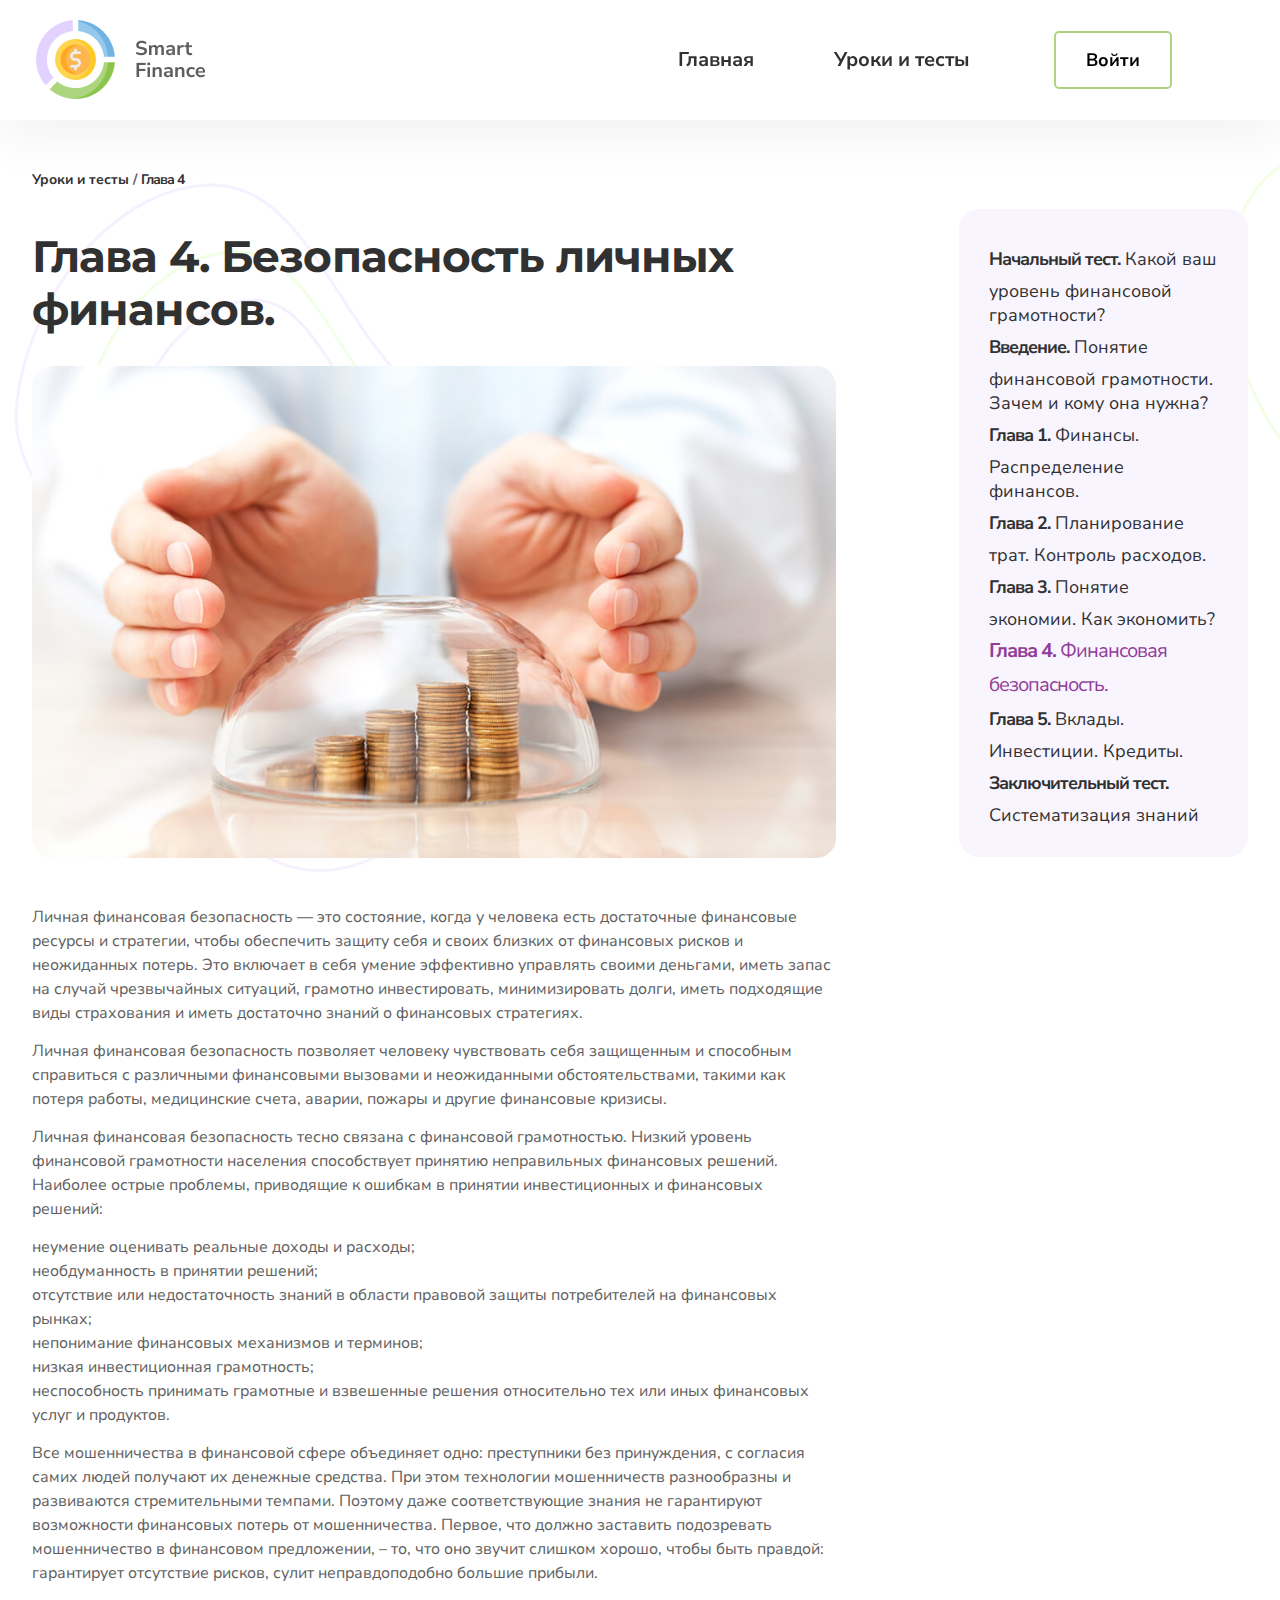
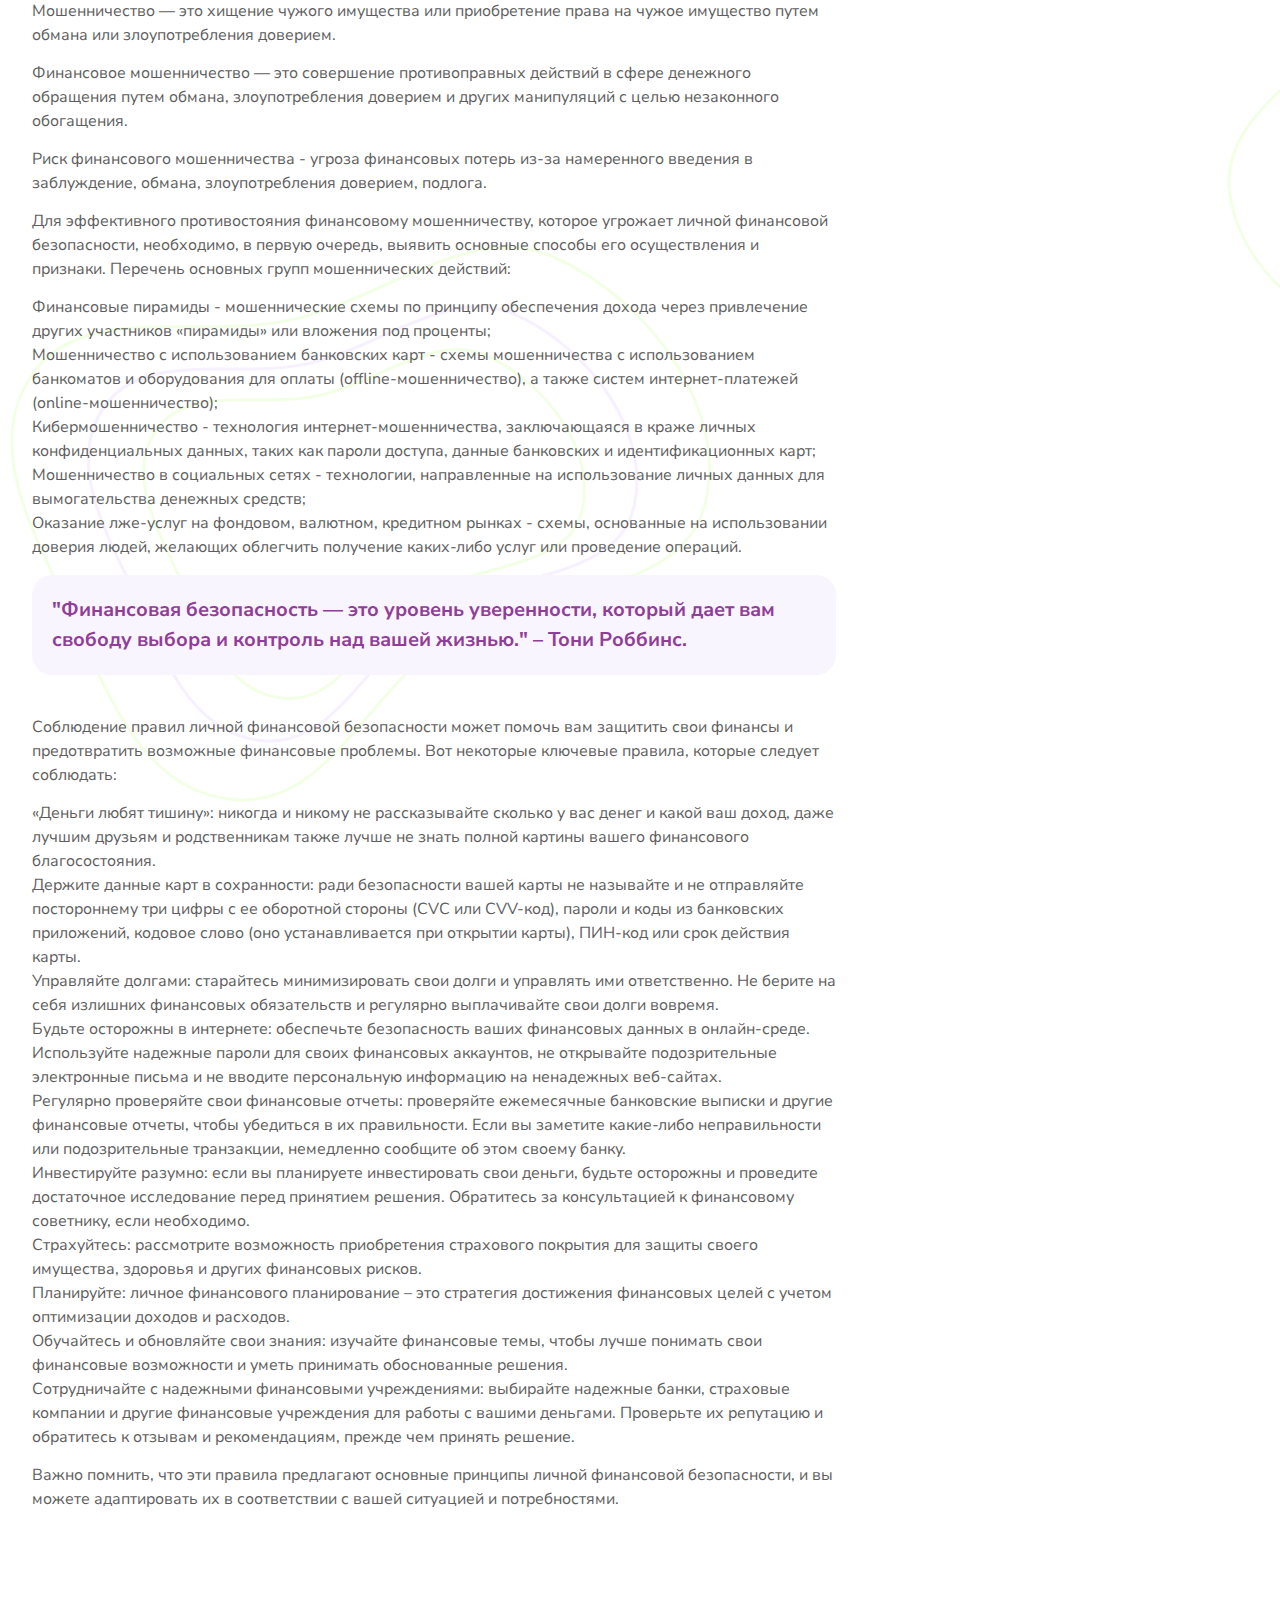
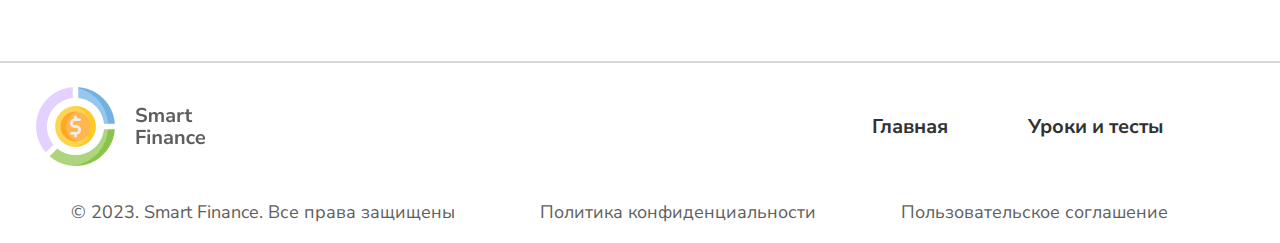
<file: index7.html>
<!DOCTYPE html>
<html lang="en">
<head>
    <meta charset="UTF-8">
    <meta name="viewport" content="width=device-width">
    <title>Lesson 4</title>
    <link rel="stylesheet" href="styles/style.css">
</head>
<body>
<section class="main">
    <header class="header">
        <div class="container">
            <div class="logo">
                <a href="index1.html">
                    <img src="images/logo.png" alt="Logo">
                </a>
            </div>
            <nav class="menu">
                <input type="checkbox" id="burger-checkbox" class="burger-checkbox">
                <label for="burger-checkbox" class="burger"></label>
                <ul class="menu-list">
                    <li class="menu-item">
                        <a href="index1.html" data-link="main">Главная</a>
                    </li>
                    <li class="menu-item">
                        <a href="index11.html" data-link="lessons">Уроки и тесты</a>
                    </li>
                </ul>
            </nav>
            <div class="access">
                <button class="button" id="access-button">Войти</button>
            </div>
        </div>
    </header>
</section>
<section class="text">
    <div class="container">
        <div class="lesson-container">
            <div class="breadcrumps">
                <p class="breadcrumps"><a href="index11.html">Уроки и тесты </a> / <span class="bold">Глава 4</span></p>
            </div>
            <h1 class="main-title">Глава 4. Безопасность личных финансов.</h1>
            <img src="images/image4.png" alt="" class="lesson-image">
            <div class="lesson-text">
                <p>Личная финансовая безопасность — это состояние, когда у человека есть достаточные финансовые ресурсы
                    и стратегии, чтобы обеспечить защиту себя и своих близких от финансовых рисков и неожиданных потерь.
                    Это включает в себя умение эффективно управлять своими деньгами, иметь запас на случай чрезвычайных
                    ситуаций, грамотно инвестировать, минимизировать долги, иметь подходящие виды страхования и иметь
                    достаточно знаний о финансовых стратегиях.
                </p>
                <p>Личная финансовая безопасность позволяет человеку чувствовать себя защищенным и способным справиться
                    с различными финансовыми вызовами и неожиданными обстоятельствами, такими как потеря работы,
                    медицинские счета, аварии, пожары и другие финансовые кризисы.
                </p>
                <p>Личная финансовая безопасность тесно связана с финансовой грамотностью. Низкий уровень финансовой
                    грамотности населения способствует принятию неправильных финансовых решений. Наиболее острые
                    проблемы, приводящие к ошибкам в принятии инвестиционных и финансовых решений:
                </p>
                <p>
                <ul>
                    <li>неумение оценивать реальные доходы и расходы;
                    </li>
                    <li>необдуманность в принятии решений;
                    </li>
                    <li>отсутствие или недостаточность знаний в области правовой защиты потребителей на финансовых
                        рынках;
                    </li>
                    <li>непонимание финансовых механизмов и терминов;
                    </li>
                    <li>низкая инвестиционная грамотность;
                    </li>
                    <li>неспособность принимать грамотные и взвешенные решения относительно тех или иных финансовых
                        услуг и продуктов.
                    </li>
                </ul>
                </p>
                <p> Все мошенничества в финансовой сфере объединяет одно: преступники без принуждения, с согласия самих
                    людей получают их денежные средства. При этом технологии мошенничеств разнообразны и развиваются
                    стремительными темпами. Поэтому даже соответствующие знания не гарантируют возможности финансовых
                    потерь от мошенничества. Первое, что должно заставить подозревать мошенничество в финансовом
                    предложении, – то, что оно звучит слишком хорошо, чтобы быть правдой: гарантирует отсутствие рисков,
                    сулит неправдоподобно большие прибыли.
                </p>
                <p> Мошенничество — это хищение чужого имущества или приобретение права на чужое имущество путем обмана
                    или злоупотребления доверием.
                </p>
                <p> Финансовое мошенничество — это совершение противоправных действий в сфере денежного обращения путем
                    обмана, злоупотребления доверием и других манипуляций с целью незаконного обогащения.
                </p>
                <p> Риск финансового мошенничества - угроза финансовых потерь из-за намеренного введения в заблуждение,
                    обмана, злоупотребления доверием, подлога.
                </p>
                <p> Для эффективного противостояния финансовому мошенничеству, которое угрожает личной финансовой
                    безопасности, необходимо, в первую очередь, выявить основные способы его осуществления и признаки.
                    Перечень основных групп мошеннических действий:
                </p>
                <p>
                <ul>
                    <li>Финансовые пирамиды - мошеннические схемы по принципу обеспечения дохода через привлечение
                        других участников «пирамиды» или вложения под проценты;
                    </li>
                    <li>Мошенничество с использованием банковских карт - схемы мошенничества с использованием
                        банкоматов и оборудования для оплаты (offline-мошенничество), а также систем интернет-платежей
                        (online-мошенничество);
                    </li>
                    <li>Кибермошенничество - технология интернет-мошенничества, заключающаяся в краже личных
                        конфиденциальных данных, таких как пароли доступа, данные банковских и идентификационных карт;
                    </li>
                    <li>Мошенничество в социальных сетях - технологии, направленные на использование личных данных для
                        вымогательства денежных средств;
                    </li>
                    <li>Оказание лже-услуг на фондовом, валютном, кредитном рынках - схемы, основанные на использовании
                        доверия людей, желающих облегчить получение каких-либо услуг или проведение операций.
                    </li>
                </ul>
                </p>
                <div class="quote">
                    <p class="lesson-quote">"Финансовая безопасность — это уровень уверенности, который дает вам свободу
                        выбора и контроль над вашей жизнью." – Тони Роббинс.
                    </p>
                </div>
                <p> Соблюдение правил личной финансовой безопасности может помочь вам защитить свои финансы и
                    предотвратить возможные финансовые проблемы. Вот некоторые ключевые правила, которые следует
                    соблюдать:
                </p>
                <p>
                <ul>
                    <li>«Деньги любят тишину»: никогда и никому не рассказывайте сколько у вас денег и какой ваш доход,
                        даже
                        лучшим друзьям и
                        родственникам также лучше не знать полной картины вашего финансового благосостояния.
                    </li>
                    <li>Держите данные карт в сохранности: ради безопасности вашей карты не называйте и не отправляйте
                        постороннему три цифры с ее
                        оборотной стороны (СVC или СVV-код), пароли и коды из банковских приложений, кодовое слово
                        (оно устанавливается при открытии карты), ПИН-код или срок действия карты.
                    </li>
                    <li>Управляйте долгами: старайтесь минимизировать свои долги и управлять ими ответственно.
                        Не берите на себя излишних финансовых обязательств и регулярно выплачивайте свои долги вовремя.
                    </li>
                    <li>Будьте осторожны в интернете: обеспечьте безопасность ваших финансовых данных в онлайн-среде.
                        Используйте надежные пароли для своих финансовых аккаунтов, не открывайте подозрительные
                        электронные письма и не вводите персональную информацию на ненадежных веб-сайтах.
                    </li>
                    <li>Регулярно проверяйте свои финансовые отчеты: проверяйте ежемесячные банковские выписки и другие
                        финансовые отчеты, чтобы убедиться в их правильности. Если вы заметите какие-либо неправильности
                        или подозрительные транзакции, немедленно сообщите об этом своему банку.
                    </li>
                    <li>Инвестируйте разумно: если вы планируете инвестировать свои деньги, будьте осторожны и проведите
                        достаточное исследование перед принятием решения. Обратитесь за консультацией к финансовому
                        советнику, если необходимо.
                    </li>
                    <li>Страхуйтесь: рассмотрите возможность приобретения страхового покрытия для защиты своего
                        имущества, здоровья и других финансовых рисков.
                    </li>
                    <li>Планируйте: личное финансового планирование – это стратегия достижения финансовых целей с учетом
                        оптимизации доходов и расходов.
                    </li>
                    <li>Обучайтесь и обновляйте свои знания: изучайте финансовые темы, чтобы лучше понимать свои
                        финансовые возможности и уметь принимать обоснованные решения.
                    </li>
                    <li>Сотрудничайте с надежными финансовыми учреждениями: выбирайте надежные банки, страховые компании
                        и другие финансовые учреждения для работы с вашими деньгами. Проверьте их репутацию и обратитесь
                        к отзывам и рекомендациям, прежде чем принять решение.
                    </li>
                </ul>
                </p>
                <p> Важно помнить, что эти правила предлагают основные принципы личной финансовой безопасности, и вы
                    можете адаптировать их в соответствии с вашей ситуацией и потребностями.
                </p>
            </div>
        </div>
         <div id="pinned-window">
            <nav class="pinned-window-menu">
                <ul class="pinned-window-list">
                    <li>
                        <a href="index5.html" class="pinned-window-item"><span class="bold">Начальный тест.</span> Какой
                            ваш
                            уровень финансовой грамотности?</a>
                    </li>
                    <li>
                            <a href="index3.html" class="pinned-window-item"><span class="bold">Введение.</span> Понятие
                                финансовой грамотности. Зачем и кому
                                она нужна?</a>
                    </li>
                    <li>
                        <a href="index2.html" class="pinned-window-item"><span class="bold">Глава 1.</span> Финансы.
                            Распределение финансов.</a>
                    </li>
                    <li>
                        <a href="index4.html" class="pinned-window-item"><span class="bold">Глава 2.</span> Планирование
                            трат.
                            Контроль расходов.</a>
                    </li>
                    <li>
                        <a href="index6.html" class="pinned-window-item"><span class="bold">Глава 3.</span> Понятие
                            экономии. Как
                            экономить?</a>
                    </li>
                    <li>
                        <div id="now-window-item">
                            <a href="index7.html" class="pinned-window-item"><span class="bold">Глава 4.</span>
                                Финансовая безопасность.</a>
                        </div>
                    </li>
                    <li>
                        <a href="index8.html" class="pinned-window-item"><span class="bold">Глава 5.</span> Вклады.
                            Инвестиции. Кредиты.</a>
                    </li>
                    <li>
                        <a href="index12.html" class="pinned-window-item"><span
                                class="bold">Заключительный тест. </span>
                            Систематизация знаний</a>
                    </li>
                </ul>
            </nav>
        </div>
    </div>
</section>

<section class="footer-all">
    <footer class="footer">
        <div class="container">
            <div class="logo">
                <img src="images/logo.png" alt="Logo">
            </div>
            <nav class="footer-menu menu">
                <ul class="menu-list">
                    <li class="menu-item">
                        <a href="index1.html" data-link="main">Главная</a>
                    </li>
                    <li class="menu-item">
                        <a href="index11.html" data-link="lessons">Уроки и тесты</a>
                    </li>
                </ul>
            </nav>
        </div>
    </footer>
    <section class="footer-second">
        <div class="container">
            <div class="footer-info">
                <p>© 2023. Smart Finance. Все права защищены</p>
                <p>Политика конфиденциальности</p>
                <p>Пользовательское соглашение</p>
            </div>
        </div>
    </section>
</section>
</body>
</html>
</file>
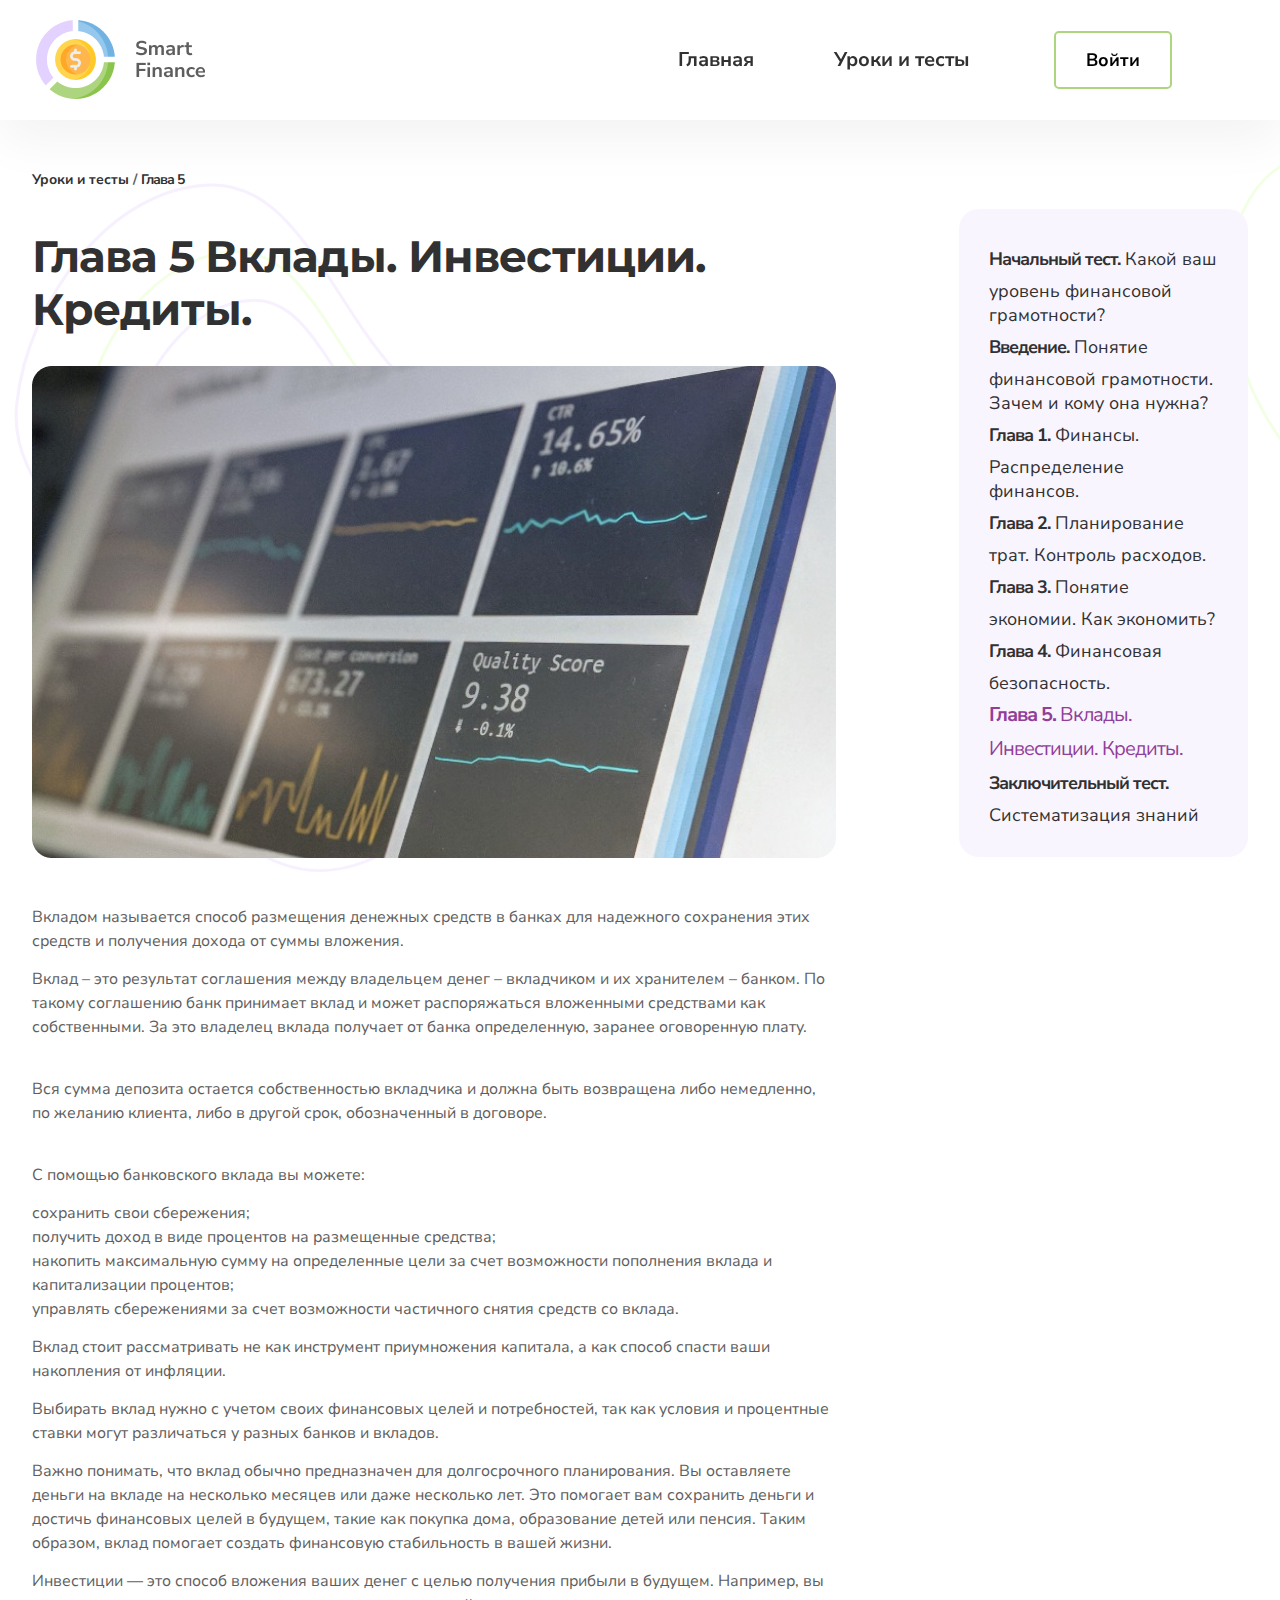
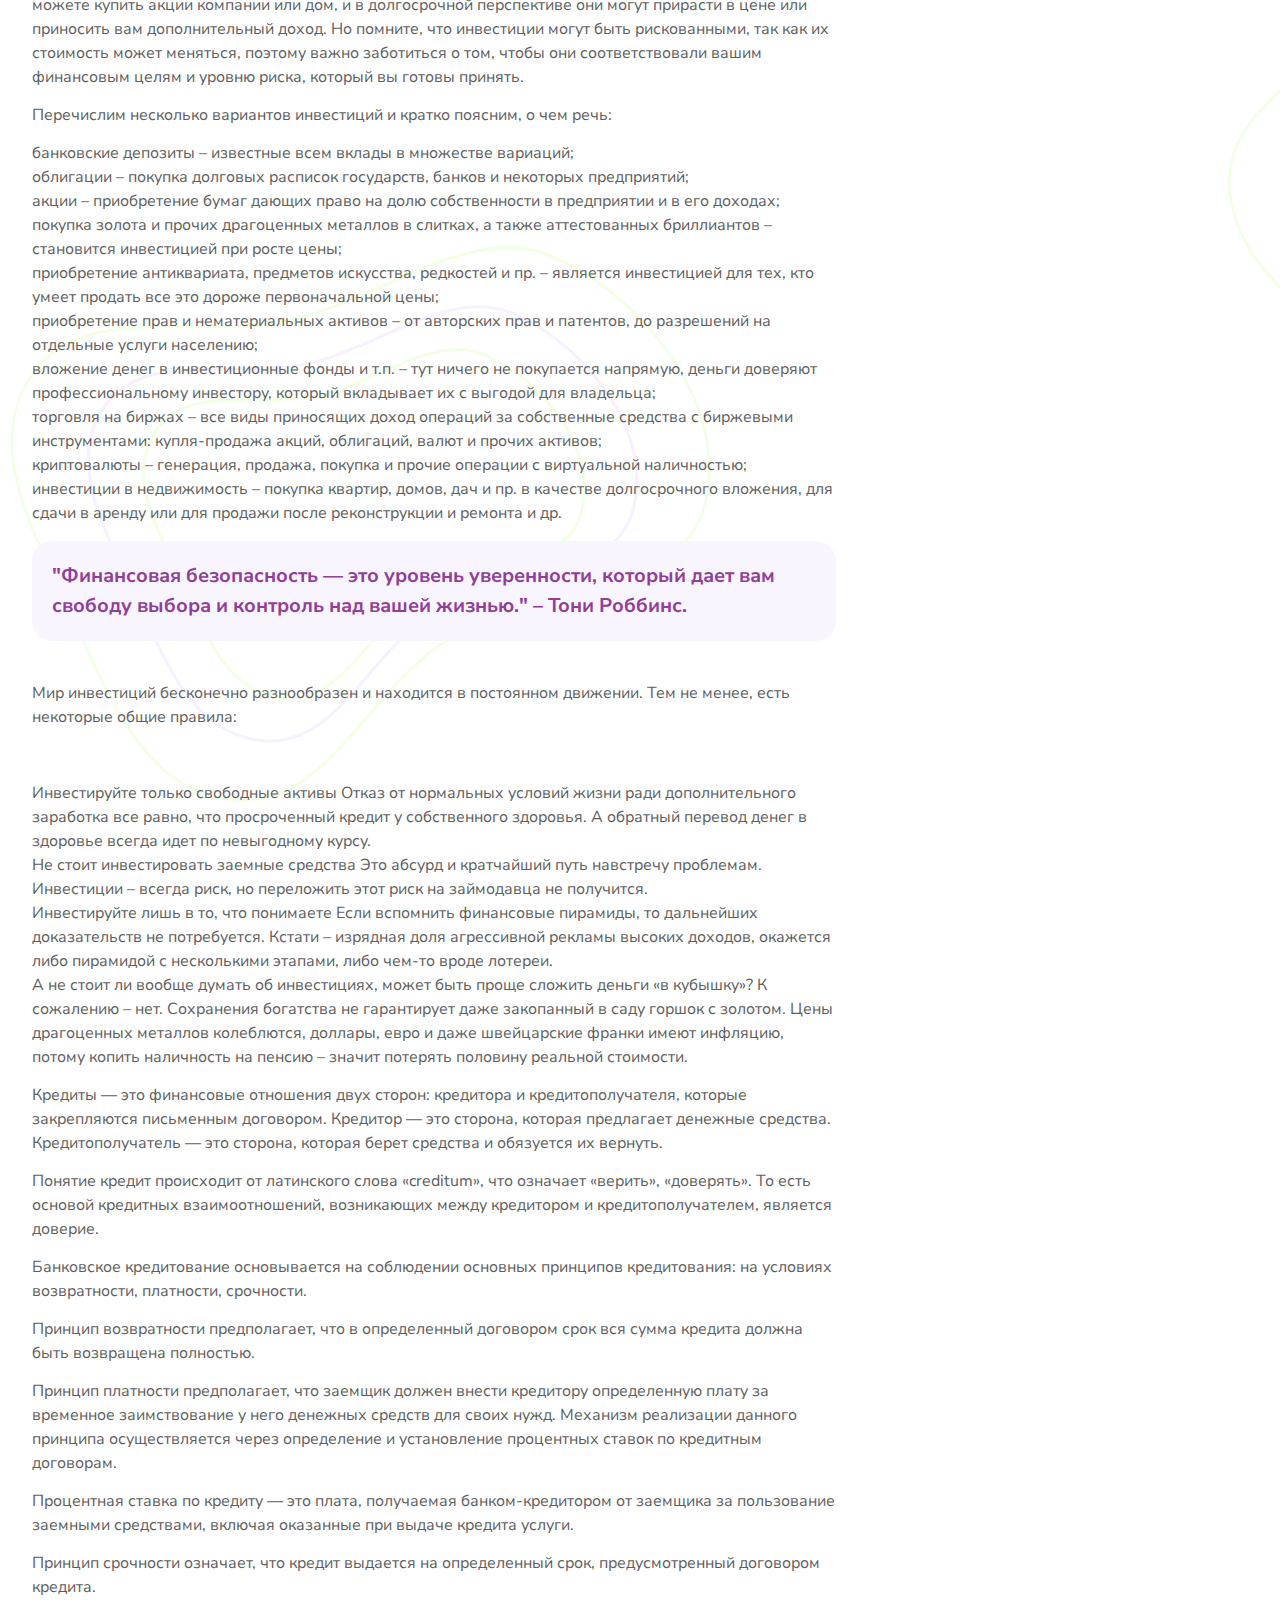
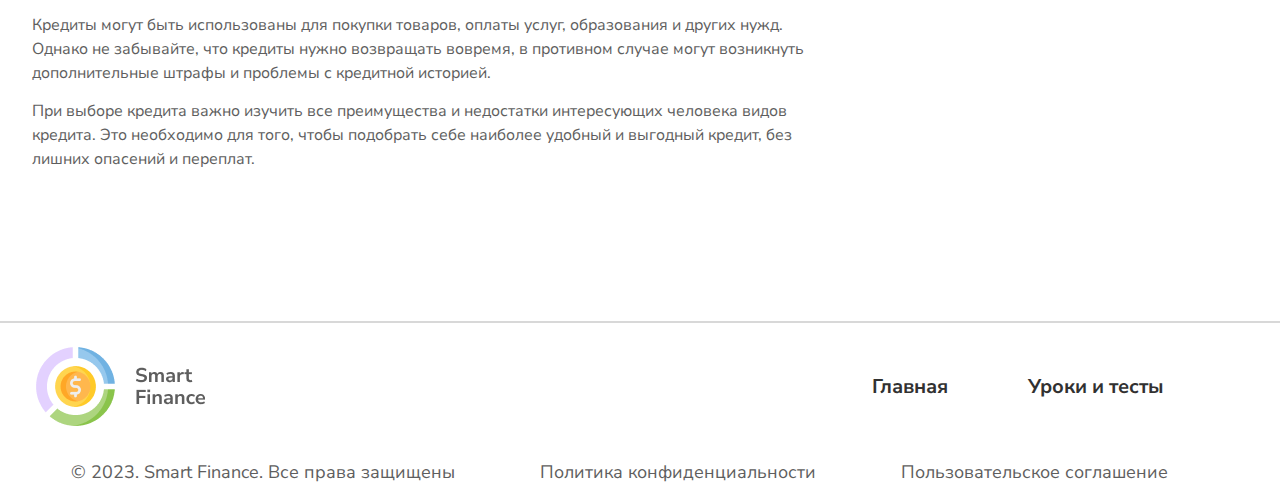
<file: index8.html>
<!DOCTYPE html>
<html lang="en">
<head>
    <meta charset="UTF-8">
    <meta name="viewport" content="width=device-width">
    <title>Lesson 5</title>
    <link rel="stylesheet" href="styles/style.css">
</head>
<body>
<section class="main">
    <header class="header">
        <div class="container">
            <div class="logo">
                <a href="index1.html">
                    <img src="images/logo.png" alt="Logo">
                </a>
            </div>
           <nav class="menu">
                <input type="checkbox" id="burger-checkbox" class="burger-checkbox">
                <label for="burger-checkbox" class="burger"></label>
                <ul class="menu-list">
                    <li class="menu-item">
                        <a href="index1.html" data-link="main">Главная</a>
                    </li>
                    <li class="menu-item">
                        <a href="index11.html" data-link="lessons">Уроки и тесты</a>
                    </li>
                </ul>
            </nav>
            <div class="access">
                <button class="button" id="access-button">Войти</button>
            </div>
        </div>
    </header>
</section>
<!--<section class="pinned-window">-->
<!--    <div class="container">-->
<!--    </div>-->
<!--</section>-->

<section class="text">
    <div class="container">
        <div class="lesson-container">
            <div class="breadcrumps">
                <p class="breadcrumps"><a href="index11.html">Уроки и тесты </a> / <span class="bold">Глава 5</span></p>
            </div>
            <h1 class="main-title">Глава 5 Вклады. Инвестиции. Кредиты.</h1>
            <img src="images/image5.png" alt="" class="lesson-image">
            <div class="lesson-text">
                <p>Вкладом называется способ размещения денежных средств в банках для надежного сохранения этих средств
                    и получения дохода от суммы вложения.
                </p>
                <p>Вклад – это результат соглашения между владельцем денег – вкладчиком и их хранителем – банком. По
                    такому соглашению банк принимает вклад и может распоряжаться вложенными средствами как собственными.
                    За это владелец вклада получает от банка определенную, заранее оговоренную плату.
                </p>
                <br>
                <p>Вся сумма депозита остается собственностью вкладчика и должна быть возвращена либо немедленно, по
                    желанию клиента, либо в другой срок, обозначенный в договоре.
                </p>
                <br>
                <p>С помощью банковского вклада вы можете:
                </p>
                <p>
                <ul>
                    <li>сохранить свои сбережения;
                    </li>
                    <li>получить доход в виде процентов на размещенные средства;
                    </li>
                    <li>накопить максимальную сумму на определенные цели за счет возможности пополнения вклада и
                        капитализации процентов;
                    </li>
                    <li>управлять сбережениями за счет возможности частичного снятия средств со вклада.
                    </li>
                </ul>
                </p>
                <p> Вклад стоит рассматривать не как инструмент приумножения капитала, а как способ спасти ваши
                    накопления от инфляции.
                </p>
                <p> Выбирать вклад нужно с учетом своих финансовых целей и потребностей, так как условия и процентные
                    ставки могут различаться у разных банков и вкладов.
                </p>
                <p> Важно понимать, что вклад обычно предназначен для долгосрочного планирования. Вы оставляете деньги
                    на вкладе на несколько месяцев или даже несколько лет. Это помогает вам сохранить деньги и достичь
                    финансовых целей в будущем, такие как покупка дома, образование детей или пенсия. Таким образом,
                    вклад помогает создать финансовую стабильность в вашей жизни.
                </p>
                <p> Инвестиции — это способ вложения ваших денег с целью получения прибыли в будущем. Например, вы
                    можете купить акции компании или дом, и в долгосрочной перспективе они могут прирасти в цене или
                    приносить вам дополнительный доход. Но помните, что инвестиции могут быть рискованными, так как их
                    стоимость может меняться, поэтому важно заботиться о том, чтобы они соответствовали вашим финансовым
                    целям и уровню риска, который вы готовы принять.
                </p>
                <p> Перечислим несколько вариантов инвестиций и кратко поясним, о чем речь:
                </p>
                <p>
                <ul>
                    <li>
                        банковские депозиты – известные всем вклады в множестве вариаций;
                    </li>
                    <li>
                        облигации – покупка долговых расписок государств, банков и некоторых предприятий;
                    </li>
                    <li>
                        акции – приобретение бумаг дающих право на долю собственности в предприятии и в его доходах;
                    </li>
                    <li>
                        покупка золота и прочих драгоценных металлов в слитках, а также аттестованных бриллиантов –
                        становится инвестицией при росте цены;
                    </li>
                    <li>
                        приобретение антиквариата, предметов искусства, редкостей и пр. – является инвестицией для тех,
                        кто умеет продать все это дороже первоначальной цены;
                    </li>
                    <li>
                        приобретение прав и нематериальных активов – от авторских прав и патентов, до разрешений на
                        отдельные услуги населению;
                    </li>
                    <li>
                        вложение денег в инвестиционные фонды и т.п. – тут ничего не покупается напрямую, деньги
                        доверяют профессиональному инвестору, который вкладывает их с выгодой для владельца;
                    </li>
                    <li>
                        торговля на биржах – все виды приносящих доход операций за собственные средства с биржевыми
                        инструментами: купля-продажа акций, облигаций, валют и прочих активов;
                    </li>
                    <li>
                        криптовалюты – генерация, продажа, покупка и прочие операции с виртуальной наличностью;
                    </li>
                    <li>
                        инвестиции в недвижимость – покупка квартир, домов, дач и пр. в качестве долгосрочного вложения,
                        для сдачи в аренду или для продажи после реконструкции и ремонта и др.
                    </li>
                </ul>
                </p>
                <div class="quote">
                    <p class="lesson-quote">"Финансовая безопасность — это уровень уверенности, который дает вам свободу
                        выбора и контроль над вашей жизнью." – Тони Роббинс.
                    </p>
                </div>
                <p> Мир инвестиций бесконечно разнообразен и находится в постоянном движении. Тем не менее, есть
                    некоторые общие правила:
                </p>
                <br>
                <p>
                <ul>
                    <li>Инвестируйте только свободные активы
                        Отказ от нормальных условий жизни ради дополнительного заработка все равно, что просроченный
                        кредит у собственного здоровья. А обратный перевод денег в здоровье всегда идет по невыгодному
                        курсу.
                    </li>
                    <li>Не стоит инвестировать заемные средства
                        Это абсурд и кратчайший путь навстречу проблемам. Инвестиции – всегда риск, но переложить этот
                        риск на займодавца не получится.
                    </li>
                    <li>Инвестируйте лишь в то, что понимаете
                        Если вспомнить финансовые пирамиды, то дальнейших доказательств не потребуется. Кстати –
                        изрядная доля агрессивной рекламы высоких доходов, окажется либо пирамидой с несколькими
                        этапами, либо чем-то вроде лотереи.
                    </li>
                    <li>А не стоит ли вообще думать об инвестициях, может быть проще сложить деньги «в кубышку»?
                        К сожалению – нет. Сохранения богатства не гарантирует даже закопанный в саду горшок с золотом.
                        Цены драгоценных металлов колеблются, доллары, евро и даже швейцарские франки имеют инфляцию,
                        потому копить наличность на пенсию – значит потерять половину реальной стоимости.
                    </li>
                </ul>
                </p>
                <p> Кредиты — это финансовые отношения двух сторон: кредитора и кредитополучателя, которые закрепляются
                    письменным договором. Кредитор — это сторона, которая предлагает денежные средства.
                    Кредитополучатель — это сторона, которая берет средства и обязуется их вернуть.
                </p>
                <p> Понятие кредит происходит от латинского слова «creditum», что означает «верить», «доверять». То есть
                    основой кредитных взаимоотношений, возникающих между кредитором и кредитополучателем, является
                    доверие.
                </p>
                <p> Банковское кредитование основывается на соблюдении основных принципов кредитования: на условиях
                    возвратности, платности, срочности.
                </p>
                <p> Принцип возвратности предполагает, что в определенный договором срок вся сумма кредита должна быть
                    возвращена полностью.
                </p>
                <p> Принцип платности предполагает, что заемщик должен внести кредитору определенную плату за временное
                    заимствование у него денежных средств для своих нужд. Механизм реализации данного принципа
                    осуществляется через определение и установление процентных ставок по кредитным договорам.
                </p>
                <p> Процентная ставка по кредиту — это плата, получаемая банком-кредитором от заемщика за пользование
                    заемными средствами, включая оказанные при выдаче кредита услуги.
                </p>
                <p> Принцип срочности означает, что кредит выдается на определенный срок, предусмотренный договором
                    кредита.
                </p>
                <p> Кредиты могут быть использованы для покупки товаров, оплаты услуг, образования и других нужд.
                    Однако не забывайте, что кредиты нужно возвращать вовремя, в противном случае могут возникнуть
                    дополнительные штрафы и проблемы с кредитной историей.
                </p>
                <p> При выборе кредита важно изучить все преимущества и недостатки интересующих человека видов кредита.
                    Это необходимо для того, чтобы подобрать себе наиболее удобный и выгодный кредит, без лишних
                    опасений и переплат.
                </p>
            </div>
        </div>
        <div id="pinned-window">
            <nav class="pinned-window-menu">
                <ul class="pinned-window-list">
                    <li>
                        <a href="index5.html" class="pinned-window-item"><span class="bold">Начальный тест.</span> Какой
                            ваш
                            уровень финансовой грамотности?</a>
                    </li>
                    <li>
                        <a href="index3.html" class="pinned-window-item"><span class="bold">Введение.</span> Понятие
                            финансовой грамотности. Зачем и кому
                            она нужна?</a>
                    </li>
                    <li>
                        <a href="index2.html" class="pinned-window-item"><span class="bold">Глава 1.</span> Финансы.
                            Распределение финансов.</a>
                    </li>
                    <li>
                        <a href="index4.html" class="pinned-window-item"><span class="bold">Глава 2.</span> Планирование
                            трат.
                            Контроль расходов.</a>
                    </li>
                    <li>
                        <a href="index6.html" class="pinned-window-item"><span class="bold">Глава 3.</span> Понятие
                            экономии. Как
                            экономить?</a>
                    </li>
                    <li>
                        <a href="index7.html" class="pinned-window-item"><span class="bold">Глава 4.</span>
                            Финансовая безопасность.</a>
                    </li>
                    <li>
                        <div id="now-window-item">
                            <a href="index8.html" class="pinned-window-item"><span class="bold">Глава 5.</span> Вклады.
                                Инвестиции. Кредиты.</a>
                        </div>
                    </li>
                    <li>
                        <a href="#" class="pinned-window-item"><span class="bold">Заключительный тест. </span>
                            Систематизация знаний</a>
                    </li>
                </ul>
            </nav>
        </div>
    </div>
</section>

<section class="footer-all">
    <footer class="footer">
        <div class="container">
            <div class="logo">
                <img src="images/logo.png" alt="Logo">
            </div>
            <nav class="footer-menu menu">
                <ul class="menu-list">
                    <li class="menu-item">
                        <a href="index1.html" data-link="main">Главная</a>
                    </li>
                    <li class="menu-item">
                        <a href="index11.html" data-link="lessons">Уроки и тесты</a>
                    </li>
                </ul>
            </nav>
        </div>
    </footer>
    <section class="footer-second">
        <div class="container">
            <div class="footer-info">
                <p>© 2023. Smart Finance. Все права защищены</p>
                <p>Политика конфиденциальности</p>
                <p>Пользовательское соглашение</p>
            </div>
        </div>
    </section>
</section>
</body>
</html>
</file>
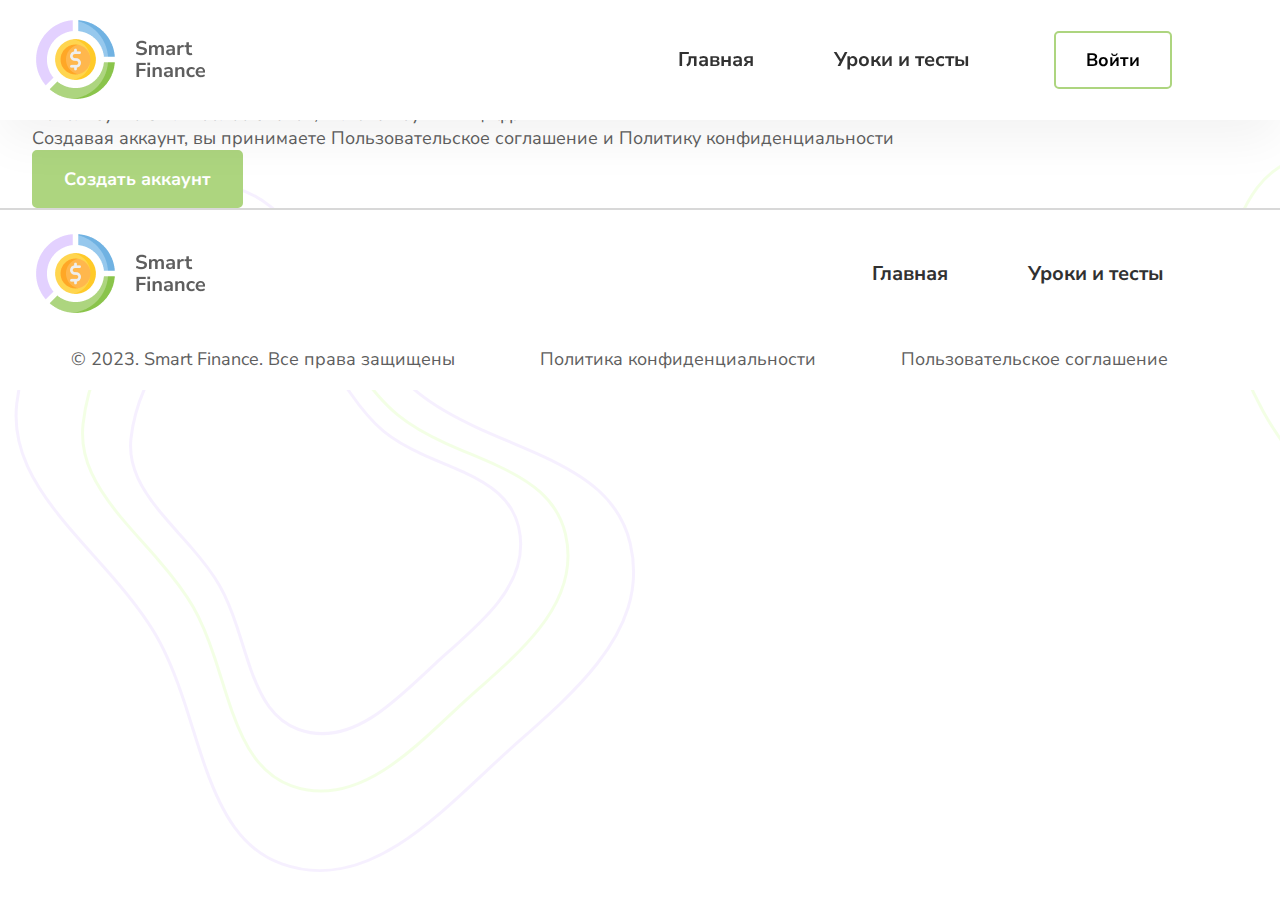
<file: index9.html>
<!DOCTYPE html>
<html lang="en">
<head>
    <meta charset="UTF-8">
    <meta name="viewport" content="width=device-width">
    <title>Registration</title>
    <link rel="stylesheet" href="styles/style.css">
</head>
<body>
<section class="main">
    <header class="header">
        <div class="container">
            <div class="logo">
                <a href="index1.html">
                    <img src="images/logo.png" alt="Logo">
                </a>
            </div>
            <nav class="menu">
                <input type="checkbox" id="burger-checkbox" class="burger-checkbox">
                <label for="burger-checkbox" class="burger"></label>
                <ul class="menu-list">
                    <li class="menu-item">
                        <a href="index1.html" data-link="main">Главная</a>
                    </li>
                    <li class="menu-item">
                        <a href="index11.html" data-link="lessons">Уроки и тесты</a>
                    </li>
                </ul>
            </nav>
            <div class="access">
                <button class="button" id="access-button">Войти</button>
            </div>
        </div>
    </header>
</section>

<section class="registration">
    <div class="container">
        <h1 class="all-title">Создайте аккаунт</h1>
        <p>Уже зарегистрированы? <span class="entrance"> Войти </span></p>
        <div class="input-info">
            <label>Как мы можем к вам обращаться?
                <input type="text" size="10">
            </label>
            <label>Укажите вашу электронную почту
                <input type="text" size="10">
            </label>
            <label>Создайте пароль
                <input type="text" size="10">
                <p>Используйте 8 или более знаков, включая буквы и цифры</p>
            </label>
        </div>
        <p>Создавая аккаунт, вы принимаете Пользовательское соглашение и Политику конфиденциальности</p>
        <button class="button" id="main-action-button">Создать аккаунт</button>
    </div>
</section>

<section class="footer-all">
    <footer class="footer">
        <div class="container">
            <div class="logo">
                <img src="images/logo.png" alt="Logo">
            </div>
            <nav class="footer-menu menu">
                <ul class="menu-list">
                    <li class="menu-item">
                        <a href="index1.html" data-link="main">Главная</a>
                    </li>
                    <li class="menu-item">
                        <a href="index11.html" data-link="lessons">Уроки и тесты</a>
                    </li>
                </ul>
            </nav>
        </div>
    </footer>
    <section class="footer-second">
        <div class="container">
            <div class="footer-info">
                <p>© 2023. Smart Finance. Все права защищены</p>
                <p>Политика конфиденциальности</p>
                <p>Пользовательское соглашение</p>
            </div>
        </div>
    </section>
</section>
</body>
</html>
</file>
<file: styles/style.css>
* {
    margin: 0;
    padding: 0;
}

@font-face {
    font-family: Nunito Sans;
    src: url("../fonts/NunitoSans-VariableFont_YTLC,opsz,wdth,wght.ttf");
}

@font-face {
    font-family: Montserrat;
    src: url("../fonts/Montserrat-VariableFont_wght.ttf");
}

body {
    font-family: Nunito Sans;
    color: rgba(94, 94, 94, 1);
    font-size: 18px;
    cursor: auto;
    background: url("../images/fon.svg") no-repeat;

}

a {
    text-decoration: none;
    color: rgba(49, 49, 49, 1)
}

li {
    list-style-type: none;
}

.container {
    max-width: 1216px;
    margin: 0 auto;
    height: auto;
}

.button {
    font-family: Nunito Sans;
    font-size: 18px;
    font-weight: 700;
    display: flex;
    padding: 15px 30px;
    justify-content: center;
    align-items: center;
    gap: 10px;
    border-radius: 5px;
    border: rgba(173, 213, 127, 1) 2px solid;
    background: rgba(255, 255, 255, 1);
}

.all-title {
    width: auto;
    margin: auto;
    text-align: left;
    font-family: Montserrat;
    font-size: 36px;
    font-weight: 600;
    color: rgba(49, 49, 49, 1);
    line-height: 150%;
}


.bold {
    color: rgba(49, 49, 49, 1);
    font-weight: bold;
    line-height: 40px;
    letter-spacing: -1px;
}

.main {
    overflow: hidden;
}

/*header*/

.header {
    z-index: 3;
    position: fixed;
    width: 100%;
    padding: 16px 0 17px 0;
    background-color: white;
    box-shadow: 0px 20px 50px rgba(0, 0, 0, 0.05);
}

.header .container,
.footer .container {
    display: flex;
    align-items: center;
}

.logo img {
    vertical-align: bottom;
}

.menu {
    margin-left: 472px;
    font-weight: 700;
    display: inline-flex;
    align-items: center;
}

.menu-list {
    list-style: none;
    display: flex;
    width: 376px;
}

.menu-item {
    margin-right: 80px;
    font-size: 20px;
    color: rgba(49, 49, 49, 1);
}

.menu-item a:hover {
    border-bottom: rgba(173, 213, 127, 1) solid;
}

/*footer*/

.footer-all {
    height: 160px;
    border-top: 2px solid rgba(216, 216, 216, 1);
    padding-top: 20px;
    background-color: white;
}

.footer-menu,
.footer-info {
    margin-left: auto;
    margin-right: 0px;
    text-align: right;
}

.footer-info p {
    margin-top: 30px;
    margin-right: 80px;
    display: inline-flex;
    align-items: center;
    margin-left: auto;
    text-align: center;
}

/*index1*/

.main-content {
    padding-top: 100px;
    padding-bottom: 60px;
    margin-top: 100px;
}

.main-content .container {
    position: relative;
    height: 442px;
    display: flex;
}

.main-info {
    max-width: 694px;
}

.main-title {
    font-family: Montserrat;
    color: rgba(49, 49, 49, 1);
    font-size: 44px;
    line-height: 120%;
    letter-spacing: -0.88px;
    margin-bottom: 30px;
}

.main-text {
    line-height: 150%;
    margin-bottom: 30px;
}

.main-image {
    margin-left: 73px;
}

#main-action-button {
    background-color: rgba(173, 213, 127, 1);
    color: rgba(255, 255, 255, 1);
    cursor: pointer;
}

.test .container {
    display: flex;
    align-items: center;
    background-color: rgba(249, 245, 255, 1);
    height: 130px;
    border-radius: 20px;
}

.test {
    padding: 43px 0 43px 0;
}

.test-image img {
    vertical-align: bottom;
    margin: 30px;
}

.test-info {
    display: flex;
    align-items: center;
}

.test-text {
    font-size: 22px;
    font-weight: 400;
}

#test-button {
    margin-left: auto;
    margin-right: 30px;
}

.steps {
    padding-top: 150px;
    padding-bottom: 150px;
}

.steps-slogan {
    width: 495px;
    margin: 20px auto 42px auto;
    font-size: 18px;
    font-weight: 400;
    line-height: 150%;
    text-align: center;
}

.step {
    margin: 8px;
}

.steps-title {
    text-align: center;
}

.step-items {
    display: grid;
    margin: auto;
    gap: 42px;
    grid-template-columns: repeat(3, 370px);
    justify-content: center;
}

.step-item {
    text-align: center;
}

.step-item-title {
    margin: 20px 0;
}

.lesson-item-title {
    color: #5E5E5E;
    font-size: 20px;
    font-weight: 400;
    line-height: 140%;
    /* 28px */
}

.lesson-item-text {
    margin: 0 0 20px 0;
    color: #313131;
    font-size: 24px;
    font-weight: 700;
    line-height: 120%;
    /* 33.6px */
}

.step-line1 {
    position: absolute;
    margin-left: 326px;
    margin-top: 73px;
    width: 130px;
    height: 2px;
    border-radius: 1px;
    background: rgba(216, 216, 216, 1);
}

.step-line2 {
    position: absolute;
    margin-left: 738px;
    margin-top: 73px;
    width: 130px;
    height: 2px;
    border-radius: 1px;
    background: rgba(216, 216, 216, 1);
}

.step-item-title {
    font-size: 24px;
    font-weight: 700;
    line-height: 140%;
}

.step-item-text {
    text-align: center;
    font-size: 18px;
    font-weight: 400;
    line-height: 150%;
}

.lessons-title {
    margin-left: 0;
    text-align: left;
}

.lesson-items {
    padding-top: 50px;
    display: grid;
    margin: auto;
    gap: 20px;
    grid-template-columns: repeat(3, 392px);
    justify-content: center;
    padding-bottom: 150px;
}

.lesson-item {
    text-align: left;
    font-size: 24px;
}

/*lessons*/

.text .container {
    display: flex;
    align-items: flex-start;
    gap: 123px;
    margin-top: 100px;
}

.lesson-container {
    width: 804px;
    font-size: 16px;
    font-weight: 400;
    line-height: 150%;
    text-align: left;
}

.breadcrumps {
    margin: 60px 0 30px 0;
    font-size: 14px;
    font-weight: 700;
}

.lesson-text {
    margin: 40px 0 150px 0;
}

.lesson-text p,
label {
    margin: 0 0 14px;
}

#pinned-window {
    width: 229px;
    padding: 30px;
    border-radius: 20px;
    background: #F9F5FF;
    margin-top: 109px;
}

#now-window-item .pinned-window-item {
    color: #913E98;
    font-size: 20px;
    font-weight: 400;
    line-height: 140%;
    letter-spacing: -1px;
}

#now-window-item span {
    color: #913E98;
    font-weight: bold;
    line-height: 40px;
    letter-spacing: -1px;
}

.quote {
    border-radius: 20px;
    background: #F9F5FF;
    margin: 16px 0 40px;
}

.lesson-quote {
    padding: 20px;
    color: #913E98;
    font-size: 20px;
    font-weight: 700;
    line-height: 150%;
}

.little-lessons-title {
    color: #313131;
    font-size: 24px;
    font-weight: 600;
    line-height: 150%;
    margin: 30px 0 20px;
}

.lesson-container li {
    list-style-position: inside;
}

/*ТЕСТЫ*/

#test-list {
    border-radius: 20px;
    border: 3px solid #913E98;
    background: #FFF;
    padding: 30px 30px 30px 30px;
    margin-bottom: 150px;
}

.test-question {
    color: #313131;
    font-size: 20px;
    ;
    font-weight: 600;
    line-height: 140%;
    margin: 32px 30px 10px 0;
}

.lesson-container label {
    margin-top: 8px;
}

#test-list #main-action-button {
    margin-top: 30px;
}

/*кнопки*/
#test-list input {
    /*display: none;*/
}

#test-list input:before {
    background: #913E98;
}


/*index11*/

.list .all-title {
    margin: 60px 0 40px 0;
}

.list-items {
    width: 1216px;
    display: inline-flex;
    flex-direction: column;
    gap: 30px;
    margin-bottom: 150px;
}

.list-item {
    display: flex;
    align-items: flex-start;
    gap: 50px;
    border-radius: 20px;
    border: 2px solid #E7E7E7;
    background: #FFF;
}

.list-item-text {
    padding: 20px 0px;
}

.lesson-test-result {
    display: flex;
    align-items: center;
    gap: 10px;
    margin-top: 109px;
    /*color: ;*/
}


/*АДАПТАЦИЯ*/
.burger-checkbox {
    display: none;
}

@media (max-width: 1217px) {
    .container {
        max-width: 1096px;
    }

    .menu {
        margin-left: 360px;
    }

    .step-line1,
    .step-line2 {
        display: none;
    }

    .step-items {
        display: flex;
        flex-direction: column;
        align-items: center;
    }

    .lesson-items {
        grid-template-columns: repeat(2, 392px);
    }

    .footer-info p {
        margin-top: 10px;
        display: block;
    }
}

@media (max-width: 1041px) {
    .container {
        max-width: 960px;
        justify-content: center;
    }

    .menu {
        margin-left: 180px;
    }

    .lessons-title {
        text-align: center;
    }

    .list-items {
        width: 98%;
    }

    .list-item-text {
        padding: 20px 20px 20px 0;
    }

    #pinned-window {
        display: none;
    }
}

@media (max-width: 768px) {
    body .lock{
        overflow: hidden;
    }
    .container {
        max-width: 90%;
    }

    .lesson-items {
        grid-template-columns: repeat(1, 392px);
    }

    .main-title {
        font-size: 32px;
    }

    .step-line1,
    .step-line2,
    .main-image,
    .access {
        display: none;
    }

    .steps-slogan {
        width: 100%;
    }

    .steps .container {
        max-width: 90%;
    }

    .step-items {
        display: flex;
        flex-direction: column;
        align-items: center;
    }

    .test .container {
        padding: 14px;
        height: 302px;
        display: block;
    }

    .footer .container {
        display: revert;
    }

    .footer-info p {
        margin-top: 30px;
        margin-right: 0px;
        display: block;
    }

    #test-button {
        margin-top: 20px;
        margin-left: 0;
    }

    .test {
        padding: 0;
    }

    .main-content {
        padding: 80px 0 0 0;
    }

    .steps {
        padding: 80px 0;
    }

    .list-item {
        display: block;
        width: 402px;
    }
    .list-item-text {
        padding: 20px;
    }
    
    .list-item-image {
        width: 100%
    }
    .lesson-container {
        width: 90%;
    }
    .lesson-image {
        width: 100%;
    }
    /*Бургер меню*/
    .menu {
        margin-left: 60px;
    }

    .menu-list {
        position: fixed;
        top: 120px;
        left: 0;
        width: 100%;
        height: 100%;
        background-color: rgba(49, 49, 49);
        transform: translateX(-100%);
        transition: .3s;
        z-index: 10;
        text-align: center;
    }

    .menu-item a {
        color: #ffffff;
    }

    .menu-list li {
        margin-top: 20px;
        margin-bottom: 20px;
        text-align: center;
        width: 100%;
    }

    .burger-checkbox {
        position: absolute;
        visibility: hidden;
    }

    .burger {
        position: relative;
        z-index: 1;
        cursor: pointer;
        display: block;
        position: relative;
        border: none;
        background: transparent;
        width: 40px;
        height: 26px;
    }

    .burger::before,
    .burger::after {
        content: '';
        left: 0;
        position: absolute;
        display: block;
        width: 100%;
        height: 4px;
        border-radius: 10px;
        background: rgba(49, 49, 49, 1);
    }

    .burger::before {
        top: 0;
        box-shadow: 0 11px 0 rgba(49, 49, 49, 1);
        transition: box-shadow .3s .15s, top .3s .15s, transform .3s;
    }

    .burger::after {
        bottom: 0;
        transition: bottom .3s .15s, transform .3s;
    }

    .burger-checkbox:checked+.burger::before {
        top: 11px;
        transform: rotate(45deg);
        box-shadow: 0 6px 0 rgba(0, 0, 0, 0);
        transition: box-shadow .15s, top .3s, transform .3s .15s;
    }

    .burger-checkbox:checked+.burger::after {
        bottom: 11px;
        transform: rotate(-45deg);
        transition: bottom .3s, transform .3s .15s;
    }

    .menu-item {
        display: block;
        padding: 8px;
        color: white;
        font-size: 18px;
        text-align: center;
        text-decoration: none;
        margin-right: 0px;
    }

    .menu-item:hover {
        background: rgba(255, 255, 255, .2)
    }

    .burger-checkbox:checked~.menu-list {
        transform: translateX(0);
        flex-direction: column;
        align-items: center;
    }
}

@media (max-width: 441px) {
    body {
        font-size: 16px;

    }

    .lesson-items {
        grid-template-columns: repeat(1, 260px);
    }

    .lesson-item-image {
        width: 260px;
    }
    
    .list-item {
    display: block;
    width: 322px;
}
}
</file>
